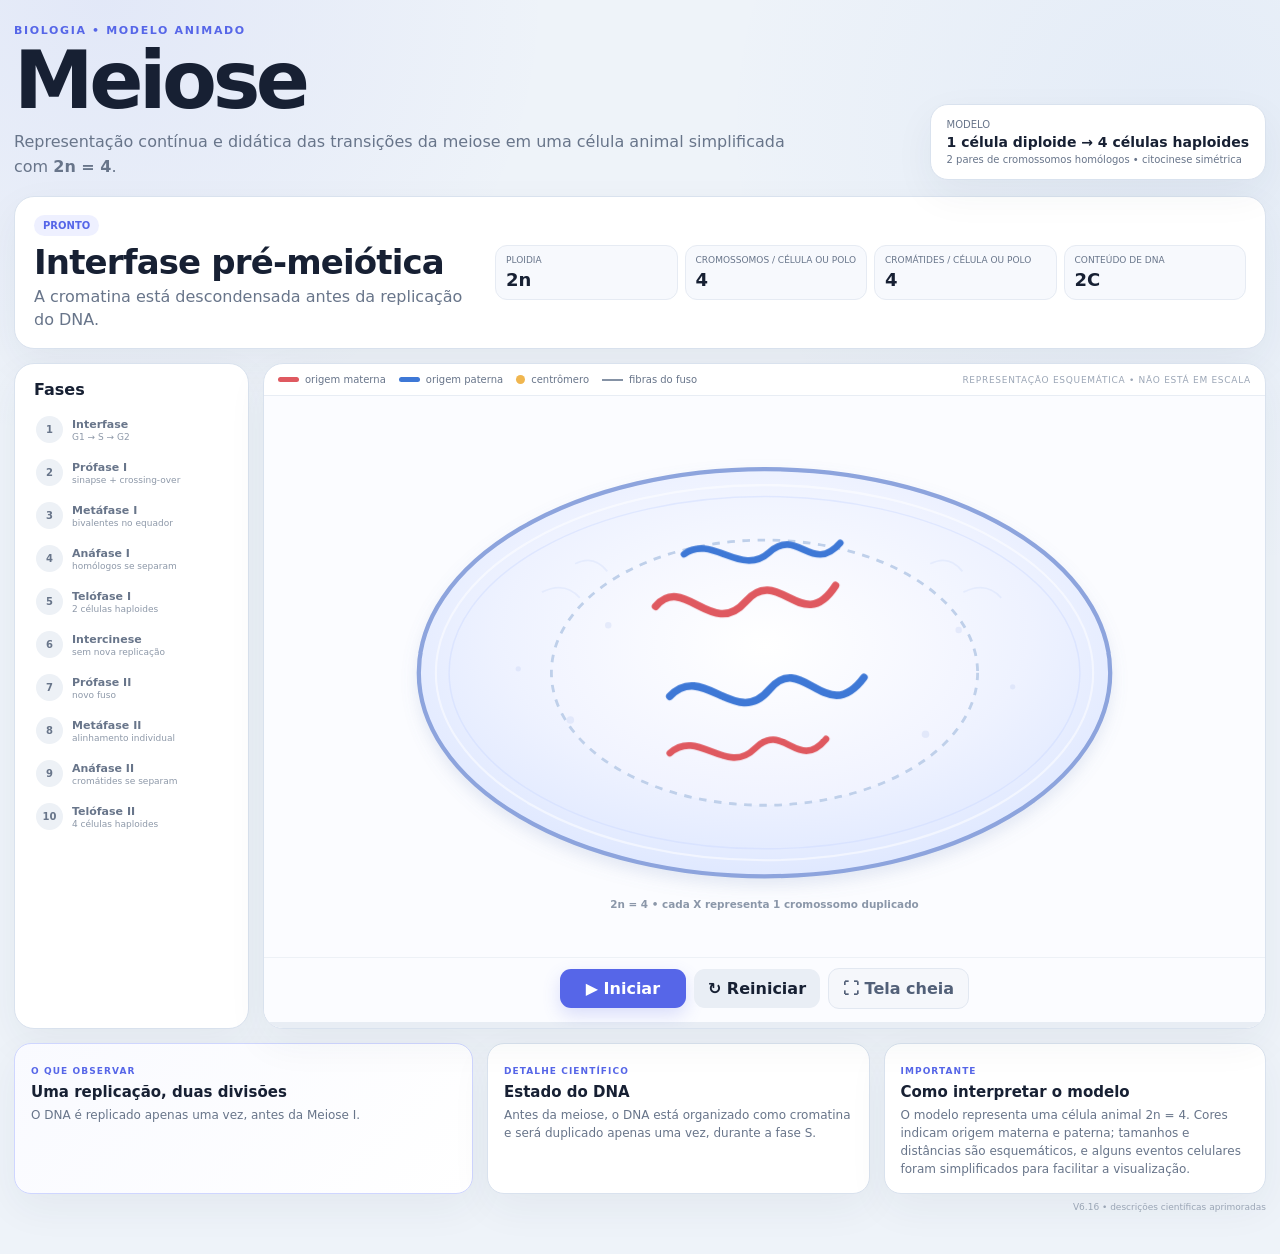
<file: index.html>
<!doctype html>
<html lang="pt-BR">
<head>
<meta charset="utf-8">
<meta name="viewport" content="width=device-width,initial-scale=1">
<meta name="theme-color" content="#eef3f9">
<title>Meiose — animação científica V6</title>
<style>
*{box-sizing:border-box}
:root{
  --bg:#eef3f9;--card:#ffffff;--ink:#172033;--muted:#68758a;--line:#d9e2ee;
  --accent:#5666e8;--accent2:#7b88ff;--soft:#eef0ff;--red:#df5960;--blue:#3e78d6;
  --gold:#f0b64f;--spindle:#8592a5;--green:#16845b;
}
html{scroll-behavior:smooth}
body{
  margin:0;color:var(--ink);
  font-family:Inter,ui-sans-serif,system-ui,-apple-system,BlinkMacSystemFont,"Segoe UI",sans-serif;
  background:
    radial-gradient(circle at 8% 0%,rgba(86,102,232,.08),transparent 26%),
    radial-gradient(circle at 92% 10%,rgba(62,120,214,.06),transparent 28%),
    var(--bg);
}
.page{width:min(1320px,calc(100% - 28px));margin:24px auto 42px}
.hero{display:flex;justify-content:space-between;gap:26px;align-items:flex-end;margin-bottom:16px}
.kicker{margin:0 0 7px;color:var(--accent);font-size:11px;font-weight:900;letter-spacing:.15em}
h1{margin:0;font-size:clamp(46px,7vw,80px);line-height:.93;letter-spacing:-.055em}
.hero .desc{max-width:790px;margin:12px 0 0;color:var(--muted);line-height:1.55}
.model-card,.status-card,.timeline,.animation-card,.note-card{
  background:var(--card);border:1px solid var(--line);box-shadow:0 14px 40px rgba(32,49,78,.055)
}
.model-card{min-width:275px;padding:14px 16px;border-radius:18px}
.model-card span,.model-card small{display:block;color:var(--muted);font-size:10px}
.model-card strong{display:block;margin:4px 0;font-size:14px}

.status-card{
  display:flex;justify-content:space-between;align-items:center;gap:22px;
  padding:17px 19px;border-radius:20px;margin-bottom:14px;
  min-height:118px
}
.status-copy{flex:1;min-width:0;min-height:84px}
.status-copy p{min-height:42px}
.stage-tag{display:inline-block;padding:5px 9px;border-radius:999px;background:var(--soft);color:var(--accent);font-size:10px;font-weight:900}
h2{margin:6px 0 3px;font-size:clamp(23px,3vw,34px);letter-spacing:-.025em}
.status-copy p{margin:0;color:var(--muted);line-height:1.45;max-width:720px}
.metrics{display:grid;grid-template-columns:repeat(4,1fr);gap:7px}
.metric{min-width:108px;padding:9px 10px;border-radius:12px;background:#f7f9fd;border:1px solid #e6ebf3}
.metric span{display:block;color:var(--muted);font-size:9px;line-height:1.2}
.metric strong{display:block;margin-top:3px;font-size:18px}

.layout{display:grid;grid-template-columns:235px minmax(0,1fr);gap:14px}
.timeline{border-radius:20px;padding:14px}
.timeline h3{margin:2px 5px 10px;font-size:16px}
.timeline ol{list-style:none;padding:0;margin:0;display:grid;gap:2px}
.timeline li{display:flex;align-items:center;gap:9px;padding:7px;border-radius:12px;color:var(--muted);transition:.2s}
.timeline li b{display:grid;place-items:center;flex:0 0 27px;width:27px;height:27px;border-radius:50%;background:#edf1f6;font-size:10px}
.timeline li strong,.timeline li small{display:block}
.timeline li strong{font-size:11px}.timeline li small{font-size:9px;margin-top:1px;color:#8e99a9}
.timeline li.active{background:var(--soft);color:var(--ink)}
.timeline li.active b{background:var(--accent);color:#fff}
.timeline li.done b{background:#dff3eb;color:var(--green)}

.animation-card{border-radius:20px;overflow:hidden;contain:layout paint;transform:translateZ(0)}
.legend-bar{
  display:flex;justify-content:space-between;gap:12px;align-items:center;
  padding:10px 14px;border-bottom:1px solid #e8edf4;color:var(--muted);font-size:10px
}
.legend{display:flex;flex-wrap:wrap;gap:13px}
.legend span{display:flex;align-items:center;gap:6px}
.swatch{display:inline-block;width:21px;height:5px;border-radius:999px}
.swatch.red{background:var(--red)}.swatch.blue{background:var(--blue)}
.dot{display:inline-block;width:9px;height:9px;border-radius:50%;background:var(--gold)}
.line{display:inline-block;width:21px;height:2px;background:var(--spindle)}
.schematic{font-size:9px;text-transform:uppercase;letter-spacing:.08em;color:#9ba6b6}
.scene-wrap{background:#fbfcff;padding:2px 8px 0}
#scene{display:block;width:100%;height:auto;max-height:620px;min-height:450px;shape-rendering:geometricPrecision;transform:translateZ(0)}
.svg-label{fill:#5666e8;font-size:17px;font-weight:900}
.svg-small{fill:#566277;font-size:13px;font-weight:780}
.svg-bottom{fill:#657188;font-size:13px;font-weight:900;letter-spacing:.045em}
.svg-hint{fill:#8b97a9;font-size:11px;font-weight:700}

.controls{
  display:flex;justify-content:center;align-items:center;gap:8px;flex-wrap:wrap;
  padding:10px 14px 13px;background:#fbfcff;border-top:1px solid #edf1f6
}
button{font:inherit}
button{border:0;border-radius:11px;padding:10px 14px;font-weight:850;cursor:pointer}
.primary{background:var(--accent);color:#fff;box-shadow:0 7px 18px rgba(86,102,232,.2);min-width:126px}
.secondary{background:#e9eef5;color:var(--ink)}
.ghost{background:#f5f7fb;color:#526078;border:1px solid #e2e8f1}
button:disabled{opacity:.5;cursor:default}
.progress{height:6px;background:#e8edf4}
#bar{height:100%;width:0;background:linear-gradient(90deg,var(--accent),var(--accent2));transition:width .6s cubic-bezier(.4,0,.2,1)}

.notes{display:grid;grid-template-columns:1.2fr 1fr 1fr;gap:14px;margin-top:14px}
.note-card{border-radius:17px;padding:15px 16px;min-height:148px}
.note-card>span{font-size:9px;color:var(--accent);font-weight:900;letter-spacing:.12em}
.note-card h3{margin:5px 0 5px;font-size:15px}
.note-card p{margin:0;color:var(--muted);line-height:1.5;font-size:12px}
.note-card.focus{border-color:#cfd6ff;background:linear-gradient(135deg,#f9faff,#fff)}
.version{text-align:right;color:#9aa5b5;font-size:9px;margin-top:8px}

@media(max-width:1020px){
  .status-card{display:block}.metrics{margin-top:13px}.layout{grid-template-columns:1fr}.timeline{order:2}
  .timeline ol{grid-template-columns:repeat(2,1fr)}
}
@media(max-width:740px){
  .status-card,.status-copy,.note-card{min-height:0}
  .hero{display:block}.model-card{margin-top:13px}.metrics{grid-template-columns:repeat(2,1fr)}
  .notes{grid-template-columns:1fr}.timeline ol{grid-template-columns:1fr}.legend-bar{display:block}
  .schematic{display:block;margin-top:7px}#scene{min-height:360px}
}
</style>
</head>
<body>
<main class="page">
<header class="hero">
  <div>
    <p class="kicker">BIOLOGIA • MODELO ANIMADO</p>
    <h1>Meiose</h1>
    <p class="desc">Representação contínua e didática das transições da meiose em uma célula animal simplificada com <strong>2n = 4</strong>.</p>
  </div>
  <div class="model-card">
    <span>MODELO</span>
    <strong>1 célula diploide → 4 células haploides</strong>
    <small>2 pares de cromossomos homólogos • citocinese simétrica</small>
  </div>
</header>

<section class="status-card">
  <div class="status-copy">
    <span id="stageTag" class="stage-tag">PRONTO</span>
    <h2 id="stageName">Interfase pré-meiótica</h2>
    <p id="stageText">A cromatina está descondensada antes da replicação do DNA.</p>
  </div>
  <div class="metrics">
    <div class="metric"><span>PLOIDIA</span><strong id="mPloidy">2n</strong></div>
    <div class="metric"><span>CROMOSSOMOS / CÉLULA OU POLO</span><strong id="mChrom">4</strong></div>
    <div class="metric"><span>CROMÁTIDES / CÉLULA OU POLO</span><strong id="mChromatids">4</strong></div>
    <div class="metric"><span>CONTEÚDO DE DNA</span><strong id="mDNA">2C</strong></div>
  </div>
</section>

<section class="layout">
  <aside class="timeline">
    <h3>Fases</h3>
    <ol id="timeline">
      <li data-n="1"><b>1</b><span><strong>Interfase</strong><small>G1 → S → G2</small></span></li>
      <li data-n="2"><b>2</b><span><strong>Prófase I</strong><small>sinapse + crossing-over</small></span></li>
      <li data-n="3"><b>3</b><span><strong>Metáfase I</strong><small>bivalentes no equador</small></span></li>
      <li data-n="4"><b>4</b><span><strong>Anáfase I</strong><small>homólogos se separam</small></span></li>
      <li data-n="5"><b>5</b><span><strong>Telófase I</strong><small>2 células haploides</small></span></li>
      <li data-n="6"><b>6</b><span><strong>Intercinese</strong><small>sem nova replicação</small></span></li>
      <li data-n="7"><b>7</b><span><strong>Prófase II</strong><small>novo fuso</small></span></li>
      <li data-n="8"><b>8</b><span><strong>Metáfase II</strong><small>alinhamento individual</small></span></li>
      <li data-n="9"><b>9</b><span><strong>Anáfase II</strong><small>cromátides se separam</small></span></li>
      <li data-n="10"><b>10</b><span><strong>Telófase II</strong><small>4 células haploides</small></span></li>
    </ol>
  </aside>

  <section class="animation-card">
    <div class="legend-bar">
      <div class="legend">
        <span><i class="swatch red"></i> origem materna</span>
        <span><i class="swatch blue"></i> origem paterna</span>
        <span><i class="dot"></i> centrômero</span>
        <span><i class="line"></i> fibras do fuso</span>
      </div>
      <span class="schematic">representação esquemática • não está em escala</span>
    </div>

    <div class="scene-wrap">
    <svg id="scene" viewBox="0 0 1040 590" role="img" aria-label="Animação das fases da meiose">
      <defs>
        <radialGradient id="cellFill" cx="50%" cy="40%" r="70%">
          <stop offset="0%" stop-color="#ffffff"/>
          <stop offset="55%" stop-color="#eef2ff"/>
          <stop offset="100%" stop-color="#d9e4ff"/>
        </radialGradient>
        <radialGradient id="nucleusFill" cx="50%" cy="40%" r="70%">
          <stop offset="0%" stop-color="#ffffff"/>
          <stop offset="100%" stop-color="#eef1ff"/>
        </radialGradient>
        <filter id="cellShadow" x="-20%" y="-20%" width="140%" height="140%">
          <feDropShadow dx="0" dy="8" stdDeviation="8" flood-color="#7d8fbf" flood-opacity="0.18"/>
        </filter>
        <filter id="chromShadow" x="-30%" y="-30%" width="160%" height="160%">
          <feDropShadow dx="0" dy="1.5" stdDeviation="1.2" flood-color="#6f7fb2" flood-opacity="0.28"/>
        </filter>
      </defs>
      <!-- CAMADA DE CÉLULAS -->
      <ellipse id="mainCell" cx="520" cy="290" rx="365" ry="215" fill="url(#cellFill)" stroke="#8da4dd" stroke-width="4.5" filter="url(#cellShadow)"/>
      <ellipse id="nucleus" cx="520" cy="290" rx="225" ry="140" fill="url(#nucleusFill)" stroke="#bfd0ea" stroke-width="3" stroke-dasharray="8 8"/>
      <ellipse cx="520" cy="290" rx="347" ry="198" fill="none" stroke="#ffffff" stroke-width="2.2" opacity="0.55"/>
      <ellipse cx="520" cy="290" rx="333" ry="186" fill="none" stroke="#c9d7ff" stroke-width="1.5" opacity="0.45"/>
      <g opacity="0.28" stroke="#c5d4f8" stroke-width="2" fill="none">
        <path d="M285 205 q24 -12 40 6"/>
        <path d="M320 175 q20 -10 34 8"/>
        <path d="M730 205 q24 -12 40 6"/>
        <path d="M695 175 q20 -10 34 8"/>
      </g>
      <g opacity="0.28" fill="#b9c9ef">
        <circle cx="315" cy="340" r="4"/><circle cx="355" cy="240" r="3.4"/><circle cx="690" cy="355" r="4"/>
        <circle cx="725" cy="245" r="3.4"/><circle cx="782" cy="305" r="2.8"/><circle cx="260" cy="286" r="2.8"/>
      </g>

      <!-- células-filhas I (atrás dos cromossomos) -->
      <g id="leftCellGroup" opacity="0">
      <ellipse id="leftCell" cx="430" cy="290" rx="175" ry="175" fill="url(#cellFill)" stroke="#8da4dd" stroke-width="4.5"/>
    </g>
      <g id="rightCellGroup" opacity="0">
      <ellipse id="rightCell" cx="610" cy="290" rx="175" ry="175" fill="url(#cellFill)" stroke="#8da4dd" stroke-width="4.5"/>
    </g>

      <!-- quatro células finais -->
      <g id="finalCells" opacity="0">
        <ellipse cx="290" cy="175" rx="128" ry="128" fill="url(#cellFill)" stroke="#8da4dd" stroke-width="4.5" filter="url(#cellShadow)"/>
        <ellipse cx="290" cy="175" rx="118" ry="118" fill="none" stroke="#ffffff" stroke-width="2" opacity="0.45"/>
        <ellipse cx="290" cy="405" rx="128" ry="128" fill="url(#cellFill)" stroke="#8da4dd" stroke-width="4.5" filter="url(#cellShadow)"/>
        <ellipse cx="290" cy="405" rx="118" ry="118" fill="none" stroke="#ffffff" stroke-width="2" opacity="0.45"/>
        <ellipse cx="750" cy="175" rx="128" ry="128" fill="url(#cellFill)" stroke="#8da4dd" stroke-width="4.5" filter="url(#cellShadow)"/>
        <ellipse cx="750" cy="175" rx="118" ry="118" fill="none" stroke="#ffffff" stroke-width="2" opacity="0.45"/>
        <ellipse cx="750" cy="405" rx="128" ry="128" fill="url(#cellFill)" stroke="#8da4dd" stroke-width="4.5" filter="url(#cellShadow)"/>
        <ellipse cx="750" cy="405" rx="118" ry="118" fill="none" stroke="#ffffff" stroke-width="2" opacity="0.45"/>
        <g opacity="0.22" stroke="#c3d0ef" stroke-width="1.8" fill="none">
          <path d="M220 125 q16 -9 26 5"/><path d="M795 126 q16 -9 26 5"/><path d="M220 356 q16 -9 26 5"/><path d="M795 356 q16 -9 26 5"/>
        </g>
        <g opacity="0.22" fill="#bfd0ee">
          <circle cx="240" cy="210" r="3"/><circle cx="815" cy="210" r="3"/><circle cx="240" cy="440" r="3"/><circle cx="815" cy="440" r="3"/>
        </g>
      </g>

      <!-- núcleos finais -->
      <g id="finalNuclei" opacity="0" fill="url(#nucleusFill)" stroke="#bfd0ea" stroke-width="2.5" stroke-dasharray="7 7">
        <ellipse cx="290" cy="175" rx="82" ry="82"/>
        <ellipse cx="290" cy="405" rx="82" ry="82"/>
        <ellipse cx="750" cy="175" rx="82" ry="82"/>
        <ellipse cx="750" cy="405" rx="82" ry="82"/>
      </g>

      <!-- CROMATINA NA INTERFASE -->
      <g id="chromatin">
        <path d="M405 220 C435 185,465 255,500 215 S560 252,595 198" fill="none" stroke="#df5960" stroke-width="8" stroke-linecap="round"/>
        <path d="M420 315 C455 278,490 350,525 308 S585 349,625 295" fill="none" stroke="#3e78d6" stroke-width="8" stroke-linecap="round"/>
        <path d="M420 375 C450 348,480 400,510 370 S555 396,585 360" fill="none" stroke="#df5960" stroke-width="7" stroke-linecap="round"/>
        <path d="M435 165 C465 143,495 190,525 163 S570 187,600 153" fill="none" stroke="#3e78d6" stroke-width="7" stroke-linecap="round"/>
      </g>
      <g id="chromatinCopies" opacity="0">
        <path d="M413 228 C443 193,473 263,508 223 S568 260,603 206" fill="none" stroke="#df5960" stroke-width="5" stroke-linecap="round" opacity=".55"/>
        <path d="M428 323 C463 286,498 358,533 316 S593 357,633 303" fill="none" stroke="#3e78d6" stroke-width="5" stroke-linecap="round" opacity=".55"/>
        <path d="M428 383 C458 356,488 408,518 378 S563 404,593 368" fill="none" stroke="#df5960" stroke-width="5" stroke-linecap="round" opacity=".55"/>
        <path d="M443 173 C473 151,503 198,533 171 S578 195,608 161" fill="none" stroke="#3e78d6" stroke-width="5" stroke-linecap="round" opacity=".55"/>
      </g>

      <!-- ESTRUTURAS DO FUSO I -->
      <line id="equatorI" x1="520" y1="110" x2="520" y2="465" stroke="#abb7c8" stroke-width="2" stroke-dasharray="7 9" opacity="0"/>
      <g id="polesI" opacity="0">
        <g transform="translate(170 290)">
          <circle r="9" fill="#f7c76d" stroke="#d69338" stroke-width="1.8"/>
          <circle cx="-7" cy="-4" r="3.1" fill="#ffd996" stroke="#d69338" stroke-width="1"/>
          <circle cx="7" cy="4" r="3.1" fill="#ffd996" stroke="#d69338" stroke-width="1"/>
          <circle cx="-5" cy="7" r="3.1" fill="#ffd996" stroke="#d69338" stroke-width="1"/>
        </g>
        <g transform="translate(870 290)">
          <circle r="9" fill="#f7c76d" stroke="#d69338" stroke-width="1.8"/>
          <circle cx="-7" cy="-4" r="3.1" fill="#ffd996" stroke="#d69338" stroke-width="1"/>
          <circle cx="7" cy="4" r="3.1" fill="#ffd996" stroke="#d69338" stroke-width="1"/>
          <circle cx="-5" cy="7" r="3.1" fill="#ffd996" stroke="#d69338" stroke-width="1"/>
        </g>
      </g>
      <g id="fibersI" opacity="0" stroke="#e0cfa1" stroke-width="1.35">
        <line id="fI1" x1="170" y1="290" x2="490" y2="215"/>
        <line id="fI2" x1="170" y1="290" x2="490" y2="355"/>
        <line id="fI3" x1="870" y1="290" x2="550" y2="215"/>
        <line id="fI4" x1="870" y1="290" x2="550" y2="355"/>
      </g>

      <!-- ESTRUTURAS DO FUSO II -->
      <g id="polesII" opacity="0">
        <g transform="translate(300 105)"><circle r="8" fill="#f7c76d" stroke="#d69338" stroke-width="1.6"/><circle cx="-6" cy="-3" r="2.7" fill="#ffd996" stroke="#d69338" stroke-width="0.9"/><circle cx="6" cy="4" r="2.7" fill="#ffd996" stroke="#d69338" stroke-width="0.9"/><circle cx="-4" cy="6" r="2.7" fill="#ffd996" stroke="#d69338" stroke-width="0.9"/></g>
        <g transform="translate(300 475)"><circle r="8" fill="#f7c76d" stroke="#d69338" stroke-width="1.6"/><circle cx="-6" cy="-3" r="2.7" fill="#ffd996" stroke="#d69338" stroke-width="0.9"/><circle cx="6" cy="4" r="2.7" fill="#ffd996" stroke="#d69338" stroke-width="0.9"/><circle cx="-4" cy="6" r="2.7" fill="#ffd996" stroke="#d69338" stroke-width="0.9"/></g>
        <g transform="translate(740 105)"><circle r="8" fill="#f7c76d" stroke="#d69338" stroke-width="1.6"/><circle cx="-6" cy="-3" r="2.7" fill="#ffd996" stroke="#d69338" stroke-width="0.9"/><circle cx="6" cy="4" r="2.7" fill="#ffd996" stroke="#d69338" stroke-width="0.9"/><circle cx="-4" cy="6" r="2.7" fill="#ffd996" stroke="#d69338" stroke-width="0.9"/></g>
        <g transform="translate(740 475)"><circle r="8" fill="#f7c76d" stroke="#d69338" stroke-width="1.6"/><circle cx="-6" cy="-3" r="2.7" fill="#ffd996" stroke="#d69338" stroke-width="0.9"/><circle cx="6" cy="4" r="2.7" fill="#ffd996" stroke="#d69338" stroke-width="0.9"/><circle cx="-4" cy="6" r="2.7" fill="#ffd996" stroke="#d69338" stroke-width="0.9"/></g>
      </g>
      <line id="eq2L" x1="130" y1="290" x2="455" y2="290" stroke="#abb7c8" stroke-width="2" stroke-dasharray="7 9" opacity="0"/>
      <line id="eq2R" x1="585" y1="290" x2="910" y2="290" stroke="#abb7c8" stroke-width="2" stroke-dasharray="7 9" opacity="0"/>
      <g id="fibersII" opacity="0" stroke="#e0cfa1" stroke-width="1.25">
        <line id="f2a" x1="300" y1="105" x2="270" y2="290"/><line id="f2b" x1="300" y1="475" x2="270" y2="290"/>
        <line id="f2c" x1="300" y1="105" x2="330" y2="290"/><line id="f2d" x1="300" y1="475" x2="330" y2="290"/>
        <line id="f2e" x1="740" y1="105" x2="710" y2="290"/><line id="f2f" x1="740" y1="475" x2="710" y2="290"/>
        <line id="f2g" x1="740" y1="105" x2="770" y2="290"/><line id="f2h" x1="740" y1="475" x2="770" y2="290"/>
      </g>
      <g id="anaphaseFibersII" opacity="0" stroke="#e0cfa1" stroke-width="1.25">
        <line id="af1" x1="300" y1="105" x2="270" y2="290"/><line id="af2" x1="300" y1="475" x2="270" y2="290"/>
        <line id="af5" x1="300" y1="105" x2="330" y2="290"/><line id="af6" x1="300" y1="475" x2="330" y2="290"/>
        <line id="af3" x1="740" y1="105" x2="710" y2="290"/><line id="af4" x1="740" y1="475" x2="710" y2="290"/>
        <line id="af7" x1="740" y1="105" x2="770" y2="290"/><line id="af8" x1="740" y1="475" x2="770" y2="290"/>
      </g>

      <!-- CROMOSSOMOS CONDENSADOS -->
      <g id="mLong" opacity="0" filter="url(#chromShadow)">
        <line x1="-20" y1="-38" x2="0" y2="0" stroke="#df5960" stroke-width="10" stroke-linecap="round"/>
        <line id="mSwap" x1="20" y1="-38" x2="0" y2="0" stroke="#df5960" stroke-width="10" stroke-linecap="round"/>
        <circle id="mGene1" cx="6" cy="-11" r="3.1" fill="#df5960"/>
        <circle id="mGene2" cx="11" cy="-21" r="3.1" fill="#df5960"/>
        <circle id="mGene3" cx="16" cy="-31" r="3.1" fill="#df5960"/>
        <line x1="0" y1="0" x2="20" y2="38" stroke="#df5960" stroke-width="10" stroke-linecap="round"/>
        <line x1="0" y1="0" x2="-20" y2="38" stroke="#df5960" stroke-width="10" stroke-linecap="round"/>
        <line x1="-18" y1="-34" x2="0" y2="0" stroke="#ffffff" stroke-width="4.4" stroke-linecap="round" opacity="0.28"/>
        <line x1="0" y1="0" x2="18" y2="34" stroke="#ffffff" stroke-width="4.4" stroke-linecap="round" opacity="0.18"/>
        <circle r="6.5" fill="#f0b64f" stroke="#fff7df" stroke-width="2"/>
      </g>
      <g id="pLong" opacity="0" filter="url(#chromShadow)">
        <line x1="-20" y1="-38" x2="0" y2="0" stroke="#3e78d6" stroke-width="10" stroke-linecap="round"/>
        <line id="pSwap" x1="20" y1="-38" x2="0" y2="0" stroke="#3e78d6" stroke-width="10" stroke-linecap="round"/>
        <circle id="pGene1" cx="6" cy="-11" r="3.1" fill="#3e78d6"/>
        <circle id="pGene2" cx="11" cy="-21" r="3.1" fill="#3e78d6"/>
        <circle id="pGene3" cx="16" cy="-31" r="3.1" fill="#3e78d6"/>
        <line x1="0" y1="0" x2="20" y2="38" stroke="#3e78d6" stroke-width="10" stroke-linecap="round"/>
        <line x1="0" y1="0" x2="-20" y2="38" stroke="#3e78d6" stroke-width="10" stroke-linecap="round"/>
        <line x1="-18" y1="-34" x2="0" y2="0" stroke="#ffffff" stroke-width="4.4" stroke-linecap="round" opacity="0.28"/>
        <line x1="0" y1="0" x2="18" y2="34" stroke="#ffffff" stroke-width="4.4" stroke-linecap="round" opacity="0.18"/>
        <circle r="6.5" fill="#f0b64f" stroke="#fff7df" stroke-width="2"/>
      </g>
      <g id="mShort" opacity="0" filter="url(#chromShadow)">
        <line x1="-15" y1="-28" x2="0" y2="0" stroke="#df5960" stroke-width="9" stroke-linecap="round"/>
        <line id="mShortSwap" x1="15" y1="-28" x2="0" y2="0" stroke="#df5960" stroke-width="9" stroke-linecap="round"/>
        <circle id="mShortGene1" cx="4" cy="-8" r="2.6" fill="#df5960"/>
        <circle id="mShortGene2" cx="8" cy="-16" r="2.6" fill="#df5960"/>
        <circle id="mShortGene3" cx="12" cy="-23" r="2.6" fill="#df5960"/>
        <line x1="0" y1="0" x2="15" y2="28" stroke="#df5960" stroke-width="9" stroke-linecap="round"/>
        <line x1="0" y1="0" x2="-15" y2="28" stroke="#df5960" stroke-width="9" stroke-linecap="round"/>
        <line x1="-13" y1="-24" x2="0" y2="0" stroke="#ffffff" stroke-width="3.9" stroke-linecap="round" opacity="0.28"/>
        <line x1="0" y1="0" x2="13" y2="24" stroke="#ffffff" stroke-width="3.9" stroke-linecap="round" opacity="0.18"/>
        <circle r="6" fill="#f0b64f" stroke="#fff7df" stroke-width="2"/>
      </g>
      <g id="pShort" opacity="0" filter="url(#chromShadow)">
        <line x1="-15" y1="-28" x2="0" y2="0" stroke="#3e78d6" stroke-width="9" stroke-linecap="round"/>
        <line id="pShortSwap" x1="15" y1="-28" x2="0" y2="0" stroke="#3e78d6" stroke-width="9" stroke-linecap="round"/>
        <circle id="pShortGene1" cx="4" cy="-8" r="2.6" fill="#3e78d6"/>
        <circle id="pShortGene2" cx="8" cy="-16" r="2.6" fill="#3e78d6"/>
        <circle id="pShortGene3" cx="12" cy="-23" r="2.6" fill="#3e78d6"/>
        <line x1="0" y1="0" x2="15" y2="28" stroke="#3e78d6" stroke-width="9" stroke-linecap="round"/>
        <line x1="0" y1="0" x2="-15" y2="28" stroke="#3e78d6" stroke-width="9" stroke-linecap="round"/>
        <line x1="-13" y1="-24" x2="0" y2="0" stroke="#ffffff" stroke-width="3.9" stroke-linecap="round" opacity="0.28"/>
        <line x1="0" y1="0" x2="13" y2="24" stroke="#ffffff" stroke-width="3.9" stroke-linecap="round" opacity="0.18"/>
        <circle r="6" fill="#f0b64f" stroke="#fff7df" stroke-width="2"/>
      </g>

      <!-- crossing-over -->
      <path id="chiasma" d="M500 200 L540 230 M540 200 L500 230" fill="none" stroke="#5666e8" stroke-width="3.5" stroke-linecap="round" opacity="0"/>

      <!-- cromátides separadas -->
      <g id="singles" opacity="0">
        <g id="s1">
          <line x1="0" y1="-30" x2="0" y2="30" stroke="#df5960" stroke-width="10" stroke-linecap="round"/>
          <line x1="0" y1="-30" x2="0" y2="-5" stroke="#3e78d6" stroke-width="10" stroke-linecap="round"/>
          
          <circle r="6" fill="#f0b64f"/>
        </g>
        <g id="s2"><line x1="0" y1="-30" x2="0" y2="30" stroke="#df5960" stroke-width="10" stroke-linecap="round"/><circle r="6" fill="#f0b64f"/></g>
        <g id="s3">
          <line x1="0" y1="-30" x2="0" y2="30" stroke="#3e78d6" stroke-width="10" stroke-linecap="round"/>
          <line x1="0" y1="-30" x2="0" y2="-5" stroke="#df5960" stroke-width="10" stroke-linecap="round"/>
          
          <circle r="6" fill="#f0b64f"/>
        </g>
        <g id="s4"><line x1="0" y1="-30" x2="0" y2="30" stroke="#3e78d6" stroke-width="10" stroke-linecap="round"/><circle r="6" fill="#f0b64f"/></g>
        <g id="s5"><line x1="0" y1="-22" x2="0" y2="22" stroke="#3e78d6" stroke-width="9" stroke-linecap="round"/><circle r="5" fill="#f0b64f"/></g>
        <g id="s6">
          <line x1="0" y1="-22" x2="0" y2="22" stroke="#3e78d6" stroke-width="9" stroke-linecap="round"/>
          <line x1="0" y1="-22" x2="0" y2="-4" stroke="#df5960" stroke-width="9" stroke-linecap="round"/>
          
          <circle r="5" fill="#f0b64f"/>
        </g>
        <g id="s7"><line x1="0" y1="-22" x2="0" y2="22" stroke="#df5960" stroke-width="9" stroke-linecap="round"/><circle r="5" fill="#f0b64f"/></g>
        <g id="s8">
          <line x1="0" y1="-22" x2="0" y2="22" stroke="#df5960" stroke-width="9" stroke-linecap="round"/>
          <line x1="0" y1="-22" x2="0" y2="-4" stroke="#3e78d6" stroke-width="9" stroke-linecap="round"/>
          
          <circle r="5" fill="#f0b64f"/>
        </g>
      </g>

      <!-- cromatina descondensada final -->
      <g id="finalChromatin" opacity="0" fill="none" stroke-linecap="round" stroke-linejoin="round">
        <!-- célula 1: cromossomo longo recombinante + curto não recombinante -->
        <path d="M236 162 C255 144,278 150,296 168 S330 188,352 170" stroke="#df5960" stroke-width="7"/>
        <path d="M236 162 C248 151,260 151,270 158" stroke="#3e78d6" stroke-width="7"/>


        <path d="M242 198 C258 184,278 186,296 202 S327 221,344 205" stroke="#3e78d6" stroke-width="6"/>

        <!-- célula 2: longo não recombinante + curto recombinante -->
        <path d="M236 392 C255 374,278 380,296 398 S330 418,352 400" stroke="#df5960" stroke-width="7"/>
        <path d="M242 428 C258 414,278 416,296 432 S327 451,344 435" stroke="#3e78d6" stroke-width="6"/>
        <path d="M242 428 C251 420,260 420,269 425" stroke="#df5960" stroke-width="6"/>



        <!-- célula 3: cromossomo longo recombinante + curto não recombinante -->
        <path d="M696 162 C715 144,738 150,756 168 S790 188,812 170" stroke="#3e78d6" stroke-width="7"/>
        <path d="M696 162 C708 151,720 151,730 158" stroke="#df5960" stroke-width="7"/>


        <path d="M702 198 C718 184,738 186,756 202 S787 221,804 205" stroke="#df5960" stroke-width="6"/>

        <!-- célula 4: longo não recombinante + curto recombinante -->
        <path d="M696 392 C715 374,738 380,756 398 S790 418,812 400" stroke="#3e78d6" stroke-width="7"/>
        <path d="M702 428 C718 414,738 416,756 432 S787 451,804 435" stroke="#df5960" stroke-width="6"/>
        <path d="M702 428 C711 420,720 420,729 425" stroke="#3e78d6" stroke-width="6"/>


      </g>

      <!-- textos dentro do SVG -->
      <text id="phaseCallout" x="520" y="38" text-anchor="middle" class="svg-label" opacity="0"></text>
      <text id="subCallout" x="520" y="60" text-anchor="middle" class="svg-small" opacity="0"></text>
      <text id="bottomLabel" x="520" y="562" text-anchor="middle" class="svg-bottom" opacity="0"></text>
      <text id="modelHint" x="520" y="538" text-anchor="middle" class="svg-hint">2n = 4 • cada X representa 1 cromossomo duplicado</text>
    </svg>
    </div>

    <div class="controls">
      <button id="playBtn" class="primary">▶ Iniciar</button>
      <button id="restartBtn" class="secondary">↻ Reiniciar</button>
      <button id="fullscreenBtn" class="ghost">⛶ Tela cheia</button>
    </div>
    <div class="progress"><div id="bar"></div></div>
  </section>
</section>

<section class="notes">
  <article class="note-card focus">
    <span>O QUE OBSERVAR</span>
    <h3 id="noteTitle">Uma replicação, duas divisões</h3>
    <p id="noteText">O DNA é replicado apenas uma vez, antes da Meiose I.</p>
  </article>
  <article class="note-card science-card">
    <span>DETALHE CIENTÍFICO</span>
    <h3 id="scienceTitle">Estado do DNA</h3>
    <p id="scienceText">Antes da meiose, o DNA está organizado como cromatina e será duplicado apenas uma vez, durante a fase S.</p>
  </article>
  <article class="note-card">
    <span>IMPORTANTE</span>
    <h3>Como interpretar o modelo</h3>
    <p>O modelo representa uma célula animal 2n = 4. Cores indicam origem materna e paterna; tamanhos e distâncias são esquemáticos, e alguns eventos celulares foram simplificados para facilitar a visualização.</p>
  </article>
</section>
<div class="version">V6.16 • descrições científicas aprimoradas</div>
</main>

<script>
const $=id=>document.getElementById(id);
const timeline=[...document.querySelectorAll("#timeline li")];
const playBtn=$("playBtn"),restartBtn=$("restartBtn"),fullscreenBtn=$("fullscreenBtn");
let paused=false,autoMode=false,animating=false,currentStage=0,speed=.82;

const E={
 mainCell:$("mainCell"),nucleus:$("nucleus"),chromatin:$("chromatin"),copies:$("chromatinCopies"),
 callout:$("phaseCallout"),sub:$("subCallout"),equatorI:$("equatorI"),polesI:$("polesI"),fibersI:$("fibersI"),
 mLong:$("mLong"),pLong:$("pLong"),mShort:$("mShort"),pShort:$("pShort"),cross:null,chiasma:$("chiasma"),
 left:$("leftCell"),right:$("rightCell"),leftGroup:$("leftCellGroup"),rightGroup:$("rightCellGroup"),polesII:$("polesII"),eq2L:$("eq2L"),eq2R:$("eq2R"),fibersII:$("fibersII"),
 aFibers:$("anaphaseFibersII"),singles:$("singles"),finalCells:$("finalCells"),finalNuclei:$("finalNuclei"),
 finalChromatin:$("finalChromatin"),bottom:$("bottomLabel"),hint:$("modelHint"),
 single:[$("s1"),$("s2"),$("s3"),$("s4"),$("s5"),$("s6"),$("s7"),$("s8")]
};
const C={mLong:[420,225],pLong:[620,225],mShort:[420,360],pShort:[620,360]};
const S={};

function ease(t){return t<.5?4*t*t*t:1-Math.pow(-2*t+2,3)/2}
function lerp(a,b,t){return a+(b-a)*t}
function tween(ms,fn){
 return new Promise(resolve=>{
  let elapsed=0,last=performance.now();
  function frame(now){
   if(!paused){
    elapsed+=(now-last)*speed;
    const t=Math.min(elapsed/ms,1);
    fn(ease(t));
    if(t>=1){resolve();return}
   }
   last=now;requestAnimationFrame(frame)
  }
  requestAnimationFrame(frame)
 })
}
function wait(ms){return tween(ms,()=>{})}
function fade(el,a,b,ms=500){el.style.opacity=a;return tween(ms,t=>el.style.opacity=lerp(a,b,t))}
function setPos(el,x,y,key){
 el.setAttribute("transform",`translate(${x} ${y})`);
 if(key){C[key]=[x,y];updateFibersI()}
}
function move(el,a,b,ms=900,key){
 return tween(ms,t=>{
  const x=lerp(a[0],b[0],t),y=lerp(a[1],b[1],t);
  setPos(el,x,y,key)
 })
}
function attr(el,name,a,b,ms=700){return tween(ms,t=>el.setAttribute(name,lerp(a,b,t)))}
function setSingle(el,x,y,key){
 el.setAttribute("transform",`translate(${x} ${y})`);
 S[key]=[x,y];updateAnaphaseFibers()
}
function moveSingle(el,a,b,ms,key){
 return tween(ms,t=>setSingle(el,lerp(a[0],b[0],t),lerp(a[1],b[1],t),key))
}
function setStage(s){
 $("stageTag").textContent=`ETAPA ${s.n} DE 10`;
 $("stageName").textContent=s.name;$("stageText").textContent=s.text;
 $("mPloidy").textContent=s.ploidy;$("mChrom").textContent=s.chrom;
 $("mChromatids").textContent=s.chromatids;$("mDNA").textContent=s.dna;
 $("noteTitle").textContent=s.noteTitle;$("noteText").textContent=s.note;
 $("scienceTitle").textContent=s.scienceTitle;$("scienceText").textContent=s.science;
 $("bar").style.width=s.progress+"%";
 timeline.forEach(li=>{
  const n=+li.dataset.n;li.classList.toggle("active",n===s.n);li.classList.toggle("done",n<s.n)
 })
}
function showCallout(main,sub=""){
 E.callout.textContent=main;E.sub.textContent=sub;
 return Promise.all([fade(E.callout,0,1,280),sub?fade(E.sub,0,1,280):Promise.resolve()])
}
function hideCallout(){
 return Promise.all([fade(E.callout,+E.callout.style.opacity||1,0,220),fade(E.sub,+E.sub.style.opacity||0,0,220)])
}
function updateFibersI(){
 const pairs=[["fI1",170,290,C.mLong],["fI2",170,290,C.pShort],["fI3",870,290,C.pLong],["fI4",870,290,C.mShort]];
 pairs.forEach(([id,x1,y1,p])=>{const l=$(id);if(!l||!p)return;l.setAttribute("x1",x1);l.setAttribute("y1",y1);l.setAttribute("x2",p[0]);l.setAttribute("y2",p[1])})
}
function updateAnaphaseFibers(){
 const defs=[
  ["af1",300,105,S.s1],["af2",300,475,S.s2],["af5",300,105,S.s5],["af6",300,475,S.s6],
  ["af3",740,105,S.s3],["af4",740,475,S.s4],["af7",740,105,S.s7],["af8",740,475,S.s8]
 ];
 defs.forEach(([id,x1,y1,p])=>{const l=$(id);if(!l||!p)return;l.setAttribute("x1",x1);l.setAttribute("y1",y1);l.setAttribute("x2",p[0]);l.setAttribute("y2",p[1])})
}
function updateButtons(){
 if(currentStage>=10){
  playBtn.textContent="✓ Concluído";
  playBtn.disabled=true
 } else {
  playBtn.disabled=false
 }
}
function stageDone(){
 currentStage++;animating=false;
 if(!autoMode && currentStage>0 && currentStage<10) playBtn.textContent="▶ Continuar";
 updateButtons()
}
function forceOpacity(el,value){
 if(el) el.style.opacity=value;
}
function cleanupLinesForStage(stageNumber){
 // Hide line systems that belong strictly to earlier/later phases.
 if(stageNumber>=5){
  forceOpacity(E.equatorI,0);forceOpacity(E.fibersI,0);forceOpacity(E.polesI,0);
 }
 if(stageNumber<7 || stageNumber>=10){
  if(stageNumber<7){forceOpacity(E.eq2L,0);forceOpacity(E.eq2R,0);forceOpacity(E.fibersII,0);forceOpacity(E.polesII,0);forceOpacity(E.aFibers,0);}
 }
 if(stageNumber>=9){
  forceOpacity(E.eq2L,0);forceOpacity(E.eq2R,0);forceOpacity(E.fibersII,0);
 }
 if(stageNumber>=10){
  forceOpacity(E.aFibers,0);forceOpacity(E.polesII,0);
 }
}

setPos(E.mLong,420,225,"mLong");setPos(E.pLong,620,225,"pLong");setPos(E.mShort,420,360,"mShort");setPos(E.pShort,620,360,"pShort");

async function p1(){
 cleanupLinesForStage(1);
 E.hint.textContent="2n = 4 • cromatina descondensada durante a interfase";
 setStage({n:1,name:"Interfase pré-meiótica — G1, S e G2",
text:"Antes da Meiose I, a célula cresce e replica o DNA. Na fase S, cada cromossomo é duplicado e passa a ser formado por duas cromátides-irmãs ligadas na região do centrômero.",
ploidy:"2n",chrom:"4",chromatids:"4 → 8",dna:"2C → 4C",
noteTitle:"Uma replicação antes de duas divisões",
note:"A quantidade de DNA dobra na fase S, mas o número de cromossomos continua 4, porque as cromátides-irmãs permanecem unidas e ainda pertencem ao mesmo cromossomo.",
scienceTitle:"Replicação não altera a ploidia",
science:"A célula permanece diploide (2n = 4) durante toda a interfase. A ploidia indica conjuntos de cromossomos homólogos; duplicar o DNA não cria novos conjuntos homólogos.",
progress:10});
 await showCallout("G1 → S → G2","na fase S: 2C → 4C");
 await fade(E.copies,0,1,1050);await wait(450)
}
async function p2(){
 cleanupLinesForStage(2);
 await hideCallout();
 E.hint.textContent="2n = 4 • cada X representa 1 cromossomo duplicado";
 setStage({n:2,name:"Prófase I — sinapse e crossing-over",
text:"Os cromossomos duplicados se condensam e os homólogos se emparelham por sinapse, formando bivalentes. Entre cromátides não-irmãs podem ocorrer trocas recíprocas de segmentos de DNA.",
ploidy:"2n",chrom:"4",chromatids:"8",dna:"4C",
noteTitle:"Crossing-over gera cromátides recombinantes",
note:"A troca ocorre entre cromátides não-irmãs de cromossomos homólogos. Depois do evento, algumas cromátides passam a reunir trechos de origem materna e paterna.",
scienceTitle:"Bivalentes, tétrades e quiasmas",
science:"Cada bivalente reúne dois cromossomos homólogos e quatro cromátides, por isso também pode ser chamado de tétrade. Os quiasmas são as regiões em que os homólogos permanecem visivelmente associados após a recombinação.",
progress:22});
 await Promise.all([fade(E.chromatin,1,0,600),fade(E.copies,1,0,600),fade(E.nucleus,1,.15,650),fade(E.mLong,0,1,520),fade(E.pLong,0,1,520),fade(E.mShort,0,1,520),fade(E.pShort,0,1,520)]);
 await showCallout("Sinapse dos homólogos","formação de bivalentes (tétrades)");
 await Promise.all([move(E.mLong,[420,225],[485,215],820,"mLong"),move(E.pLong,[620,225],[555,215],820,"pLong"),move(E.mShort,[420,360],[485,360],820,"mShort"),move(E.pShort,[620,360],[555,360],820,"pShort")]);
 await hideCallout();
 await Promise.all([fade(E.chiasma,0,1,280),showCallout("Crossing-over","segmentos e características passam do vermelho para o azul e vice-versa")]);
 $("mSwap").setAttribute("stroke","#3e78d6");$("pSwap").setAttribute("stroke","#df5960");
 $("mShortSwap").setAttribute("stroke","#3e78d6");$("pShortSwap").setAttribute("stroke","#df5960");
 [["mGene1","#3e78d6"],["mGene2","#3e78d6"],["mGene3","#3e78d6"],
  ["pGene1","#df5960"],["pGene2","#df5960"],["pGene3","#df5960"],
  ["mShortGene1","#3e78d6"],["mShortGene2","#3e78d6"],["mShortGene3","#3e78d6"],
  ["pShortGene1","#df5960"],["pShortGene2","#df5960"],["pShortGene3","#df5960"]]
 .forEach(([id,color])=>$(id).setAttribute("fill",color));
 await wait(700);
 await Promise.all([fade(E.chiasma,1,0,280),fade(E.nucleus,.15,0,320)])
}
async function p3(){
 cleanupLinesForStage(3);
 setStage({n:3,name:"Metáfase I",
text:"Os bivalentes se posicionam no plano equatorial. Cada cromossomo homólogo está conectado a fibras do fuso orientadas para polos opostos.",
ploidy:"2n",chrom:"4",chromatids:"8",dna:"4C",
noteTitle:"Os pares se orientam de forma independente",
note:"A posição de cada par homólogo no equador é independente da posição dos outros pares. Isso contribui para diferentes combinações cromossômicas nas células-filhas.",
scienceTitle:"O que diferencia a Metáfase I",
science:"Os cromossomos se alinham em pares homólogos, não individualmente. As cromátides-irmãs de um mesmo cromossomo permanecem associadas enquanto os homólogos ficam orientados para polos opostos.",
progress:34});
 await hideCallout();
 await showCallout("Metáfase I","os pares de homólogos permanecem alinhados no equador");
 E.bottom.textContent="MEIOSE I • divisão reducional";
 await Promise.all([fade(E.equatorI,0,1,300),fade(E.polesI,0,1,380),fade(E.fibersI,0,1,420),fade(E.bottom,0,1,260),
  move(E.mLong,[485,215],[490,215],520,"mLong"),move(E.pLong,[555,215],[550,215],520,"pLong"),
  move(E.mShort,[485,360],[490,355],520,"mShort"),move(E.pShort,[555,360],[550,355],520,"pShort")]);
 await wait(450)
}
async function p4(){
 cleanupLinesForStage(4);
 setStage({n:4,name:"Anáfase I",
text:"Os cromossomos homólogos de cada bivalente se separam e migram para polos opostos. As cromátides-irmãs permanecem unidas.",
ploidy:"n por polo",chrom:"2 por polo",chromatids:"4 por polo",dna:"2C por polo",
noteTitle:"A Meiose I separa cromossomos homólogos",
note:"O centrômero não se divide nesta etapa. Cada cromossomo ainda possui duas cromátides-irmãs e migra inteiro para um dos polos.",
scienceTitle:"Divisão reducional",
science:"A separação dos homólogos reduz de dois conjuntos cromossômicos para um conjunto em cada polo. Por isso, a Meiose I é chamada de divisão reducional.",
progress:46});
 await hideCallout();
 await showCallout("Anáfase I","os cromossomos homólogos se separam; as cromátides-irmãs ficam unidas");
 await fade(E.equatorI,1,0,250);
 await Promise.all([move(E.mLong,[490,215],[285,225],1200,"mLong"),move(E.pShort,[550,355],[335,350],1200,"pShort"),move(E.pLong,[550,215],[755,225],1200,"pLong"),move(E.mShort,[490,355],[705,350],1200,"mShort")]);
 await wait(300)
}
async function p5(){
 cleanupLinesForStage(5);
 setStage({n:5,name:"Telófase I + citocinese",
text:"Os cromossomos chegam aos polos e o citoplasma se divide, formando duas células haploides. Cada cromossomo ainda permanece duplicado.",
ploidy:"n",chrom:"2",chromatids:"4",dna:"2C",
noteTitle:"Duas células haploides, mas DNA ainda duplicado",
note:"Cada célula possui apenas um cromossomo de cada par homólogo, porém cada cromossomo continua formado por duas cromátides-irmãs.",
scienceTitle:"Envelope nuclear pode variar",
science:"Em algumas células, o envelope nuclear se reorganiza brevemente após a Meiose I; em outras, a transição para a Meiose II ocorre sem uma telófase completa. O modelo simplifica essa variação.",
progress:57});
 await hideCallout();
 await showCallout("Telófase I + citocinese","formam-se duas células haploides com cromossomos ainda duplicados");
 await Promise.all([fade(E.fibersI,1,0,280),fade(E.polesI,1,0,280),fade(E.mainCell,1,0,500),fade(E.leftGroup,0,1,520),fade(E.rightGroup,0,1,520),fade(E.bottom,1,0,240)]);
 await Promise.all([attr(E.left,"cx",430,300,900),attr(E.right,"cx",610,740,900),
  move(E.mLong,[285,225],[265,250],700,"mLong"),move(E.pShort,[335,350],[325,330],700,"pShort"),
  move(E.pLong,[755,225],[775,250],700,"pLong"),move(E.mShort,[705,350],[715,330],700,"mShort")]);
 await wait(350)
}
async function p6(){
 cleanupLinesForStage(6);
 setStage({n:6,name:"Intercinese",
text:"As duas células haploides passam por uma curta transição antes da Meiose II. Não ocorre nova replicação do DNA.",
ploidy:"n",chrom:"2",chromatids:"4",dna:"2C",
noteTitle:"Não existe uma segunda fase S",
note:"O DNA foi replicado apenas antes da Meiose I. Portanto, as células entram na Meiose II com cromossomos ainda constituídos por duas cromátides-irmãs.",
scienceTitle:"Intercinese não é uma nova interfase completa",
science:"A intercinese pode lembrar uma interfase curta, mas não inclui uma fase S. Sua função é preparar a célula para a segunda divisão sem duplicar novamente o material genético.",
progress:65});
 await hideCallout();
 await showCallout("Intercinese","transição entre as divisões • não ocorre nova replicação do DNA");
 await wait(650)
}
async function p7(){
 cleanupLinesForStage(7);
 setStage({n:7,name:"Prófase II",
text:"Em cada célula haploide, os cromossomos permanecem ou voltam a ficar condensados e um novo fuso se organiza para separar as cromátides-irmãs.",
ploidy:"n",chrom:"2",chromatids:"4",dna:"2C",
noteTitle:"Começa a divisão das cromátides-irmãs",
note:"A Meiose II se parece com uma mitose em uma célula haploide: agora o objetivo é separar as duas cromátides de cada cromossomo.",
scienceTitle:"Sem novo pareamento de homólogos",
science:"Como os cromossomos homólogos já foram separados na Meiose I, não há formação de bivalentes nem novo pareamento entre homólogos na Prófase II.",
progress:73});
 await hideCallout();
 await showCallout("Prófase II","um novo fuso se organiza em cada célula haploide");
 E.bottom.textContent="MEIOSE II • separação das cromátides-irmãs";
 await Promise.all([fade(E.polesII,0,1,380),fade(E.fibersII,0,1,420),fade(E.bottom,0,1,260),
  move(E.mLong,[265,250],[270,290],520,"mLong"),move(E.pShort,[325,330],[330,290],520,"pShort"),move(E.pLong,[775,250],[710,290],520,"pLong"),move(E.mShort,[715,330],[770,290],520,"mShort")]);
 await wait(300)
}
async function p8(){
 cleanupLinesForStage(8);
 setStage({n:8,name:"Metáfase II",
text:"Os cromossomos se alinham individualmente no equador de cada célula. As cromátides-irmãs ficam conectadas a polos opostos do fuso.",
ploidy:"n",chrom:"2",chromatids:"4",dna:"2C",
noteTitle:"Agora o alinhamento é individual",
note:"Diferentemente da Metáfase I, os cromossomos homólogos não formam pares no equador. Cada cromossomo duplicado se posiciona separadamente.",
scienceTitle:"Orientação das cromátides-irmãs",
science:"Os cinetócoros das cromátides-irmãs ficam orientados para polos opostos, preparando a separação das cromátides na Anáfase II.",
progress:82});
 await hideCallout();
 await showCallout("Metáfase II","os cromossomos se alinham individualmente no equador");
 await Promise.all([fade(E.eq2L,0,1,280),fade(E.eq2R,0,1,280)]);await wait(620)
}
async function p9(){
 cleanupLinesForStage(9);
 setStage({n:9,name:"Anáfase II",
text:"A ligação entre as cromátides-irmãs é desfeita e elas migram para polos opostos. Após a separação, cada cromátide passa a ser considerada um cromossomo independente.",
ploidy:"n por polo",chrom:"2 por polo",chromatids:"2 por polo",dna:"1C por polo",
noteTitle:"Cada cromátide separada passa a contar como cromossomo",
note:"Enquanto a citocinese ainda não terminou, a célula inteira apresenta temporariamente 4 cromossomos; os valores mostrados acima correspondem a cada polo, que dará origem a um núcleo.",
scienceTitle:"Separação no centrômero",
science:"Na Meiose II, a coesão entre cromátides-irmãs é removida na região centromérica. Isso permite que cada cromátide seja puxada para um polo diferente.",
progress:92});
 await hideCallout();
 await showCallout("Anáfase II","as cromátides-irmãs se separam e migram para polos opostos");
 await Promise.all([fade(E.eq2L,1,0,220),fade(E.eq2R,1,0,220),fade(E.fibersII,1,0,220),fade(E.mLong,1,0,250),fade(E.pLong,1,0,250),fade(E.mShort,1,0,250),fade(E.pShort,1,0,250),fade(E.aFibers,0,1,260)]);
 E.singles.style.opacity=1;
 const A=[[270,290],[270,290],[710,290],[710,290],[330,290],[330,290],[770,290],[770,290]];
 const B=[[270,155],[270,425],[710,155],[710,425],[330,155],[330,425],[770,155],[770,425]];
 E.single.forEach((el,i)=>setSingle(el,A[i][0],A[i][1],"s"+(i+1)));
 await Promise.all(E.single.map((el,i)=>moveSingle(el,A[i],B[i],1150,"s"+(i+1))));
 await wait(250)
}
async function p10(){
 cleanupLinesForStage(10);
 E.hint.textContent="n = 2 • cromossomos descondensam nos núcleos finais";
 setStage({n:10,name:"Telófase II + citocinese",
text:"Os cromossomos chegam aos polos, novos núcleos se organizam, o material genético começa a descondensar e a citocinese origina quatro células haploides.",
ploidy:"n",chrom:"2",chromatids:"2",dna:"1C",
noteTitle:"Resultado final: quatro células haploides",
note:"No modelo, as quatro células possuem combinações diferentes de segmentos maternos e paternos devido ao crossing-over e à orientação independente dos pares homólogos.",
scienceTitle:"Um cromossomo por tipo homólogo",
science:"Cada célula final possui n = 2: um cromossomo de cada tipo do conjunto haploide. Cada cromossomo contém uma única molécula de DNA, correspondente a uma cromátide após a separação.",
progress:100});
 await hideCallout();
 await showCallout("Telófase II + citocinese","quatro células haploides são formadas e os cromossomos descondensam");
 await Promise.all([fade(E.aFibers,1,0,260),fade(E.polesII,1,0,260),fade(E.leftGroup,1,0,450),fade(E.rightGroup,1,0,450),fade(E.bottom,1,0,220),fade(E.finalCells,0,1,500)]);
 await Promise.all([
  moveSingle(E.single[0],[270,155],[260,175],520,"s1"),moveSingle(E.single[4],[330,155],[320,175],520,"s5"),
  moveSingle(E.single[1],[270,425],[260,405],520,"s2"),moveSingle(E.single[5],[330,425],[320,405],520,"s6"),
  moveSingle(E.single[2],[710,155],[720,175],520,"s3"),moveSingle(E.single[6],[770,155],[780,175],520,"s7"),
  moveSingle(E.single[3],[710,425],[720,405],520,"s4"),moveSingle(E.single[7],[770,425],[780,405],520,"s8")
 ]);
 await Promise.all([fade(E.finalNuclei,0,1,380),fade(E.singles,1,0,520),fade(E.finalChromatin,0,1,520)]);
 E.bottom.textContent="4 CÉLULAS HAPLOIDES • n = 2 • 1C";
 await fade(E.bottom,0,1,280);$("stageTag").textContent="CONCLUÍDO"
}

const phases=[p1,p2,p3,p4,p5,p6,p7,p8,p9,p10];

// Tempo de leitura após cada etapa terminar.
// Fases mais complexas ficam paradas por mais tempo antes da próxima.
const readingPauses=[
  3600, // Interfase
  5000, // Prófase I / crossing-over
  3600, // Metáfase I
  4200, // Anáfase I
  4000, // Telófase I
  3300, // Intercinese
  3600, // Prófase II
  3600, // Metáfase II
  4500, // Anáfase II
  0     // Telófase II - etapa final
];

async function nextPhase(){
 if(animating||currentStage>=phases.length)return;
 animating=true;updateButtons();
 await phases[currentStage]();
 stageDone()
}
async function autoLoop(){
 if(autoMode&&currentStage>=10)return;
 while(autoMode&&currentStage<10){
  if(!animating)await nextPhase();
  if(autoMode&&currentStage<10)await wait(readingPauses[currentStage-1] || 3600)
 }
 if(currentStage>=10){autoMode=false;updateButtons()}
}
playBtn.addEventListener("click",()=>{
 if(currentStage>=10)return;
 if(autoMode){
  paused=!paused;playBtn.textContent=paused?"▶ Continuar":"⏸ Pausar";return
 }
 paused=false;autoMode=true;playBtn.textContent="⏸ Pausar";autoLoop()
});
restartBtn.addEventListener("click",()=>location.reload());
fullscreenBtn.addEventListener("click",async()=>{
 try{
  if(!document.fullscreenElement)await document.documentElement.requestFullscreen();
  else await document.exitFullscreen()
 }catch(e){}
});
document.addEventListener("fullscreenchange",()=>{fullscreenBtn.textContent=document.fullscreenElement?"⤢ Sair da tela cheia":"⛶ Tela cheia"});

const params=new URLSearchParams(location.search);
if(params.get("autoplay")==="1"){setTimeout(()=>playBtn.click(),250)}

updateButtons();
</script>
</body>
</html>
</file>
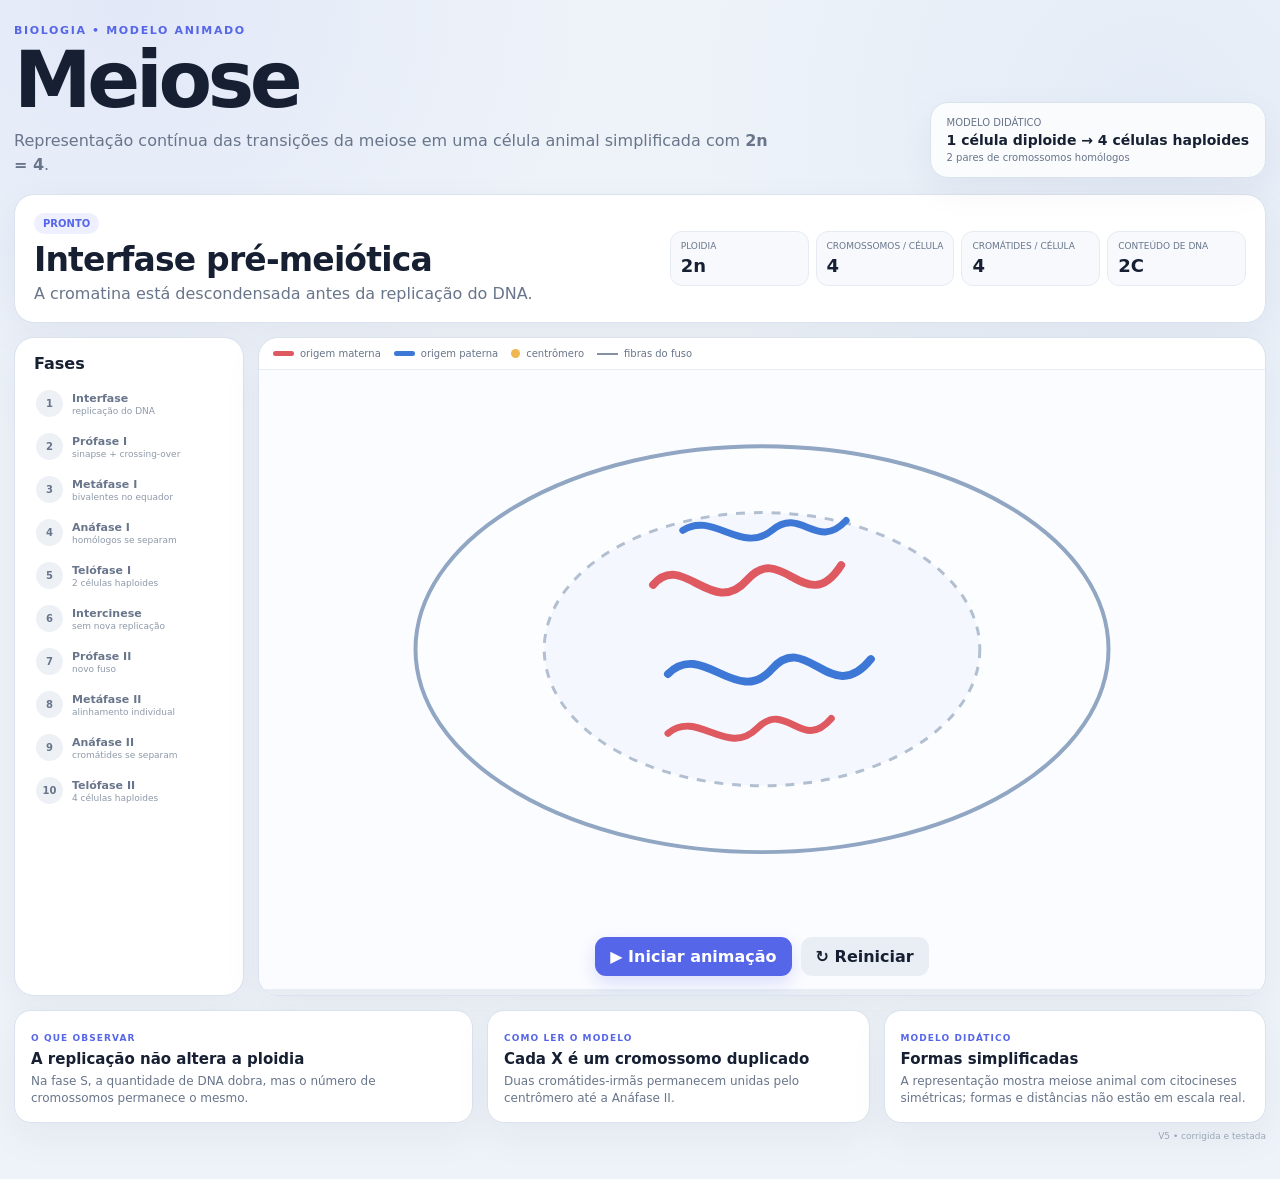
<file: index (1).html>
<!doctype html>
<html lang="pt-BR">
<head>
<meta charset="utf-8">
<meta name="viewport" content="width=device-width,initial-scale=1">
<title>Meiose — animação científica</title>
<style>
*{box-sizing:border-box}
:root{
  --bg:#eef3f9;--card:#fff;--ink:#172033;--muted:#68758a;--line:#d9e2ee;
  --accent:#5666e8;--accent2:#7684ff;--soft:#eef0ff;
  --red:#df5960;--blue:#3e78d6;--gold:#f0b64f;--spindle:#8491a4;
}
html{scroll-behavior:smooth}
body{
  margin:0;background:
  radial-gradient(circle at 10% 0%,rgba(86,102,232,.08),transparent 28%),
  radial-gradient(circle at 90% 10%,rgba(62,120,214,.06),transparent 30%),var(--bg);
  color:var(--ink);font-family:Inter,ui-sans-serif,system-ui,-apple-system,BlinkMacSystemFont,"Segoe UI",sans-serif
}
.page{width:min(1260px,calc(100% - 28px));margin:24px auto 38px}
.hero{display:flex;justify-content:space-between;gap:24px;align-items:flex-end;margin-bottom:16px}
.kicker{margin:0 0 7px;color:var(--accent);font-size:11px;font-weight:900;letter-spacing:.15em}
h1{margin:0;font-size:clamp(46px,7vw,78px);line-height:.93;letter-spacing:-.055em}
.hero p.desc{max-width:760px;margin:12px 0 0;color:var(--muted);line-height:1.55}
.model{
  min-width:255px;padding:14px 16px;background:rgba(255,255,255,.8);border:1px solid var(--line);
  border-radius:18px;box-shadow:0 12px 36px rgba(32,49,78,.05)
}
.model span,.model small{display:block;color:var(--muted);font-size:10px}
.model strong{display:block;margin:4px 0;font-size:14px}

.status{
  display:flex;justify-content:space-between;align-items:center;gap:20px;padding:17px 19px;
  background:var(--card);border:1px solid var(--line);border-radius:20px;
  box-shadow:0 14px 40px rgba(32,49,78,.05);margin-bottom:14px
}
.tag{display:inline-block;padding:5px 9px;border-radius:999px;background:var(--soft);color:var(--accent);font-size:10px;font-weight:900}
h2{margin:6px 0 3px;font-size:clamp(23px,3vw,33px);letter-spacing:-.025em}
.status p{margin:0;color:var(--muted);line-height:1.45}
.metrics{display:grid;grid-template-columns:repeat(4,1fr);gap:7px}
.metric{min-width:102px;padding:9px 10px;border-radius:12px;background:#f7f9fd;border:1px solid #e6ebf3}
.metric span{display:block;color:var(--muted);font-size:9px;line-height:1.2}
.metric strong{display:block;margin-top:3px;font-size:18px}

.layout{display:grid;grid-template-columns:230px 1fr;gap:14px}
.timeline,.animation,.note{
  background:var(--card);border:1px solid var(--line);box-shadow:0 14px 40px rgba(32,49,78,.05)
}
.timeline{border-radius:20px;padding:14px}
.timeline h3{margin:2px 5px 10px;font-size:16px}
.timeline ol{list-style:none;padding:0;margin:0;display:grid;gap:2px}
.timeline li{display:flex;align-items:center;gap:9px;padding:7px;border-radius:12px;color:var(--muted);transition:.2s}
.timeline li b{display:grid;place-items:center;flex:0 0 27px;width:27px;height:27px;border-radius:50%;background:#edf1f6;font-size:10px}
.timeline li strong,.timeline li small{display:block}
.timeline li strong{font-size:11px}.timeline li small{font-size:9px;margin-top:1px;color:#8e99a9}
.timeline li.active{background:var(--soft);color:var(--ink)}
.timeline li.active b{background:var(--accent);color:#fff}
.timeline li.done b{background:#dff3eb;color:#16845b}

.animation{border-radius:20px;overflow:hidden}
.legend{display:flex;flex-wrap:wrap;gap:13px;padding:10px 14px;border-bottom:1px solid #e8edf4;color:var(--muted);font-size:10px}
.legend span{display:flex;align-items:center;gap:6px}
.swatch{display:inline-block;width:21px;height:5px;border-radius:999px}
.swatch.red{background:var(--red)}.swatch.blue{background:var(--blue)}
.dot{display:inline-block;width:9px;height:9px;border-radius:50%;background:var(--gold)}
.line{display:inline-block;width:21px;height:2px;background:var(--spindle)}
.scene-wrap{background:#fbfcff;padding:2px 8px 0}
#scene{display:block;width:100%;height:auto;max-height:590px;min-height:430px}
.svg-label{fill:#5666e8;font-size:15px;font-weight:800}
.svg-bottom{fill:#657188;font-size:13px;font-weight:900;letter-spacing:.04em}
.controls{display:flex;justify-content:center;gap:9px;padding:10px 14px 13px;background:#fbfcff}
button{border:0;border-radius:11px;padding:10px 15px;font:inherit;font-weight:850;cursor:pointer}
.primary{background:var(--accent);color:#fff;box-shadow:0 7px 18px rgba(86,102,232,.2)}
.secondary{background:#e9eef5;color:var(--ink)}
button:disabled{opacity:.55;cursor:default}
.progress{height:6px;background:#e8edf4}
#bar{height:100%;width:0;background:linear-gradient(90deg,var(--accent),var(--accent2));transition:width .35s ease}

.notes{display:grid;grid-template-columns:1.2fr 1fr 1fr;gap:14px;margin-top:14px}
.note{border-radius:17px;padding:15px 16px}
.note>span{font-size:9px;color:var(--accent);font-weight:900;letter-spacing:.12em}
.note h3{margin:5px 0 5px;font-size:15px}
.note p{margin:0;color:var(--muted);line-height:1.45;font-size:12px}
.version{text-align:right;color:#9aa5b5;font-size:9px;margin-top:8px}

@media(max-width:980px){
  .status{display:block}.metrics{margin-top:13px}.layout{grid-template-columns:1fr}.timeline{order:2}
  .timeline ol{grid-template-columns:repeat(2,1fr)}
}
@media(max-width:720px){
  .hero{display:block}.model{margin-top:13px}.metrics{grid-template-columns:repeat(2,1fr)}
  .notes{grid-template-columns:1fr}.timeline ol{grid-template-columns:1fr}
  #scene{min-height:350px}
}
</style>
</head>

<body>
<main class="page">
  <header class="hero">
    <div>
      <p class="kicker">BIOLOGIA • MODELO ANIMADO</p>
      <h1>Meiose</h1>
      <p class="desc">Representação contínua das transições da meiose em uma célula animal simplificada com <strong>2n = 4</strong>.</p>
    </div>
    <div class="model">
      <span>MODELO DIDÁTICO</span>
      <strong>1 célula diploide → 4 células haploides</strong>
      <small>2 pares de cromossomos homólogos</small>
    </div>
  </header>

  <section class="status">
    <div>
      <span id="stageTag" class="tag">PRONTO</span>
      <h2 id="stageName">Interfase pré-meiótica</h2>
      <p id="stageText">A cromatina está descondensada antes da replicação do DNA.</p>
    </div>
    <div class="metrics">
      <div class="metric"><span>PLOIDIA</span><strong id="mPloidy">2n</strong></div>
      <div class="metric"><span>CROMOSSOMOS / CÉLULA</span><strong id="mChrom">4</strong></div>
      <div class="metric"><span>CROMÁTIDES / CÉLULA</span><strong id="mChromatids">4</strong></div>
      <div class="metric"><span>CONTEÚDO DE DNA</span><strong id="mDNA">2C</strong></div>
    </div>
  </section>

  <section class="layout">
    <aside class="timeline">
      <h3>Fases</h3>
      <ol id="timeline">
        <li data-n="1"><b>1</b><span><strong>Interfase</strong><small>replicação do DNA</small></span></li>
        <li data-n="2"><b>2</b><span><strong>Prófase I</strong><small>sinapse + crossing-over</small></span></li>
        <li data-n="3"><b>3</b><span><strong>Metáfase I</strong><small>bivalentes no equador</small></span></li>
        <li data-n="4"><b>4</b><span><strong>Anáfase I</strong><small>homólogos se separam</small></span></li>
        <li data-n="5"><b>5</b><span><strong>Telófase I</strong><small>2 células haploides</small></span></li>
        <li data-n="6"><b>6</b><span><strong>Intercinese</strong><small>sem nova replicação</small></span></li>
        <li data-n="7"><b>7</b><span><strong>Prófase II</strong><small>novo fuso</small></span></li>
        <li data-n="8"><b>8</b><span><strong>Metáfase II</strong><small>alinhamento individual</small></span></li>
        <li data-n="9"><b>9</b><span><strong>Anáfase II</strong><small>cromátides se separam</small></span></li>
        <li data-n="10"><b>10</b><span><strong>Telófase II</strong><small>4 células haploides</small></span></li>
      </ol>
    </aside>

    <section class="animation">
      <div class="legend">
        <span><i class="swatch red"></i> origem materna</span>
        <span><i class="swatch blue"></i> origem paterna</span>
        <span><i class="dot"></i> centrômero</span>
        <span><i class="line"></i> fibras do fuso</span>
      </div>

      <div class="scene-wrap">
      <svg id="scene" viewBox="0 0 1000 560" role="img" aria-label="Animação das fases da meiose">
        <!-- célula inicial -->
        <ellipse id="mainCell" cx="500" cy="280" rx="350" ry="205" fill="#fbfdff" stroke="#91a6c2" stroke-width="4"/>
        <ellipse id="nucleus" cx="500" cy="280" rx="220" ry="138" fill="#f5f7ff" stroke="#b2bfd0" stroke-width="3" stroke-dasharray="9 9"/>

        <!-- cromatina -->
        <g id="chromatin">
          <path d="M390 215 C420 180,450 250,485 210 S545 250,580 195" fill="none" stroke="#df5960" stroke-width="8" stroke-linecap="round"/>
          <path d="M405 305 C440 270,475 340,510 300 S570 340,610 290" fill="none" stroke="#3e78d6" stroke-width="8" stroke-linecap="round"/>
          <path d="M405 365 C435 340,465 390,495 360 S540 385,570 350" fill="none" stroke="#df5960" stroke-width="7" stroke-linecap="round"/>
          <path d="M420 160 C450 140,480 185,510 160 S555 182,585 150" fill="none" stroke="#3e78d6" stroke-width="7" stroke-linecap="round"/>
        </g>

        <g id="chromatinCopies" opacity="0">
          <path d="M397 223 C427 188,457 258,492 218 S552 258,587 203" fill="none" stroke="#df5960" stroke-width="5" stroke-linecap="round" opacity=".55"/>
          <path d="M412 313 C447 278,482 348,517 308 S577 348,617 298" fill="none" stroke="#3e78d6" stroke-width="5" stroke-linecap="round" opacity=".55"/>
          <path d="M412 373 C442 348,472 398,502 368 S547 393,577 358" fill="none" stroke="#df5960" stroke-width="5" stroke-linecap="round" opacity=".55"/>
          <path d="M427 168 C457 148,487 193,517 168 S562 190,592 158" fill="none" stroke="#3e78d6" stroke-width="5" stroke-linecap="round" opacity=".55"/>
        </g>

        <text id="phaseCallout" x="500" y="78" text-anchor="middle" class="svg-label" opacity="0">Fase S: replicação do DNA</text>

        <!-- fuso I -->
        <line id="equatorI" x1="500" y1="105" x2="500" y2="455" stroke="#abb7c8" stroke-width="2" stroke-dasharray="7 9" opacity="0"/>
        <g id="spindleI" opacity="0" stroke="#8491a4" stroke-width="2.3">
          <circle cx="165" cy="280" r="8" fill="#748096" stroke="none"/>
          <circle cx="835" cy="280" r="8" fill="#748096" stroke="none"/>
          <line x1="165" y1="280" x2="465" y2="215"/>
          <line x1="165" y1="280" x2="465" y2="350"/>
          <line x1="835" y1="280" x2="535" y2="215"/>
          <line x1="835" y1="280" x2="535" y2="350"/>
        </g>

        <!-- cromossomos condensados -->
        <g id="mLong" opacity="0">
          <line x1="-20" y1="-37" x2="0" y2="0" stroke="#df5960" stroke-width="10" stroke-linecap="round"/>
          <line id="mSwap" x1="20" y1="-37" x2="0" y2="0" stroke="#df5960" stroke-width="10" stroke-linecap="round"/>
          <line x1="0" y1="0" x2="20" y2="37" stroke="#df5960" stroke-width="10" stroke-linecap="round"/>
          <line x1="0" y1="0" x2="-20" y2="37" stroke="#df5960" stroke-width="10" stroke-linecap="round"/>
          <circle r="6.5" fill="#f0b64f" stroke="#fff7df" stroke-width="2"/>
        </g>
        <g id="pLong" opacity="0">
          <line x1="-20" y1="-37" x2="0" y2="0" stroke="#3e78d6" stroke-width="10" stroke-linecap="round"/>
          <line id="pSwap" x1="20" y1="-37" x2="0" y2="0" stroke="#3e78d6" stroke-width="10" stroke-linecap="round"/>
          <line x1="0" y1="0" x2="20" y2="37" stroke="#3e78d6" stroke-width="10" stroke-linecap="round"/>
          <line x1="0" y1="0" x2="-20" y2="37" stroke="#3e78d6" stroke-width="10" stroke-linecap="round"/>
          <circle r="6.5" fill="#f0b64f" stroke="#fff7df" stroke-width="2"/>
        </g>
        <g id="mShort" opacity="0">
          <line x1="-15" y1="-28" x2="0" y2="0" stroke="#df5960" stroke-width="9" stroke-linecap="round"/>
          <line x1="15" y1="-28" x2="0" y2="0" stroke="#df5960" stroke-width="9" stroke-linecap="round"/>
          <line x1="0" y1="0" x2="15" y2="28" stroke="#df5960" stroke-width="9" stroke-linecap="round"/>
          <line x1="0" y1="0" x2="-15" y2="28" stroke="#df5960" stroke-width="9" stroke-linecap="round"/>
          <circle r="6" fill="#f0b64f" stroke="#fff7df" stroke-width="2"/>
        </g>
        <g id="pShort" opacity="0">
          <line x1="-15" y1="-28" x2="0" y2="0" stroke="#3e78d6" stroke-width="9" stroke-linecap="round"/>
          <line x1="15" y1="-28" x2="0" y2="0" stroke="#3e78d6" stroke-width="9" stroke-linecap="round"/>
          <line x1="0" y1="0" x2="15" y2="28" stroke="#3e78d6" stroke-width="9" stroke-linecap="round"/>
          <line x1="0" y1="0" x2="-15" y2="28" stroke="#3e78d6" stroke-width="9" stroke-linecap="round"/>
          <circle r="6" fill="#f0b64f" stroke="#fff7df" stroke-width="2"/>
        </g>

        <circle id="crossGlow" cx="500" cy="210" r="55" fill="#5666e812" stroke="#5666e8" stroke-width="3" opacity="0"/>

        <!-- células da meiose I -->
        <ellipse id="leftCell" cx="410" cy="280" rx="210" ry="195" fill="#fbfdff" stroke="#91a6c2" stroke-width="4" opacity="0"/>
        <ellipse id="rightCell" cx="590" cy="280" rx="210" ry="195" fill="#fbfdff" stroke="#91a6c2" stroke-width="4" opacity="0"/>

        <!-- fuso II -->
        <g id="spindleII" opacity="0" stroke="#8491a4" stroke-width="2.2">
          <circle cx="280" cy="105" r="8" fill="#748096" stroke="none"/>
          <circle cx="280" cy="455" r="8" fill="#748096" stroke="none"/>
          <circle cx="720" cy="105" r="8" fill="#748096" stroke="none"/>
          <circle cx="720" cy="455" r="8" fill="#748096" stroke="none"/>
          <line x1="280" y1="105" x2="255" y2="280"/><line x1="280" y1="105" x2="315" y2="280"/>
          <line x1="280" y1="455" x2="255" y2="280"/><line x1="280" y1="455" x2="315" y2="280"/>
          <line x1="720" y1="105" x2="685" y2="280"/><line x1="720" y1="105" x2="745" y2="280"/>
          <line x1="720" y1="455" x2="685" y2="280"/><line x1="720" y1="455" x2="745" y2="280"/>
        </g>
        <line id="eq2L" x1="125" y1="280" x2="435" y2="280" stroke="#abb7c8" stroke-width="2" stroke-dasharray="7 9" opacity="0"/>
        <line id="eq2R" x1="565" y1="280" x2="875" y2="280" stroke="#abb7c8" stroke-width="2" stroke-dasharray="7 9" opacity="0"/>

        <!-- cromátides separadas -->
        <g id="singles" opacity="0">
          <g id="s1"><line x1="0" y1="-29" x2="0" y2="29" stroke="#df5960" stroke-width="10" stroke-linecap="round"/><line x1="0" y1="-29" x2="0" y2="-14" stroke="#3e78d6" stroke-width="10" stroke-linecap="round"/><circle r="6" fill="#f0b64f"/></g>
          <g id="s2"><line x1="0" y1="-29" x2="0" y2="29" stroke="#df5960" stroke-width="10" stroke-linecap="round"/><circle r="6" fill="#f0b64f"/></g>
          <g id="s3"><line x1="0" y1="-29" x2="0" y2="29" stroke="#3e78d6" stroke-width="10" stroke-linecap="round"/><line x1="0" y1="-29" x2="0" y2="-14" stroke="#df5960" stroke-width="10" stroke-linecap="round"/><circle r="6" fill="#f0b64f"/></g>
          <g id="s4"><line x1="0" y1="-29" x2="0" y2="29" stroke="#3e78d6" stroke-width="10" stroke-linecap="round"/><circle r="6" fill="#f0b64f"/></g>
          <g id="s5"><line x1="0" y1="-22" x2="0" y2="22" stroke="#3e78d6" stroke-width="9" stroke-linecap="round"/><circle r="5" fill="#f0b64f"/></g>
          <g id="s6"><line x1="0" y1="-22" x2="0" y2="22" stroke="#3e78d6" stroke-width="9" stroke-linecap="round"/><circle r="5" fill="#f0b64f"/></g>
          <g id="s7"><line x1="0" y1="-22" x2="0" y2="22" stroke="#df5960" stroke-width="9" stroke-linecap="round"/><circle r="5" fill="#f0b64f"/></g>
          <g id="s8"><line x1="0" y1="-22" x2="0" y2="22" stroke="#df5960" stroke-width="9" stroke-linecap="round"/><circle r="5" fill="#f0b64f"/></g>
        </g>

        <!-- células finais -->
        <ellipse id="f1" cx="280" cy="160" rx="150" ry="90" fill="#fbfdff" stroke="#91a6c2" stroke-width="4" opacity="0"/>
        <ellipse id="f2" cx="280" cy="400" rx="150" ry="90" fill="#fbfdff" stroke="#91a6c2" stroke-width="4" opacity="0"/>
        <ellipse id="f3" cx="720" cy="160" rx="150" ry="90" fill="#fbfdff" stroke="#91a6c2" stroke-width="4" opacity="0"/>
        <ellipse id="f4" cx="720" cy="400" rx="150" ry="90" fill="#fbfdff" stroke="#91a6c2" stroke-width="4" opacity="0"/>

        <text id="bottomLabel" x="500" y="535" text-anchor="middle" class="svg-bottom" opacity="0"></text>
      </svg>
      </div>

      <div class="controls">
        <button id="playBtn" class="primary">▶ Iniciar animação</button>
        <button id="restartBtn" class="secondary">↻ Reiniciar</button>
      </div>
      <div class="progress"><div id="bar"></div></div>
    </section>
  </section>

  <section class="notes">
    <article class="note">
      <span>O QUE OBSERVAR</span>
      <h3 id="noteTitle">A replicação não altera a ploidia</h3>
      <p id="noteText">Na fase S, a quantidade de DNA dobra, mas o número de cromossomos permanece o mesmo.</p>
    </article>
    <article class="note">
      <span>COMO LER O MODELO</span>
      <h3>Cada X é um cromossomo duplicado</h3>
      <p>Duas cromátides-irmãs permanecem unidas pelo centrômero até a Anáfase II.</p>
    </article>
    <article class="note">
      <span>MODELO DIDÁTICO</span>
      <h3>Formas simplificadas</h3>
      <p>A representação mostra meiose animal com citocineses simétricas; formas e distâncias não estão em escala real.</p>
    </article>
  </section>
  <div class="version">V5 • corrigida e testada</div>
</main>

<script>
const $=id=>document.getElementById(id);
const timeline=[...document.querySelectorAll("#timeline li")];
let started=false,paused=false;

const E={
 mainCell:$("mainCell"),nucleus:$("nucleus"),chromatin:$("chromatin"),copies:$("chromatinCopies"),
 callout:$("phaseCallout"),equatorI:$("equatorI"),spindleI:$("spindleI"),
 mLong:$("mLong"),pLong:$("pLong"),mShort:$("mShort"),pShort:$("pShort"),
 cross:$("crossGlow"),left:$("leftCell"),right:$("rightCell"),spindleII:$("spindleII"),
 eq2L:$("eq2L"),eq2R:$("eq2R"),singles:$("singles"),bottom:$("bottomLabel"),
 finals:[$("f1"),$("f2"),$("f3"),$("f4")],
 single:[$("s1"),$("s2"),$("s3"),$("s4"),$("s5"),$("s6"),$("s7"),$("s8")]
};

// Corrige a ordem de pintura do SVG: as membranas celulares precisam ficar
// atrás dos cromossomos; caso contrário, o preenchimento branco encobre o DNA.
const svgScene=$("scene");
svgScene.insertBefore(E.left,E.mLong);
svgScene.insertBefore(E.right,E.mLong);
E.finals.forEach(cell=>svgScene.insertBefore(cell,E.singles));

function ease(t){return t<.5?2*t*t:1-Math.pow(-2*t+2,2)/2}
function lerp(a,b,t){return a+(b-a)*t}
function tween(ms,fn){
 return new Promise(resolve=>{
  let elapsed=0,last=performance.now();
  function frame(now){
   if(!paused){
    elapsed+=now-last;
    const t=Math.min(elapsed/ms,1);
    fn(ease(t));
    if(t>=1){resolve();return}
   }
   last=now;requestAnimationFrame(frame)
  }
  requestAnimationFrame(frame)
 })
}
function wait(ms){return tween(ms,()=>{})}
function fade(el,a,b,ms=500){el.style.opacity=a;return tween(ms,t=>el.style.opacity=lerp(a,b,t))}
function pos(el,x,y){el.setAttribute("transform",`translate(${x} ${y})`)}
function move(el,a,b,ms=900){return tween(ms,t=>pos(el,lerp(a[0],b[0],t),lerp(a[1],b[1],t)))}
function attr(el,name,a,b,ms=700){return tween(ms,t=>el.setAttribute(name,lerp(a,b,t)))}

function stage(s){
 $("stageTag").textContent=`ETAPA ${s.n} DE 10`;
 $("stageName").textContent=s.name;$("stageText").textContent=s.text;
 $("mPloidy").textContent=s.ploidy;$("mChrom").textContent=s.chrom;
 $("mChromatids").textContent=s.chromatids;$("mDNA").textContent=s.dna;
 $("noteTitle").textContent=s.noteTitle;$("noteText").textContent=s.note;
 $("bar").style.width=s.progress+"%";
 timeline.forEach(li=>{
  const n=+li.dataset.n;
  li.classList.toggle("active",n===s.n);li.classList.toggle("done",n<s.n)
 })
}
function showCallout(text){
 E.callout.textContent=text;
 return fade(E.callout,0,1,300)
}
function hideCallout(){return fade(E.callout,1,0,250)}

pos(E.mLong,410,220);pos(E.pLong,590,220);pos(E.mShort,410,350);pos(E.pShort,590,350);

async function s1(){
 stage({n:1,name:"Interfase pré-meiótica — fase S",text:"A cromatina está descondensada e o DNA é replicado uma única vez antes da Meiose I.",ploidy:"2n",chrom:"4",chromatids:"4 → 8",dna:"2C → 4C",noteTitle:"A replicação não altera a ploidia",note:"A célula continua com 4 cromossomos. Dobram a quantidade de DNA e o número de cromátides.",progress:10});
 await Promise.all([fade(E.copies,0,1,900),showCallout("Fase S: o DNA é replicado uma única vez")]);await wait(650);await hideCallout()
}
async function s2(){
 stage({n:2,name:"Prófase I",text:"Os cromossomos condensam, os homólogos fazem sinapse e pode ocorrer crossing-over.",ploidy:"2n",chrom:"4",chromatids:"8",dna:"4C",noteTitle:"Sinapse, bivalentes e crossing-over",note:"Os homólogos formam bivalentes (tétrades). O crossing-over ocorre entre cromátides não-irmãs.",progress:22});
 await Promise.all([fade(E.chromatin,1,0,600),fade(E.copies,1,0,600),fade(E.nucleus,1,.12,650),fade(E.mLong,0,1,550),fade(E.pLong,0,1,550),fade(E.mShort,0,1,550),fade(E.pShort,0,1,550)]);
 await Promise.all([move(E.mLong,[410,220],[470,215],850),move(E.pLong,[590,220],[530,215],850),move(E.mShort,[410,350],[470,355],850),move(E.pShort,[590,350],[530,355],850)]);
 await Promise.all([fade(E.cross,0,1,300),showCallout("Crossing-over entre cromátides não-irmãs")]);
 $("mSwap").setAttribute("stroke","#3e78d6");$("pSwap").setAttribute("stroke","#df5960");
 await wait(750);await Promise.all([fade(E.cross,1,0,300),hideCallout(),fade(E.nucleus,.12,0,300)])
}
async function s3(){
 stage({n:3,name:"Metáfase I",text:"Os bivalentes alinham-se no plano equatorial. A orientação de cada par é independente.",ploidy:"2n",chrom:"4",chromatids:"8",dna:"4C",noteTitle:"Pares homólogos alinhados",note:"A orientação independente dos bivalentes também aumenta a variabilidade genética.",progress:34});
 await Promise.all([fade(E.equatorI,0,1,300),fade(E.spindleI,0,1,450),move(E.mLong,[470,215],[470,210],550),move(E.pLong,[530,215],[530,210],550),move(E.mShort,[470,355],[470,350],550),move(E.pShort,[530,355],[530,350],550)]);await wait(500)
}
async function s4(){
 stage({n:4,name:"Anáfase I",text:"Os cromossomos homólogos migram para polos opostos; as cromátides-irmãs permanecem unidas.",ploidy:"n por polo",chrom:"2 por polo",chromatids:"4 por polo",dna:"2C por polo",noteTitle:"Na Anáfase I o X continua inteiro",note:"Cada cromossomo duplicado migra inteiro. As cromátides-irmãs ainda não se separam.",progress:46});
 await Promise.all([move(E.mLong,[470,210],[275,220],1200),move(E.pShort,[530,350],[325,345],1200),move(E.pLong,[530,210],[725,220],1200),move(E.mShort,[470,350],[675,345],1200)]);await wait(300)
}
async function s5(){
 stage({n:5,name:"Telófase I + citocinese",text:"A célula origina duas células haploides; cada cromossomo ainda possui duas cromátides.",ploidy:"n",chrom:"2",chromatids:"4",dna:"2C",noteTitle:"A Meiose I é reducional",note:"O número de conjuntos cromossômicos cai de 2n para n.",progress:57});
 await Promise.all([fade(E.equatorI,1,0,250),fade(E.spindleI,1,0,300),fade(E.mainCell,1,0,550),fade(E.left,0,1,550),fade(E.right,0,1,550)]);
 await Promise.all([attr(E.left,"cx",410,280,800),attr(E.right,"cx",590,720,800),attr(E.left,"rx",210,180,800),attr(E.right,"rx",210,180,800),
 move(E.mLong,[275,220],[245,250],600),move(E.pShort,[325,345],[315,330],600),move(E.pLong,[725,220],[755,250],600),move(E.mShort,[675,345],[685,330],600)]);
 await wait(350)
}
async function s6(){
 stage({n:6,name:"Intercinese",text:"As duas células se preparam para a Meiose II. Não ocorre nova replicação do DNA.",ploidy:"n",chrom:"2",chromatids:"4",dna:"2C",noteTitle:"Não existe nova fase S",note:"O DNA foi duplicado apenas uma vez: antes da Meiose I.",progress:65});
 await showCallout("Intercinese: sem nova replicação do DNA");await wait(700);await hideCallout()
}
async function s7(){
 stage({n:7,name:"Prófase II",text:"Forma-se um novo fuso em cada célula para separar as cromátides-irmãs.",ploidy:"n",chrom:"2",chromatids:"4",dna:"2C",noteTitle:"Começa a segunda divisão",note:"A ploidia já é n. A Meiose II separa as cromátides-irmãs.",progress:73});
 E.bottom.textContent="MEIOSE II";
 await Promise.all([fade(E.spindleII,0,1,450),fade(E.bottom,0,1,300),move(E.mLong,[245,250],[255,280],550),move(E.pShort,[315,330],[305,300],550),move(E.pLong,[755,250],[745,280],550),move(E.mShort,[685,330],[695,300],550)])
}
async function s8(){
 stage({n:8,name:"Metáfase II",text:"Os cromossomos alinham-se individualmente no equador de cada célula.",ploidy:"n",chrom:"2",chromatids:"4",dna:"2C",noteTitle:"Alinhamento individual",note:"Diferentemente da Metáfase I, os cromossomos homólogos não estão emparelhados.",progress:82});
 await Promise.all([fade(E.eq2L,0,1,300),fade(E.eq2R,0,1,300)]);await wait(700)
}
async function s9(){
 stage({n:9,name:"Anáfase II",text:"Os centrômeros se dividem e as cromátides-irmãs migram para polos opostos.",ploidy:"n por polo",chrom:"2 por polo",chromatids:"2 por polo",dna:"1C por polo",noteTitle:"Cada cromátide passa a ser um cromossomo",note:"Após a separação, cada cromátide-irmã é considerada um cromossomo independente.",progress:92});
 await Promise.all([fade(E.eq2L,1,0,220),fade(E.eq2R,1,0,220),fade(E.mLong,1,0,260),fade(E.pLong,1,0,260),fade(E.mShort,1,0,260),fade(E.pShort,1,0,260)]);
 E.singles.style.opacity=1;
 const A=[[255,280],[255,280],[745,280],[745,280],[305,300],[305,300],[695,300],[695,300]];
 const B=[[255,155],[255,405],[745,155],[745,405],[305,155],[305,405],[695,155],[695,405]];
 E.single.forEach((el,i)=>pos(el,A[i][0],A[i][1]));
 await Promise.all(E.single.map((el,i)=>move(el,A[i],B[i],1150)));await wait(250)
}
async function s10(){
 stage({n:10,name:"Telófase II + citocinese",text:"As duas células se dividem novamente, formando quatro células haploides geneticamente diferentes.",ploidy:"n",chrom:"2",chromatids:"2",dna:"1C",noteTitle:"Resultado final",note:"Uma replicação do DNA seguida por duas divisões celulares gera quatro células haploides.",progress:100});
 await Promise.all([fade(E.spindleII,1,0,300),fade(E.left,1,0,500),fade(E.right,1,0,500),fade(E.bottom,1,0,250),...E.finals.map(f=>fade(f,0,1,500))]);
 await Promise.all([
  move(E.single[0],[255,155],[250,160],600),move(E.single[4],[305,155],[310,160],600),
  move(E.single[1],[255,405],[250,400],600),move(E.single[5],[305,405],[310,400],600),
  move(E.single[2],[745,155],[690,160],600),move(E.single[6],[695,155],[750,160],600),
  move(E.single[3],[745,405],[690,400],600),move(E.single[7],[695,405],[750,400],600)
 ]);
 E.bottom.textContent="4 CÉLULAS HAPLOIDES";
 await fade(E.bottom,0,1,300);$("stageTag").textContent="CONCLUÍDO"
}
async function run(){
 if(started)return;started=true;$("playBtn").textContent="⏸ Pausar";
 await s1();await s2();await s3();await s4();await s5();await s6();await s7();await s8();await s9();await s10();
 $("playBtn").textContent="✓ Concluído";$("playBtn").disabled=true
}
$("playBtn").addEventListener("click",()=>{
 if(!started){run();return}
 paused=!paused;$("playBtn").textContent=paused?"▶ Continuar":"⏸ Pausar"
});
$("restartBtn").addEventListener("click",()=>location.reload());
</script>
</body>
</html>
</file>
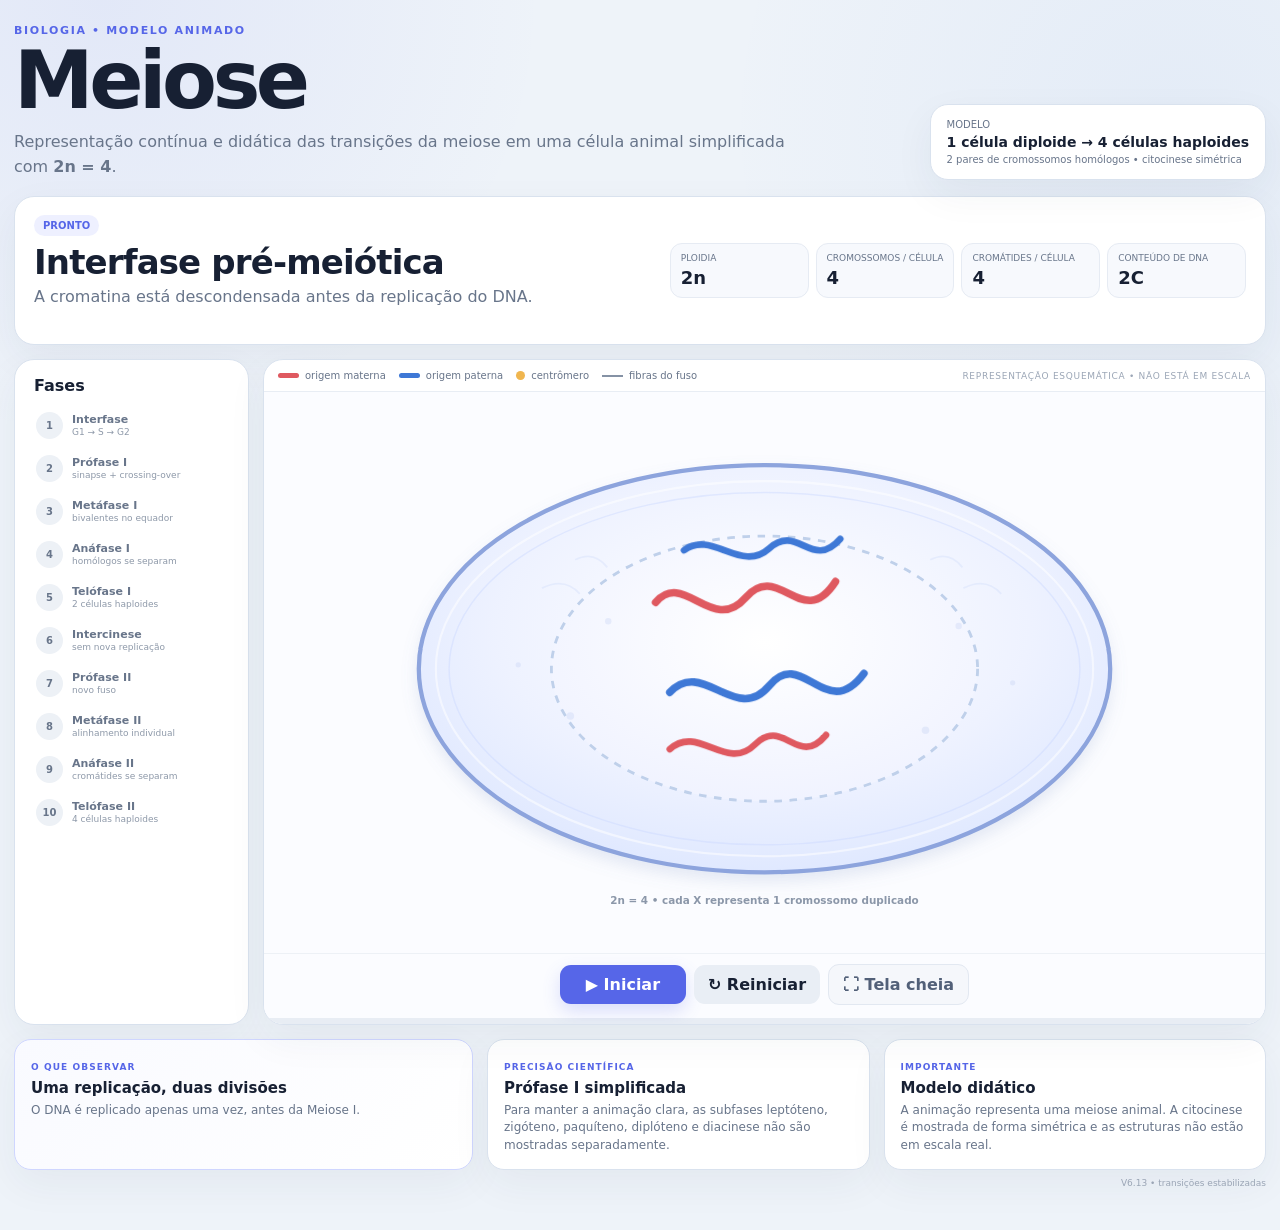
<file: index_v6_13.html>
<!doctype html>
<html lang="pt-BR">
<head>
<meta charset="utf-8">
<meta name="viewport" content="width=device-width,initial-scale=1">
<meta name="theme-color" content="#eef3f9">
<title>Meiose — animação científica V6</title>
<style>
*{box-sizing:border-box}
:root{
  --bg:#eef3f9;--card:#ffffff;--ink:#172033;--muted:#68758a;--line:#d9e2ee;
  --accent:#5666e8;--accent2:#7b88ff;--soft:#eef0ff;--red:#df5960;--blue:#3e78d6;
  --gold:#f0b64f;--spindle:#8592a5;--green:#16845b;
}
html{scroll-behavior:smooth}
body{
  margin:0;color:var(--ink);
  font-family:Inter,ui-sans-serif,system-ui,-apple-system,BlinkMacSystemFont,"Segoe UI",sans-serif;
  background:
    radial-gradient(circle at 8% 0%,rgba(86,102,232,.08),transparent 26%),
    radial-gradient(circle at 92% 10%,rgba(62,120,214,.06),transparent 28%),
    var(--bg);
}
.page{width:min(1320px,calc(100% - 28px));margin:24px auto 42px}
.hero{display:flex;justify-content:space-between;gap:26px;align-items:flex-end;margin-bottom:16px}
.kicker{margin:0 0 7px;color:var(--accent);font-size:11px;font-weight:900;letter-spacing:.15em}
h1{margin:0;font-size:clamp(46px,7vw,80px);line-height:.93;letter-spacing:-.055em}
.hero .desc{max-width:790px;margin:12px 0 0;color:var(--muted);line-height:1.55}
.model-card,.status-card,.timeline,.animation-card,.note-card{
  background:var(--card);border:1px solid var(--line);box-shadow:0 14px 40px rgba(32,49,78,.055)
}
.model-card{min-width:275px;padding:14px 16px;border-radius:18px}
.model-card span,.model-card small{display:block;color:var(--muted);font-size:10px}
.model-card strong{display:block;margin:4px 0;font-size:14px}

.status-card{
  display:flex;justify-content:space-between;align-items:center;gap:22px;
  padding:17px 19px;border-radius:20px;margin-bottom:14px;
  min-height:118px
}
.status-copy{flex:1;min-width:0;min-height:84px}
.status-copy p{min-height:42px}
.stage-tag{display:inline-block;padding:5px 9px;border-radius:999px;background:var(--soft);color:var(--accent);font-size:10px;font-weight:900}
h2{margin:6px 0 3px;font-size:clamp(23px,3vw,34px);letter-spacing:-.025em}
.status-copy p{margin:0;color:var(--muted);line-height:1.45;max-width:720px}
.metrics{display:grid;grid-template-columns:repeat(4,1fr);gap:7px}
.metric{min-width:108px;padding:9px 10px;border-radius:12px;background:#f7f9fd;border:1px solid #e6ebf3}
.metric span{display:block;color:var(--muted);font-size:9px;line-height:1.2}
.metric strong{display:block;margin-top:3px;font-size:18px}

.layout{display:grid;grid-template-columns:235px minmax(0,1fr);gap:14px}
.timeline{border-radius:20px;padding:14px}
.timeline h3{margin:2px 5px 10px;font-size:16px}
.timeline ol{list-style:none;padding:0;margin:0;display:grid;gap:2px}
.timeline li{display:flex;align-items:center;gap:9px;padding:7px;border-radius:12px;color:var(--muted);transition:.2s}
.timeline li b{display:grid;place-items:center;flex:0 0 27px;width:27px;height:27px;border-radius:50%;background:#edf1f6;font-size:10px}
.timeline li strong,.timeline li small{display:block}
.timeline li strong{font-size:11px}.timeline li small{font-size:9px;margin-top:1px;color:#8e99a9}
.timeline li.active{background:var(--soft);color:var(--ink)}
.timeline li.active b{background:var(--accent);color:#fff}
.timeline li.done b{background:#dff3eb;color:var(--green)}

.animation-card{border-radius:20px;overflow:hidden;contain:layout paint;transform:translateZ(0)}
.legend-bar{
  display:flex;justify-content:space-between;gap:12px;align-items:center;
  padding:10px 14px;border-bottom:1px solid #e8edf4;color:var(--muted);font-size:10px
}
.legend{display:flex;flex-wrap:wrap;gap:13px}
.legend span{display:flex;align-items:center;gap:6px}
.swatch{display:inline-block;width:21px;height:5px;border-radius:999px}
.swatch.red{background:var(--red)}.swatch.blue{background:var(--blue)}
.dot{display:inline-block;width:9px;height:9px;border-radius:50%;background:var(--gold)}
.line{display:inline-block;width:21px;height:2px;background:var(--spindle)}
.schematic{font-size:9px;text-transform:uppercase;letter-spacing:.08em;color:#9ba6b6}
.scene-wrap{background:#fbfcff;padding:2px 8px 0}
#scene{display:block;width:100%;height:auto;max-height:620px;min-height:450px;shape-rendering:geometricPrecision;transform:translateZ(0)}
.svg-label{fill:#5666e8;font-size:15px;font-weight:850}
.svg-small{fill:#6f7d91;font-size:12px;font-weight:750}
.svg-bottom{fill:#657188;font-size:13px;font-weight:900;letter-spacing:.045em}
.svg-hint{fill:#8b97a9;font-size:11px;font-weight:700}

.controls{
  display:flex;justify-content:center;align-items:center;gap:8px;flex-wrap:wrap;
  padding:10px 14px 13px;background:#fbfcff;border-top:1px solid #edf1f6
}
button{font:inherit}
button{border:0;border-radius:11px;padding:10px 14px;font-weight:850;cursor:pointer}
.primary{background:var(--accent);color:#fff;box-shadow:0 7px 18px rgba(86,102,232,.2);min-width:126px}
.secondary{background:#e9eef5;color:var(--ink)}
.ghost{background:#f5f7fb;color:#526078;border:1px solid #e2e8f1}
button:disabled{opacity:.5;cursor:default}
.progress{height:6px;background:#e8edf4}
#bar{height:100%;width:0;background:linear-gradient(90deg,var(--accent),var(--accent2));transition:width .6s cubic-bezier(.4,0,.2,1)}

.notes{display:grid;grid-template-columns:1.2fr 1fr 1fr;gap:14px;margin-top:14px}
.note-card{border-radius:17px;padding:15px 16px;min-height:126px}
.note-card>span{font-size:9px;color:var(--accent);font-weight:900;letter-spacing:.12em}
.note-card h3{margin:5px 0 5px;font-size:15px}
.note-card p{margin:0;color:var(--muted);line-height:1.45;font-size:12px}
.note-card.focus{border-color:#cfd6ff;background:linear-gradient(135deg,#f9faff,#fff)}
.version{text-align:right;color:#9aa5b5;font-size:9px;margin-top:8px}

@media(max-width:1020px){
  .status-card{display:block}.metrics{margin-top:13px}.layout{grid-template-columns:1fr}.timeline{order:2}
  .timeline ol{grid-template-columns:repeat(2,1fr)}
}
@media(max-width:740px){
  .status-card,.status-copy,.note-card{min-height:0}
  .hero{display:block}.model-card{margin-top:13px}.metrics{grid-template-columns:repeat(2,1fr)}
  .notes{grid-template-columns:1fr}.timeline ol{grid-template-columns:1fr}.legend-bar{display:block}
  .schematic{display:block;margin-top:7px}#scene{min-height:360px}
}
</style>
</head>
<body>
<main class="page">
<header class="hero">
  <div>
    <p class="kicker">BIOLOGIA • MODELO ANIMADO</p>
    <h1>Meiose</h1>
    <p class="desc">Representação contínua e didática das transições da meiose em uma célula animal simplificada com <strong>2n = 4</strong>.</p>
  </div>
  <div class="model-card">
    <span>MODELO</span>
    <strong>1 célula diploide → 4 células haploides</strong>
    <small>2 pares de cromossomos homólogos • citocinese simétrica</small>
  </div>
</header>

<section class="status-card">
  <div class="status-copy">
    <span id="stageTag" class="stage-tag">PRONTO</span>
    <h2 id="stageName">Interfase pré-meiótica</h2>
    <p id="stageText">A cromatina está descondensada antes da replicação do DNA.</p>
  </div>
  <div class="metrics">
    <div class="metric"><span>PLOIDIA</span><strong id="mPloidy">2n</strong></div>
    <div class="metric"><span>CROMOSSOMOS / CÉLULA</span><strong id="mChrom">4</strong></div>
    <div class="metric"><span>CROMÁTIDES / CÉLULA</span><strong id="mChromatids">4</strong></div>
    <div class="metric"><span>CONTEÚDO DE DNA</span><strong id="mDNA">2C</strong></div>
  </div>
</section>

<section class="layout">
  <aside class="timeline">
    <h3>Fases</h3>
    <ol id="timeline">
      <li data-n="1"><b>1</b><span><strong>Interfase</strong><small>G1 → S → G2</small></span></li>
      <li data-n="2"><b>2</b><span><strong>Prófase I</strong><small>sinapse + crossing-over</small></span></li>
      <li data-n="3"><b>3</b><span><strong>Metáfase I</strong><small>bivalentes no equador</small></span></li>
      <li data-n="4"><b>4</b><span><strong>Anáfase I</strong><small>homólogos se separam</small></span></li>
      <li data-n="5"><b>5</b><span><strong>Telófase I</strong><small>2 células haploides</small></span></li>
      <li data-n="6"><b>6</b><span><strong>Intercinese</strong><small>sem nova replicação</small></span></li>
      <li data-n="7"><b>7</b><span><strong>Prófase II</strong><small>novo fuso</small></span></li>
      <li data-n="8"><b>8</b><span><strong>Metáfase II</strong><small>alinhamento individual</small></span></li>
      <li data-n="9"><b>9</b><span><strong>Anáfase II</strong><small>cromátides se separam</small></span></li>
      <li data-n="10"><b>10</b><span><strong>Telófase II</strong><small>4 células haploides</small></span></li>
    </ol>
  </aside>

  <section class="animation-card">
    <div class="legend-bar">
      <div class="legend">
        <span><i class="swatch red"></i> origem materna</span>
        <span><i class="swatch blue"></i> origem paterna</span>
        <span><i class="dot"></i> centrômero</span>
        <span><i class="line"></i> fibras do fuso</span>
      </div>
      <span class="schematic">representação esquemática • não está em escala</span>
    </div>

    <div class="scene-wrap">
    <svg id="scene" viewBox="0 0 1040 590" role="img" aria-label="Animação das fases da meiose">
      <defs>
        <radialGradient id="cellFill" cx="50%" cy="40%" r="70%">
          <stop offset="0%" stop-color="#ffffff"/>
          <stop offset="55%" stop-color="#eef2ff"/>
          <stop offset="100%" stop-color="#d9e4ff"/>
        </radialGradient>
        <radialGradient id="nucleusFill" cx="50%" cy="40%" r="70%">
          <stop offset="0%" stop-color="#ffffff"/>
          <stop offset="100%" stop-color="#eef1ff"/>
        </radialGradient>
        <filter id="cellShadow" x="-20%" y="-20%" width="140%" height="140%">
          <feDropShadow dx="0" dy="8" stdDeviation="8" flood-color="#7d8fbf" flood-opacity="0.18"/>
        </filter>
        <filter id="chromShadow" x="-30%" y="-30%" width="160%" height="160%">
          <feDropShadow dx="0" dy="1.5" stdDeviation="1.2" flood-color="#6f7fb2" flood-opacity="0.28"/>
        </filter>
      </defs>
      <!-- CAMADA DE CÉLULAS -->
      <ellipse id="mainCell" cx="520" cy="290" rx="365" ry="215" fill="url(#cellFill)" stroke="#8da4dd" stroke-width="4.5" filter="url(#cellShadow)"/>
      <ellipse id="nucleus" cx="520" cy="290" rx="225" ry="140" fill="url(#nucleusFill)" stroke="#bfd0ea" stroke-width="3" stroke-dasharray="8 8"/>
      <ellipse cx="520" cy="290" rx="347" ry="198" fill="none" stroke="#ffffff" stroke-width="2.2" opacity="0.55"/>
      <ellipse cx="520" cy="290" rx="333" ry="186" fill="none" stroke="#c9d7ff" stroke-width="1.5" opacity="0.45"/>
      <g opacity="0.28" stroke="#c5d4f8" stroke-width="2" fill="none">
        <path d="M285 205 q24 -12 40 6"/>
        <path d="M320 175 q20 -10 34 8"/>
        <path d="M730 205 q24 -12 40 6"/>
        <path d="M695 175 q20 -10 34 8"/>
      </g>
      <g opacity="0.28" fill="#b9c9ef">
        <circle cx="315" cy="340" r="4"/><circle cx="355" cy="240" r="3.4"/><circle cx="690" cy="355" r="4"/>
        <circle cx="725" cy="245" r="3.4"/><circle cx="782" cy="305" r="2.8"/><circle cx="260" cy="286" r="2.8"/>
      </g>

      <!-- células-filhas I (atrás dos cromossomos) -->
      <g id="leftCellGroup" opacity="0">
      <ellipse id="leftCell" cx="430" cy="290" rx="175" ry="175" fill="url(#cellFill)" stroke="#8da4dd" stroke-width="4.5"/>
    </g>
      <g id="rightCellGroup" opacity="0">
      <ellipse id="rightCell" cx="610" cy="290" rx="175" ry="175" fill="url(#cellFill)" stroke="#8da4dd" stroke-width="4.5"/>
    </g>

      <!-- quatro células finais -->
      <g id="finalCells" opacity="0">
        <ellipse cx="290" cy="175" rx="128" ry="128" fill="url(#cellFill)" stroke="#8da4dd" stroke-width="4.5" filter="url(#cellShadow)"/>
        <ellipse cx="290" cy="175" rx="118" ry="118" fill="none" stroke="#ffffff" stroke-width="2" opacity="0.45"/>
        <ellipse cx="290" cy="405" rx="128" ry="128" fill="url(#cellFill)" stroke="#8da4dd" stroke-width="4.5" filter="url(#cellShadow)"/>
        <ellipse cx="290" cy="405" rx="118" ry="118" fill="none" stroke="#ffffff" stroke-width="2" opacity="0.45"/>
        <ellipse cx="750" cy="175" rx="128" ry="128" fill="url(#cellFill)" stroke="#8da4dd" stroke-width="4.5" filter="url(#cellShadow)"/>
        <ellipse cx="750" cy="175" rx="118" ry="118" fill="none" stroke="#ffffff" stroke-width="2" opacity="0.45"/>
        <ellipse cx="750" cy="405" rx="128" ry="128" fill="url(#cellFill)" stroke="#8da4dd" stroke-width="4.5" filter="url(#cellShadow)"/>
        <ellipse cx="750" cy="405" rx="118" ry="118" fill="none" stroke="#ffffff" stroke-width="2" opacity="0.45"/>
        <g opacity="0.22" stroke="#c3d0ef" stroke-width="1.8" fill="none">
          <path d="M220 125 q16 -9 26 5"/><path d="M795 126 q16 -9 26 5"/><path d="M220 356 q16 -9 26 5"/><path d="M795 356 q16 -9 26 5"/>
        </g>
        <g opacity="0.22" fill="#bfd0ee">
          <circle cx="240" cy="210" r="3"/><circle cx="815" cy="210" r="3"/><circle cx="240" cy="440" r="3"/><circle cx="815" cy="440" r="3"/>
        </g>
      </g>

      <!-- núcleos finais -->
      <g id="finalNuclei" opacity="0" fill="url(#nucleusFill)" stroke="#bfd0ea" stroke-width="2.5" stroke-dasharray="7 7">
        <ellipse cx="290" cy="175" rx="82" ry="82"/>
        <ellipse cx="290" cy="405" rx="82" ry="82"/>
        <ellipse cx="750" cy="175" rx="82" ry="82"/>
        <ellipse cx="750" cy="405" rx="82" ry="82"/>
      </g>

      <!-- CROMATINA NA INTERFASE -->
      <g id="chromatin">
        <path d="M405 220 C435 185,465 255,500 215 S560 252,595 198" fill="none" stroke="#df5960" stroke-width="8" stroke-linecap="round"/>
        <path d="M420 315 C455 278,490 350,525 308 S585 349,625 295" fill="none" stroke="#3e78d6" stroke-width="8" stroke-linecap="round"/>
        <path d="M420 375 C450 348,480 400,510 370 S555 396,585 360" fill="none" stroke="#df5960" stroke-width="7" stroke-linecap="round"/>
        <path d="M435 165 C465 143,495 190,525 163 S570 187,600 153" fill="none" stroke="#3e78d6" stroke-width="7" stroke-linecap="round"/>
      </g>
      <g id="chromatinCopies" opacity="0">
        <path d="M413 228 C443 193,473 263,508 223 S568 260,603 206" fill="none" stroke="#df5960" stroke-width="5" stroke-linecap="round" opacity=".55"/>
        <path d="M428 323 C463 286,498 358,533 316 S593 357,633 303" fill="none" stroke="#3e78d6" stroke-width="5" stroke-linecap="round" opacity=".55"/>
        <path d="M428 383 C458 356,488 408,518 378 S563 404,593 368" fill="none" stroke="#df5960" stroke-width="5" stroke-linecap="round" opacity=".55"/>
        <path d="M443 173 C473 151,503 198,533 171 S578 195,608 161" fill="none" stroke="#3e78d6" stroke-width="5" stroke-linecap="round" opacity=".55"/>
      </g>

      <!-- ESTRUTURAS DO FUSO I -->
      <line id="equatorI" x1="520" y1="110" x2="520" y2="465" stroke="#abb7c8" stroke-width="2" stroke-dasharray="7 9" opacity="0"/>
      <g id="polesI" opacity="0">
        <g transform="translate(170 290)">
          <circle r="9" fill="#f7c76d" stroke="#d69338" stroke-width="1.8"/>
          <circle cx="-7" cy="-4" r="3.1" fill="#ffd996" stroke="#d69338" stroke-width="1"/>
          <circle cx="7" cy="4" r="3.1" fill="#ffd996" stroke="#d69338" stroke-width="1"/>
          <circle cx="-5" cy="7" r="3.1" fill="#ffd996" stroke="#d69338" stroke-width="1"/>
        </g>
        <g transform="translate(870 290)">
          <circle r="9" fill="#f7c76d" stroke="#d69338" stroke-width="1.8"/>
          <circle cx="-7" cy="-4" r="3.1" fill="#ffd996" stroke="#d69338" stroke-width="1"/>
          <circle cx="7" cy="4" r="3.1" fill="#ffd996" stroke="#d69338" stroke-width="1"/>
          <circle cx="-5" cy="7" r="3.1" fill="#ffd996" stroke="#d69338" stroke-width="1"/>
        </g>
      </g>
      <g id="fibersI" opacity="0" stroke="#e0cfa1" stroke-width="1.35">
        <line id="fI1" x1="170" y1="290" x2="490" y2="215"/>
        <line id="fI2" x1="170" y1="290" x2="490" y2="355"/>
        <line id="fI3" x1="870" y1="290" x2="550" y2="215"/>
        <line id="fI4" x1="870" y1="290" x2="550" y2="355"/>
      </g>

      <!-- ESTRUTURAS DO FUSO II -->
      <g id="polesII" opacity="0">
        <g transform="translate(300 105)"><circle r="8" fill="#f7c76d" stroke="#d69338" stroke-width="1.6"/><circle cx="-6" cy="-3" r="2.7" fill="#ffd996" stroke="#d69338" stroke-width="0.9"/><circle cx="6" cy="4" r="2.7" fill="#ffd996" stroke="#d69338" stroke-width="0.9"/><circle cx="-4" cy="6" r="2.7" fill="#ffd996" stroke="#d69338" stroke-width="0.9"/></g>
        <g transform="translate(300 475)"><circle r="8" fill="#f7c76d" stroke="#d69338" stroke-width="1.6"/><circle cx="-6" cy="-3" r="2.7" fill="#ffd996" stroke="#d69338" stroke-width="0.9"/><circle cx="6" cy="4" r="2.7" fill="#ffd996" stroke="#d69338" stroke-width="0.9"/><circle cx="-4" cy="6" r="2.7" fill="#ffd996" stroke="#d69338" stroke-width="0.9"/></g>
        <g transform="translate(740 105)"><circle r="8" fill="#f7c76d" stroke="#d69338" stroke-width="1.6"/><circle cx="-6" cy="-3" r="2.7" fill="#ffd996" stroke="#d69338" stroke-width="0.9"/><circle cx="6" cy="4" r="2.7" fill="#ffd996" stroke="#d69338" stroke-width="0.9"/><circle cx="-4" cy="6" r="2.7" fill="#ffd996" stroke="#d69338" stroke-width="0.9"/></g>
        <g transform="translate(740 475)"><circle r="8" fill="#f7c76d" stroke="#d69338" stroke-width="1.6"/><circle cx="-6" cy="-3" r="2.7" fill="#ffd996" stroke="#d69338" stroke-width="0.9"/><circle cx="6" cy="4" r="2.7" fill="#ffd996" stroke="#d69338" stroke-width="0.9"/><circle cx="-4" cy="6" r="2.7" fill="#ffd996" stroke="#d69338" stroke-width="0.9"/></g>
      </g>
      <line id="eq2L" x1="130" y1="290" x2="455" y2="290" stroke="#abb7c8" stroke-width="2" stroke-dasharray="7 9" opacity="0"/>
      <line id="eq2R" x1="585" y1="290" x2="910" y2="290" stroke="#abb7c8" stroke-width="2" stroke-dasharray="7 9" opacity="0"/>
      <g id="fibersII" opacity="0" stroke="#e0cfa1" stroke-width="1.25">
        <line id="f2a" x1="300" y1="105" x2="270" y2="290"/><line id="f2b" x1="300" y1="475" x2="270" y2="290"/>
        <line id="f2c" x1="300" y1="105" x2="330" y2="290"/><line id="f2d" x1="300" y1="475" x2="330" y2="290"/>
        <line id="f2e" x1="740" y1="105" x2="710" y2="290"/><line id="f2f" x1="740" y1="475" x2="710" y2="290"/>
        <line id="f2g" x1="740" y1="105" x2="770" y2="290"/><line id="f2h" x1="740" y1="475" x2="770" y2="290"/>
      </g>
      <g id="anaphaseFibersII" opacity="0" stroke="#e0cfa1" stroke-width="1.25">
        <line id="af1" x1="300" y1="105" x2="270" y2="290"/><line id="af2" x1="300" y1="475" x2="270" y2="290"/>
        <line id="af5" x1="300" y1="105" x2="330" y2="290"/><line id="af6" x1="300" y1="475" x2="330" y2="290"/>
        <line id="af3" x1="740" y1="105" x2="710" y2="290"/><line id="af4" x1="740" y1="475" x2="710" y2="290"/>
        <line id="af7" x1="740" y1="105" x2="770" y2="290"/><line id="af8" x1="740" y1="475" x2="770" y2="290"/>
      </g>

      <!-- CROMOSSOMOS CONDENSADOS -->
      <g id="mLong" opacity="0" filter="url(#chromShadow)">
        <line x1="-20" y1="-38" x2="0" y2="0" stroke="#df5960" stroke-width="10" stroke-linecap="round"/>
        <line id="mSwap" x1="20" y1="-38" x2="0" y2="0" stroke="#df5960" stroke-width="10" stroke-linecap="round"/>
        <circle id="mGene1" cx="6" cy="-11" r="3.1" fill="#df5960"/>
        <circle id="mGene2" cx="11" cy="-21" r="3.1" fill="#df5960"/>
        <circle id="mGene3" cx="16" cy="-31" r="3.1" fill="#df5960"/>
        <line x1="0" y1="0" x2="20" y2="38" stroke="#df5960" stroke-width="10" stroke-linecap="round"/>
        <line x1="0" y1="0" x2="-20" y2="38" stroke="#df5960" stroke-width="10" stroke-linecap="round"/>
        <line x1="-18" y1="-34" x2="0" y2="0" stroke="#ffffff" stroke-width="4.4" stroke-linecap="round" opacity="0.28"/>
        <line x1="0" y1="0" x2="18" y2="34" stroke="#ffffff" stroke-width="4.4" stroke-linecap="round" opacity="0.18"/>
        <circle r="6.5" fill="#f0b64f" stroke="#fff7df" stroke-width="2"/>
      </g>
      <g id="pLong" opacity="0" filter="url(#chromShadow)">
        <line x1="-20" y1="-38" x2="0" y2="0" stroke="#3e78d6" stroke-width="10" stroke-linecap="round"/>
        <line id="pSwap" x1="20" y1="-38" x2="0" y2="0" stroke="#3e78d6" stroke-width="10" stroke-linecap="round"/>
        <circle id="pGene1" cx="6" cy="-11" r="3.1" fill="#3e78d6"/>
        <circle id="pGene2" cx="11" cy="-21" r="3.1" fill="#3e78d6"/>
        <circle id="pGene3" cx="16" cy="-31" r="3.1" fill="#3e78d6"/>
        <line x1="0" y1="0" x2="20" y2="38" stroke="#3e78d6" stroke-width="10" stroke-linecap="round"/>
        <line x1="0" y1="0" x2="-20" y2="38" stroke="#3e78d6" stroke-width="10" stroke-linecap="round"/>
        <line x1="-18" y1="-34" x2="0" y2="0" stroke="#ffffff" stroke-width="4.4" stroke-linecap="round" opacity="0.28"/>
        <line x1="0" y1="0" x2="18" y2="34" stroke="#ffffff" stroke-width="4.4" stroke-linecap="round" opacity="0.18"/>
        <circle r="6.5" fill="#f0b64f" stroke="#fff7df" stroke-width="2"/>
      </g>
      <g id="mShort" opacity="0" filter="url(#chromShadow)">
        <line x1="-15" y1="-28" x2="0" y2="0" stroke="#df5960" stroke-width="9" stroke-linecap="round"/>
        <line id="mShortSwap" x1="15" y1="-28" x2="0" y2="0" stroke="#df5960" stroke-width="9" stroke-linecap="round"/>
        <circle id="mShortGene1" cx="4" cy="-8" r="2.6" fill="#df5960"/>
        <circle id="mShortGene2" cx="8" cy="-16" r="2.6" fill="#df5960"/>
        <circle id="mShortGene3" cx="12" cy="-23" r="2.6" fill="#df5960"/>
        <line x1="0" y1="0" x2="15" y2="28" stroke="#df5960" stroke-width="9" stroke-linecap="round"/>
        <line x1="0" y1="0" x2="-15" y2="28" stroke="#df5960" stroke-width="9" stroke-linecap="round"/>
        <line x1="-13" y1="-24" x2="0" y2="0" stroke="#ffffff" stroke-width="3.9" stroke-linecap="round" opacity="0.28"/>
        <line x1="0" y1="0" x2="13" y2="24" stroke="#ffffff" stroke-width="3.9" stroke-linecap="round" opacity="0.18"/>
        <circle r="6" fill="#f0b64f" stroke="#fff7df" stroke-width="2"/>
      </g>
      <g id="pShort" opacity="0" filter="url(#chromShadow)">
        <line x1="-15" y1="-28" x2="0" y2="0" stroke="#3e78d6" stroke-width="9" stroke-linecap="round"/>
        <line id="pShortSwap" x1="15" y1="-28" x2="0" y2="0" stroke="#3e78d6" stroke-width="9" stroke-linecap="round"/>
        <circle id="pShortGene1" cx="4" cy="-8" r="2.6" fill="#3e78d6"/>
        <circle id="pShortGene2" cx="8" cy="-16" r="2.6" fill="#3e78d6"/>
        <circle id="pShortGene3" cx="12" cy="-23" r="2.6" fill="#3e78d6"/>
        <line x1="0" y1="0" x2="15" y2="28" stroke="#3e78d6" stroke-width="9" stroke-linecap="round"/>
        <line x1="0" y1="0" x2="-15" y2="28" stroke="#3e78d6" stroke-width="9" stroke-linecap="round"/>
        <line x1="-13" y1="-24" x2="0" y2="0" stroke="#ffffff" stroke-width="3.9" stroke-linecap="round" opacity="0.28"/>
        <line x1="0" y1="0" x2="13" y2="24" stroke="#ffffff" stroke-width="3.9" stroke-linecap="round" opacity="0.18"/>
        <circle r="6" fill="#f0b64f" stroke="#fff7df" stroke-width="2"/>
      </g>

      <!-- crossing-over -->
      <path id="chiasma" d="M500 200 L540 230 M540 200 L500 230" fill="none" stroke="#5666e8" stroke-width="3.5" stroke-linecap="round" opacity="0"/>

      <!-- cromátides separadas -->
      <g id="singles" opacity="0">
        <g id="s1">
          <line x1="0" y1="-30" x2="0" y2="30" stroke="#df5960" stroke-width="10" stroke-linecap="round"/>
          <line x1="0" y1="-30" x2="0" y2="-5" stroke="#3e78d6" stroke-width="10" stroke-linecap="round"/>
          
          <circle r="6" fill="#f0b64f"/>
        </g>
        <g id="s2"><line x1="0" y1="-30" x2="0" y2="30" stroke="#df5960" stroke-width="10" stroke-linecap="round"/><circle r="6" fill="#f0b64f"/></g>
        <g id="s3">
          <line x1="0" y1="-30" x2="0" y2="30" stroke="#3e78d6" stroke-width="10" stroke-linecap="round"/>
          <line x1="0" y1="-30" x2="0" y2="-5" stroke="#df5960" stroke-width="10" stroke-linecap="round"/>
          
          <circle r="6" fill="#f0b64f"/>
        </g>
        <g id="s4"><line x1="0" y1="-30" x2="0" y2="30" stroke="#3e78d6" stroke-width="10" stroke-linecap="round"/><circle r="6" fill="#f0b64f"/></g>
        <g id="s5"><line x1="0" y1="-22" x2="0" y2="22" stroke="#3e78d6" stroke-width="9" stroke-linecap="round"/><circle r="5" fill="#f0b64f"/></g>
        <g id="s6">
          <line x1="0" y1="-22" x2="0" y2="22" stroke="#3e78d6" stroke-width="9" stroke-linecap="round"/>
          <line x1="0" y1="-22" x2="0" y2="-4" stroke="#df5960" stroke-width="9" stroke-linecap="round"/>
          
          <circle r="5" fill="#f0b64f"/>
        </g>
        <g id="s7"><line x1="0" y1="-22" x2="0" y2="22" stroke="#df5960" stroke-width="9" stroke-linecap="round"/><circle r="5" fill="#f0b64f"/></g>
        <g id="s8">
          <line x1="0" y1="-22" x2="0" y2="22" stroke="#df5960" stroke-width="9" stroke-linecap="round"/>
          <line x1="0" y1="-22" x2="0" y2="-4" stroke="#3e78d6" stroke-width="9" stroke-linecap="round"/>
          
          <circle r="5" fill="#f0b64f"/>
        </g>
      </g>

      <!-- cromatina descondensada final -->
      <g id="finalChromatin" opacity="0" fill="none" stroke-linecap="round" stroke-linejoin="round">
        <!-- célula 1: cromossomo longo recombinante + curto não recombinante -->
        <path d="M236 162 C255 144,278 150,296 168 S330 188,352 170" stroke="#df5960" stroke-width="7"/>
        <path d="M236 162 C248 151,260 151,270 158" stroke="#3e78d6" stroke-width="7"/>


        <path d="M242 198 C258 184,278 186,296 202 S327 221,344 205" stroke="#3e78d6" stroke-width="6"/>

        <!-- célula 2: longo não recombinante + curto recombinante -->
        <path d="M236 392 C255 374,278 380,296 398 S330 418,352 400" stroke="#df5960" stroke-width="7"/>
        <path d="M242 428 C258 414,278 416,296 432 S327 451,344 435" stroke="#3e78d6" stroke-width="6"/>
        <path d="M242 428 C251 420,260 420,269 425" stroke="#df5960" stroke-width="6"/>



        <!-- célula 3: cromossomo longo recombinante + curto não recombinante -->
        <path d="M696 162 C715 144,738 150,756 168 S790 188,812 170" stroke="#3e78d6" stroke-width="7"/>
        <path d="M696 162 C708 151,720 151,730 158" stroke="#df5960" stroke-width="7"/>


        <path d="M702 198 C718 184,738 186,756 202 S787 221,804 205" stroke="#df5960" stroke-width="6"/>

        <!-- célula 4: longo não recombinante + curto recombinante -->
        <path d="M696 392 C715 374,738 380,756 398 S790 418,812 400" stroke="#3e78d6" stroke-width="7"/>
        <path d="M702 428 C718 414,738 416,756 432 S787 451,804 435" stroke="#df5960" stroke-width="6"/>
        <path d="M702 428 C711 420,720 420,729 425" stroke="#3e78d6" stroke-width="6"/>


      </g>

      <!-- textos dentro do SVG -->
      <text id="phaseCallout" x="520" y="38" text-anchor="middle" class="svg-label" opacity="0"></text>
      <text id="subCallout" x="520" y="60" text-anchor="middle" class="svg-small" opacity="0"></text>
      <text id="bottomLabel" x="520" y="562" text-anchor="middle" class="svg-bottom" opacity="0"></text>
      <text id="modelHint" x="520" y="538" text-anchor="middle" class="svg-hint">2n = 4 • cada X representa 1 cromossomo duplicado</text>
    </svg>
    </div>

    <div class="controls">
      <button id="playBtn" class="primary">▶ Iniciar</button>
      <button id="restartBtn" class="secondary">↻ Reiniciar</button>
      <button id="fullscreenBtn" class="ghost">⛶ Tela cheia</button>
    </div>
    <div class="progress"><div id="bar"></div></div>
  </section>
</section>

<section class="notes">
  <article class="note-card focus">
    <span>O QUE OBSERVAR</span>
    <h3 id="noteTitle">Uma replicação, duas divisões</h3>
    <p id="noteText">O DNA é replicado apenas uma vez, antes da Meiose I.</p>
  </article>
  <article class="note-card">
    <span>PRECISÃO CIENTÍFICA</span>
    <h3>Prófase I simplificada</h3>
    <p>Para manter a animação clara, as subfases leptóteno, zigóteno, paquíteno, diplóteno e diacinese não são mostradas separadamente.</p>
  </article>
  <article class="note-card">
    <span>IMPORTANTE</span>
    <h3>Modelo didático</h3>
    <p>A animação representa uma meiose animal. A citocinese é mostrada de forma simétrica e as estruturas não estão em escala real.</p>
  </article>
</section>
<div class="version">V6.13 • transições estabilizadas</div>
</main>

<script>
const $=id=>document.getElementById(id);
const timeline=[...document.querySelectorAll("#timeline li")];
const playBtn=$("playBtn"),restartBtn=$("restartBtn"),fullscreenBtn=$("fullscreenBtn");
let paused=false,autoMode=false,animating=false,currentStage=0,speed=.82;

const E={
 mainCell:$("mainCell"),nucleus:$("nucleus"),chromatin:$("chromatin"),copies:$("chromatinCopies"),
 callout:$("phaseCallout"),sub:$("subCallout"),equatorI:$("equatorI"),polesI:$("polesI"),fibersI:$("fibersI"),
 mLong:$("mLong"),pLong:$("pLong"),mShort:$("mShort"),pShort:$("pShort"),cross:null,chiasma:$("chiasma"),
 left:$("leftCell"),right:$("rightCell"),leftGroup:$("leftCellGroup"),rightGroup:$("rightCellGroup"),polesII:$("polesII"),eq2L:$("eq2L"),eq2R:$("eq2R"),fibersII:$("fibersII"),
 aFibers:$("anaphaseFibersII"),singles:$("singles"),finalCells:$("finalCells"),finalNuclei:$("finalNuclei"),
 finalChromatin:$("finalChromatin"),bottom:$("bottomLabel"),hint:$("modelHint"),
 single:[$("s1"),$("s2"),$("s3"),$("s4"),$("s5"),$("s6"),$("s7"),$("s8")]
};
const C={mLong:[420,225],pLong:[620,225],mShort:[420,360],pShort:[620,360]};
const S={};

function ease(t){return t<.5?4*t*t*t:1-Math.pow(-2*t+2,3)/2}
function lerp(a,b,t){return a+(b-a)*t}
function tween(ms,fn){
 return new Promise(resolve=>{
  let elapsed=0,last=performance.now();
  function frame(now){
   if(!paused){
    elapsed+=(now-last)*speed;
    const t=Math.min(elapsed/ms,1);
    fn(ease(t));
    if(t>=1){resolve();return}
   }
   last=now;requestAnimationFrame(frame)
  }
  requestAnimationFrame(frame)
 })
}
function wait(ms){return tween(ms,()=>{})}
function fade(el,a,b,ms=500){el.style.opacity=a;return tween(ms,t=>el.style.opacity=lerp(a,b,t))}
function setPos(el,x,y,key){
 el.setAttribute("transform",`translate(${x} ${y})`);
 if(key){C[key]=[x,y];updateFibersI()}
}
function move(el,a,b,ms=900,key){
 return tween(ms,t=>{
  const x=lerp(a[0],b[0],t),y=lerp(a[1],b[1],t);
  setPos(el,x,y,key)
 })
}
function attr(el,name,a,b,ms=700){return tween(ms,t=>el.setAttribute(name,lerp(a,b,t)))}
function setSingle(el,x,y,key){
 el.setAttribute("transform",`translate(${x} ${y})`);
 S[key]=[x,y];updateAnaphaseFibers()
}
function moveSingle(el,a,b,ms,key){
 return tween(ms,t=>setSingle(el,lerp(a[0],b[0],t),lerp(a[1],b[1],t),key))
}
function setStage(s){
 $("stageTag").textContent=`ETAPA ${s.n} DE 10`;
 $("stageName").textContent=s.name;$("stageText").textContent=s.text;
 $("mPloidy").textContent=s.ploidy;$("mChrom").textContent=s.chrom;
 $("mChromatids").textContent=s.chromatids;$("mDNA").textContent=s.dna;
 $("noteTitle").textContent=s.noteTitle;$("noteText").textContent=s.note;
 $("bar").style.width=s.progress+"%";
 timeline.forEach(li=>{
  const n=+li.dataset.n;li.classList.toggle("active",n===s.n);li.classList.toggle("done",n<s.n)
 })
}
function showCallout(main,sub=""){
 E.callout.textContent=main;E.sub.textContent=sub;
 return Promise.all([fade(E.callout,0,1,280),sub?fade(E.sub,0,1,280):Promise.resolve()])
}
function hideCallout(){
 return Promise.all([fade(E.callout,+E.callout.style.opacity||1,0,220),fade(E.sub,+E.sub.style.opacity||0,0,220)])
}
function updateFibersI(){
 const pairs=[["fI1",170,290,C.mLong],["fI2",170,290,C.pShort],["fI3",870,290,C.pLong],["fI4",870,290,C.mShort]];
 pairs.forEach(([id,x1,y1,p])=>{const l=$(id);if(!l||!p)return;l.setAttribute("x1",x1);l.setAttribute("y1",y1);l.setAttribute("x2",p[0]);l.setAttribute("y2",p[1])})
}
function updateAnaphaseFibers(){
 const defs=[
  ["af1",300,105,S.s1],["af2",300,475,S.s2],["af5",300,105,S.s5],["af6",300,475,S.s6],
  ["af3",740,105,S.s3],["af4",740,475,S.s4],["af7",740,105,S.s7],["af8",740,475,S.s8]
 ];
 defs.forEach(([id,x1,y1,p])=>{const l=$(id);if(!l||!p)return;l.setAttribute("x1",x1);l.setAttribute("y1",y1);l.setAttribute("x2",p[0]);l.setAttribute("y2",p[1])})
}
function updateButtons(){
 if(currentStage>=10){
  playBtn.textContent="✓ Concluído";
  playBtn.disabled=true
 } else {
  playBtn.disabled=false
 }
}
function stageDone(){
 currentStage++;animating=false;
 if(!autoMode && currentStage>0 && currentStage<10) playBtn.textContent="▶ Continuar";
 updateButtons()
}
function forceOpacity(el,value){
 if(el) el.style.opacity=value;
}
function cleanupLinesForStage(stageNumber){
 // Hide line systems that belong strictly to earlier/later phases.
 if(stageNumber>=5){
  forceOpacity(E.equatorI,0);forceOpacity(E.fibersI,0);forceOpacity(E.polesI,0);
 }
 if(stageNumber<7 || stageNumber>=10){
  if(stageNumber<7){forceOpacity(E.eq2L,0);forceOpacity(E.eq2R,0);forceOpacity(E.fibersII,0);forceOpacity(E.polesII,0);forceOpacity(E.aFibers,0);}
 }
 if(stageNumber>=9){
  forceOpacity(E.eq2L,0);forceOpacity(E.eq2R,0);forceOpacity(E.fibersII,0);
 }
 if(stageNumber>=10){
  forceOpacity(E.aFibers,0);forceOpacity(E.polesII,0);
 }
}

setPos(E.mLong,420,225,"mLong");setPos(E.pLong,620,225,"pLong");setPos(E.mShort,420,360,"mShort");setPos(E.pShort,620,360,"pShort");

async function p1(){
 cleanupLinesForStage(1);
 E.hint.textContent="2n = 4 • cromatina descondensada durante a interfase";
 setStage({n:1,name:"Interfase pré-meiótica — G1, S e G2",text:"A cromatina permanece descondensada. Na fase S, o DNA é replicado uma única vez antes da meiose.",ploidy:"2n",chrom:"4",chromatids:"4 → 8",dna:"2C → 4C",noteTitle:"A ploidia não muda na fase S",note:"A célula continua 2n = 4. O número de cromossomos permanece 4; dobram o DNA e as cromátides.",progress:10});
 await showCallout("G1 → S → G2","na fase S: 2C → 4C");
 await fade(E.copies,0,1,1050);await wait(450);await hideCallout()
}
async function p2(){
 cleanupLinesForStage(2);
 E.hint.textContent="2n = 4 • cada X representa 1 cromossomo duplicado";
 setStage({n:2,name:"Prófase I — sinapse e crossing-over",text:"Os cromossomos condensam, os homólogos se emparelham em bivalentes e pode ocorrer crossing-over.",ploidy:"2n",chrom:"4",chromatids:"8",dna:"4C",noteTitle:"Crossing-over entre cromátides não-irmãs",note:"O modelo mostra um único evento de crossing-over para clareza. O ponto de contato visível é o quiasma.",progress:22});
 await Promise.all([fade(E.chromatin,1,0,600),fade(E.copies,1,0,600),fade(E.nucleus,1,.15,650),fade(E.mLong,0,1,520),fade(E.pLong,0,1,520),fade(E.mShort,0,1,520),fade(E.pShort,0,1,520)]);
 await showCallout("Sinapse dos homólogos","formação de bivalentes (tétrades)");
 await Promise.all([move(E.mLong,[420,225],[485,215],820,"mLong"),move(E.pLong,[620,225],[555,215],820,"pLong"),move(E.mShort,[420,360],[485,360],820,"mShort"),move(E.pShort,[620,360],[555,360],820,"pShort")]);
 await hideCallout();
 await Promise.all([fade(E.chiasma,0,1,280),showCallout("Crossing-over","segmentos e características passam do vermelho para o azul e vice-versa")]);
 $("mSwap").setAttribute("stroke","#3e78d6");$("pSwap").setAttribute("stroke","#df5960");
 $("mShortSwap").setAttribute("stroke","#3e78d6");$("pShortSwap").setAttribute("stroke","#df5960");
 [["mGene1","#3e78d6"],["mGene2","#3e78d6"],["mGene3","#3e78d6"],
  ["pGene1","#df5960"],["pGene2","#df5960"],["pGene3","#df5960"],
  ["mShortGene1","#3e78d6"],["mShortGene2","#3e78d6"],["mShortGene3","#3e78d6"],
  ["pShortGene1","#df5960"],["pShortGene2","#df5960"],["pShortGene3","#df5960"]]
 .forEach(([id,color])=>$(id).setAttribute("fill",color));
 await wait(700);
 await Promise.all([fade(E.chiasma,1,0,280),hideCallout(),fade(E.nucleus,.15,0,320)])
}
async function p3(){
 cleanupLinesForStage(3);
 setStage({n:3,name:"Metáfase I",text:"Os bivalentes alinham-se no plano equatorial. A orientação de cada par é independente.",ploidy:"2n",chrom:"4",chromatids:"8",dna:"4C",noteTitle:"Orientação independente",note:"A orientação mostrada é apenas uma possibilidade; em células reais, cada par pode orientar-se independentemente.",progress:34});
 E.bottom.textContent="MEIOSE I • divisão reducional";
 await Promise.all([fade(E.equatorI,0,1,300),fade(E.polesI,0,1,380),fade(E.fibersI,0,1,420),fade(E.bottom,0,1,260),
  move(E.mLong,[485,215],[490,215],520,"mLong"),move(E.pLong,[555,215],[550,215],520,"pLong"),
  move(E.mShort,[485,360],[490,355],520,"mShort"),move(E.pShort,[555,360],[550,355],520,"pShort")]);
 await wait(450)
}
async function p4(){
 cleanupLinesForStage(4);
 setStage({n:4,name:"Anáfase I",text:"Os cromossomos homólogos migram para polos opostos. As cromátides-irmãs permanecem unidas.",ploidy:"n por polo",chrom:"2 por polo",chromatids:"4 por polo",dna:"2C por polo",noteTitle:"Na Anáfase I, o X permanece inteiro",note:"Os centrômeros não se dividem nesta etapa. Cada cromossomo duplicado migra inteiro para um polo.",progress:46});
 await fade(E.equatorI,1,0,250);
 await Promise.all([move(E.mLong,[490,215],[285,225],1200,"mLong"),move(E.pShort,[550,355],[335,350],1200,"pShort"),move(E.pLong,[550,215],[755,225],1200,"pLong"),move(E.mShort,[490,355],[705,350],1200,"mShort")]);
 await wait(300)
}
async function p5(){
 cleanupLinesForStage(5);
 setStage({n:5,name:"Telófase I + citocinese",text:"A célula se divide em duas células haploides. Os cromossomos continuam duplicados.",ploidy:"n",chrom:"2",chromatids:"4",dna:"2C",noteTitle:"A Meiose I reduz a ploidia",note:"O modelo não força a re-formação do envelope nuclear nesta etapa, pois isso pode variar entre organismos e tipos celulares.",progress:57});
 await Promise.all([fade(E.fibersI,1,0,280),fade(E.polesI,1,0,280),fade(E.mainCell,1,0,500),fade(E.leftGroup,0,1,520),fade(E.rightGroup,0,1,520),fade(E.bottom,1,0,240)]);
 await Promise.all([attr(E.left,"cx",430,300,900),attr(E.right,"cx",610,740,900),
  move(E.mLong,[285,225],[265,250],700,"mLong"),move(E.pShort,[335,350],[325,330],700,"pShort"),
  move(E.pLong,[755,225],[775,250],700,"pLong"),move(E.mShort,[705,350],[715,330],700,"mShort")]);
 await wait(350)
}
async function p6(){
 cleanupLinesForStage(6);
 setStage({n:6,name:"Intercinese",text:"As duas células passam por uma curta transição antes da Meiose II. Não ocorre nova fase S.",ploidy:"n",chrom:"2",chromatids:"4",dna:"2C",noteTitle:"Sem nova replicação do DNA",note:"O DNA foi replicado uma única vez, antes da Meiose I. A Meiose II começa com cromossomos ainda duplicados.",progress:65});
 await showCallout("Intercinese","sem nova replicação do DNA");await wait(650);await hideCallout()
}
async function p7(){
 cleanupLinesForStage(7);
 setStage({n:7,name:"Prófase II",text:"Em cada célula, organiza-se um novo fuso para separar as cromátides-irmãs.",ploidy:"n",chrom:"2",chromatids:"4",dna:"2C",noteTitle:"Começa a segunda divisão",note:"A Meiose II não reduz novamente a ploidia; ela separa as cromátides-irmãs.",progress:73});
 E.bottom.textContent="MEIOSE II • separação das cromátides-irmãs";
 await Promise.all([fade(E.polesII,0,1,380),fade(E.fibersII,0,1,420),fade(E.bottom,0,1,260),
  move(E.mLong,[265,250],[270,290],520,"mLong"),move(E.pShort,[325,330],[330,290],520,"pShort"),move(E.pLong,[775,250],[710,290],520,"pLong"),move(E.mShort,[715,330],[770,290],520,"mShort")]);
 await wait(300)
}
async function p8(){
 cleanupLinesForStage(8);
 setStage({n:8,name:"Metáfase II",text:"Os cromossomos alinham-se individualmente no equador de cada célula.",ploidy:"n",chrom:"2",chromatids:"4",dna:"2C",noteTitle:"Alinhamento individual",note:"Diferentemente da Metáfase I, os cromossomos homólogos não estão emparelhados.",progress:82});
 await Promise.all([fade(E.eq2L,0,1,280),fade(E.eq2R,0,1,280)]);await wait(620)
}
async function p9(){
 cleanupLinesForStage(9);
 setStage({n:9,name:"Anáfase II",text:"Os centrômeros se dividem e as cromátides-irmãs migram para polos opostos.",ploidy:"n por polo",chrom:"2 por polo",chromatids:"2 por polo",dna:"1C por polo",noteTitle:"Cada cromátide torna-se um cromossomo",note:"Depois da separação no centrômero, cada cromátide passa a ser considerada um cromossomo independente.",progress:92});
 await Promise.all([fade(E.eq2L,1,0,220),fade(E.eq2R,1,0,220),fade(E.fibersII,1,0,220),fade(E.mLong,1,0,250),fade(E.pLong,1,0,250),fade(E.mShort,1,0,250),fade(E.pShort,1,0,250),fade(E.aFibers,0,1,260)]);
 E.singles.style.opacity=1;
 const A=[[270,290],[270,290],[710,290],[710,290],[330,290],[330,290],[770,290],[770,290]];
 const B=[[270,155],[270,425],[710,155],[710,425],[330,155],[330,425],[770,155],[770,425]];
 E.single.forEach((el,i)=>setSingle(el,A[i][0],A[i][1],"s"+(i+1)));
 await Promise.all(E.single.map((el,i)=>moveSingle(el,A[i],B[i],1150,"s"+(i+1))));
 await wait(250)
}
async function p10(){
 cleanupLinesForStage(10);
 E.hint.textContent="n = 2 • cromossomos descondensam nos núcleos finais";
 setStage({n:10,name:"Telófase II + citocinese",text:"Os núcleos se reorganizam, os cromossomos descondensam e formam-se quatro células haploides.",ploidy:"n",chrom:"2",chromatids:"2",dna:"1C",noteTitle:"Quatro células geneticamente diferentes",note:"As quatro células finais mostram combinações diferentes. Nas células de baixo, a troca de trechos vermelho ↔ azul também permanece visível nos cromossomos recombinantes.",progress:100});
 await Promise.all([fade(E.aFibers,1,0,260),fade(E.polesII,1,0,260),fade(E.leftGroup,1,0,450),fade(E.rightGroup,1,0,450),fade(E.bottom,1,0,220),fade(E.finalCells,0,1,500)]);
 await Promise.all([
  moveSingle(E.single[0],[270,155],[260,175],520,"s1"),moveSingle(E.single[4],[330,155],[320,175],520,"s5"),
  moveSingle(E.single[1],[270,425],[260,405],520,"s2"),moveSingle(E.single[5],[330,425],[320,405],520,"s6"),
  moveSingle(E.single[2],[710,155],[720,175],520,"s3"),moveSingle(E.single[6],[770,155],[780,175],520,"s7"),
  moveSingle(E.single[3],[710,425],[720,405],520,"s4"),moveSingle(E.single[7],[770,425],[780,405],520,"s8")
 ]);
 await Promise.all([fade(E.finalNuclei,0,1,380),fade(E.singles,1,0,520),fade(E.finalChromatin,0,1,520)]);
 E.bottom.textContent="4 CÉLULAS HAPLOIDES • n = 2 • 1C";
 await fade(E.bottom,0,1,280);$("stageTag").textContent="CONCLUÍDO"
}

const phases=[p1,p2,p3,p4,p5,p6,p7,p8,p9,p10];

async function nextPhase(){
 if(animating||currentStage>=phases.length)return;
 animating=true;updateButtons();
 await phases[currentStage]();
 stageDone()
}
async function autoLoop(){
 if(autoMode&&currentStage>=10)return;
 while(autoMode&&currentStage<10){
  if(!animating)await nextPhase();
  if(autoMode&&currentStage<10)await wait(420)
 }
 if(currentStage>=10){autoMode=false;updateButtons()}
}
playBtn.addEventListener("click",()=>{
 if(currentStage>=10)return;
 if(autoMode){
  paused=!paused;playBtn.textContent=paused?"▶ Continuar":"⏸ Pausar";return
 }
 paused=false;autoMode=true;playBtn.textContent="⏸ Pausar";autoLoop()
});
restartBtn.addEventListener("click",()=>location.reload());
fullscreenBtn.addEventListener("click",async()=>{
 try{
  if(!document.fullscreenElement)await document.documentElement.requestFullscreen();
  else await document.exitFullscreen()
 }catch(e){}
});
document.addEventListener("fullscreenchange",()=>{fullscreenBtn.textContent=document.fullscreenElement?"⤢ Sair da tela cheia":"⛶ Tela cheia"});

const params=new URLSearchParams(location.search);
if(params.get("autoplay")==="1"){setTimeout(()=>playBtn.click(),250)}

updateButtons();
</script>
</body>
</html>
</file>
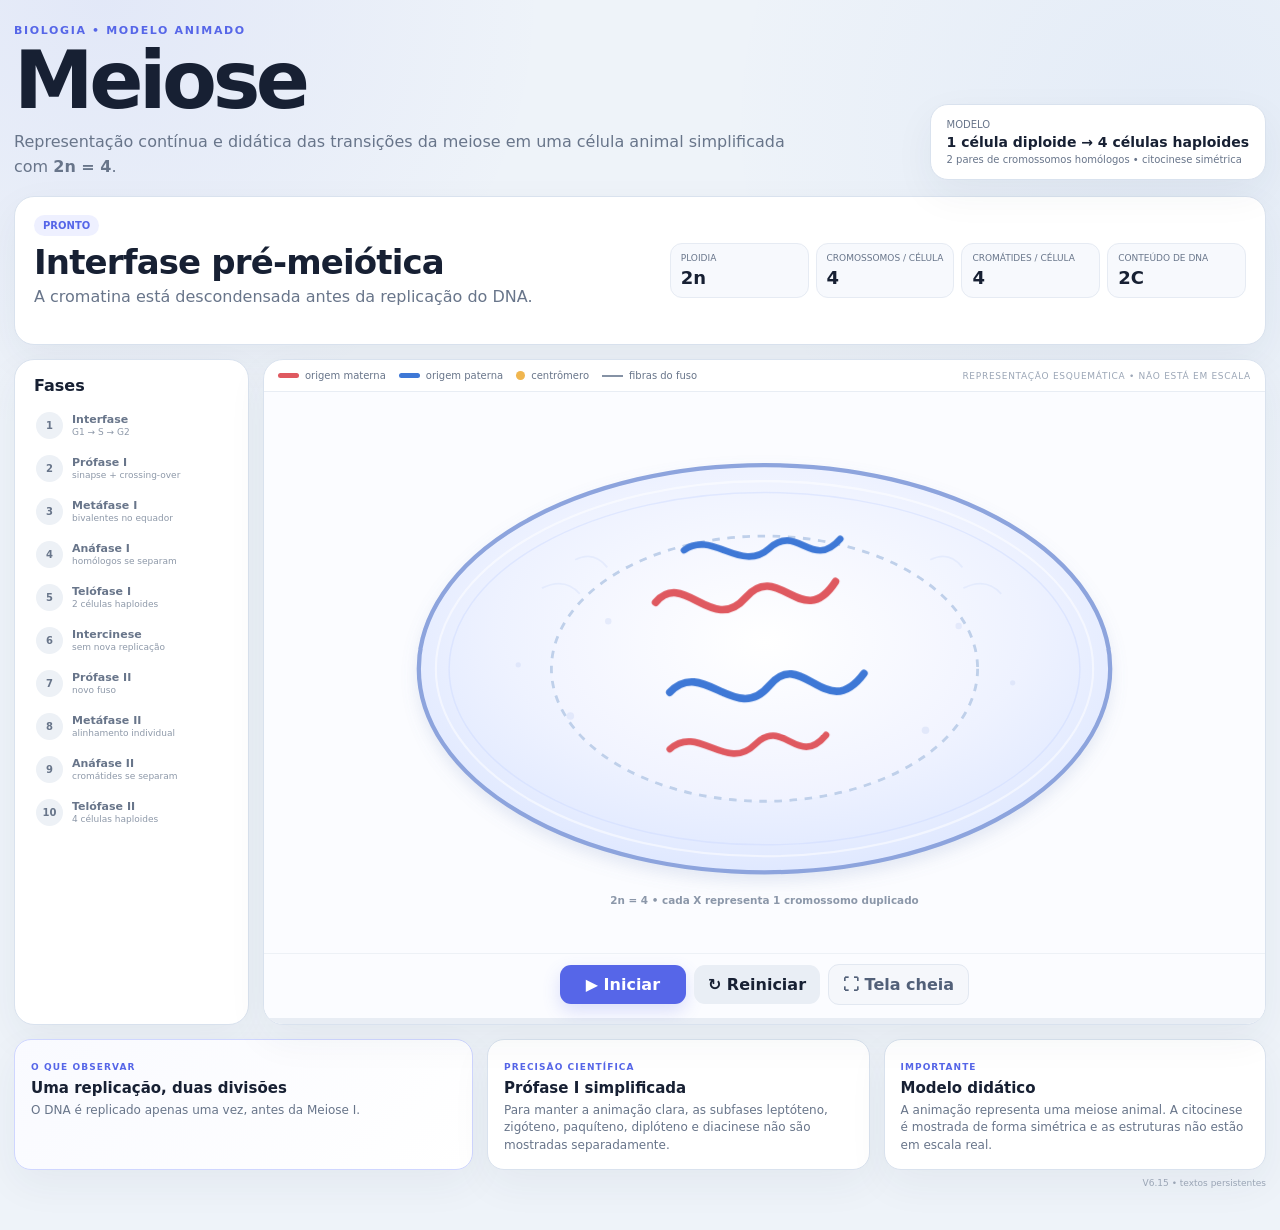
<file: index_v6_15.html>
<!doctype html>
<html lang="pt-BR">
<head>
<meta charset="utf-8">
<meta name="viewport" content="width=device-width,initial-scale=1">
<meta name="theme-color" content="#eef3f9">
<title>Meiose — animação científica V6</title>
<style>
*{box-sizing:border-box}
:root{
  --bg:#eef3f9;--card:#ffffff;--ink:#172033;--muted:#68758a;--line:#d9e2ee;
  --accent:#5666e8;--accent2:#7b88ff;--soft:#eef0ff;--red:#df5960;--blue:#3e78d6;
  --gold:#f0b64f;--spindle:#8592a5;--green:#16845b;
}
html{scroll-behavior:smooth}
body{
  margin:0;color:var(--ink);
  font-family:Inter,ui-sans-serif,system-ui,-apple-system,BlinkMacSystemFont,"Segoe UI",sans-serif;
  background:
    radial-gradient(circle at 8% 0%,rgba(86,102,232,.08),transparent 26%),
    radial-gradient(circle at 92% 10%,rgba(62,120,214,.06),transparent 28%),
    var(--bg);
}
.page{width:min(1320px,calc(100% - 28px));margin:24px auto 42px}
.hero{display:flex;justify-content:space-between;gap:26px;align-items:flex-end;margin-bottom:16px}
.kicker{margin:0 0 7px;color:var(--accent);font-size:11px;font-weight:900;letter-spacing:.15em}
h1{margin:0;font-size:clamp(46px,7vw,80px);line-height:.93;letter-spacing:-.055em}
.hero .desc{max-width:790px;margin:12px 0 0;color:var(--muted);line-height:1.55}
.model-card,.status-card,.timeline,.animation-card,.note-card{
  background:var(--card);border:1px solid var(--line);box-shadow:0 14px 40px rgba(32,49,78,.055)
}
.model-card{min-width:275px;padding:14px 16px;border-radius:18px}
.model-card span,.model-card small{display:block;color:var(--muted);font-size:10px}
.model-card strong{display:block;margin:4px 0;font-size:14px}

.status-card{
  display:flex;justify-content:space-between;align-items:center;gap:22px;
  padding:17px 19px;border-radius:20px;margin-bottom:14px;
  min-height:118px
}
.status-copy{flex:1;min-width:0;min-height:84px}
.status-copy p{min-height:42px}
.stage-tag{display:inline-block;padding:5px 9px;border-radius:999px;background:var(--soft);color:var(--accent);font-size:10px;font-weight:900}
h2{margin:6px 0 3px;font-size:clamp(23px,3vw,34px);letter-spacing:-.025em}
.status-copy p{margin:0;color:var(--muted);line-height:1.45;max-width:720px}
.metrics{display:grid;grid-template-columns:repeat(4,1fr);gap:7px}
.metric{min-width:108px;padding:9px 10px;border-radius:12px;background:#f7f9fd;border:1px solid #e6ebf3}
.metric span{display:block;color:var(--muted);font-size:9px;line-height:1.2}
.metric strong{display:block;margin-top:3px;font-size:18px}

.layout{display:grid;grid-template-columns:235px minmax(0,1fr);gap:14px}
.timeline{border-radius:20px;padding:14px}
.timeline h3{margin:2px 5px 10px;font-size:16px}
.timeline ol{list-style:none;padding:0;margin:0;display:grid;gap:2px}
.timeline li{display:flex;align-items:center;gap:9px;padding:7px;border-radius:12px;color:var(--muted);transition:.2s}
.timeline li b{display:grid;place-items:center;flex:0 0 27px;width:27px;height:27px;border-radius:50%;background:#edf1f6;font-size:10px}
.timeline li strong,.timeline li small{display:block}
.timeline li strong{font-size:11px}.timeline li small{font-size:9px;margin-top:1px;color:#8e99a9}
.timeline li.active{background:var(--soft);color:var(--ink)}
.timeline li.active b{background:var(--accent);color:#fff}
.timeline li.done b{background:#dff3eb;color:var(--green)}

.animation-card{border-radius:20px;overflow:hidden;contain:layout paint;transform:translateZ(0)}
.legend-bar{
  display:flex;justify-content:space-between;gap:12px;align-items:center;
  padding:10px 14px;border-bottom:1px solid #e8edf4;color:var(--muted);font-size:10px
}
.legend{display:flex;flex-wrap:wrap;gap:13px}
.legend span{display:flex;align-items:center;gap:6px}
.swatch{display:inline-block;width:21px;height:5px;border-radius:999px}
.swatch.red{background:var(--red)}.swatch.blue{background:var(--blue)}
.dot{display:inline-block;width:9px;height:9px;border-radius:50%;background:var(--gold)}
.line{display:inline-block;width:21px;height:2px;background:var(--spindle)}
.schematic{font-size:9px;text-transform:uppercase;letter-spacing:.08em;color:#9ba6b6}
.scene-wrap{background:#fbfcff;padding:2px 8px 0}
#scene{display:block;width:100%;height:auto;max-height:620px;min-height:450px;shape-rendering:geometricPrecision;transform:translateZ(0)}
.svg-label{fill:#5666e8;font-size:17px;font-weight:900}
.svg-small{fill:#566277;font-size:13px;font-weight:780}
.svg-bottom{fill:#657188;font-size:13px;font-weight:900;letter-spacing:.045em}
.svg-hint{fill:#8b97a9;font-size:11px;font-weight:700}

.controls{
  display:flex;justify-content:center;align-items:center;gap:8px;flex-wrap:wrap;
  padding:10px 14px 13px;background:#fbfcff;border-top:1px solid #edf1f6
}
button{font:inherit}
button{border:0;border-radius:11px;padding:10px 14px;font-weight:850;cursor:pointer}
.primary{background:var(--accent);color:#fff;box-shadow:0 7px 18px rgba(86,102,232,.2);min-width:126px}
.secondary{background:#e9eef5;color:var(--ink)}
.ghost{background:#f5f7fb;color:#526078;border:1px solid #e2e8f1}
button:disabled{opacity:.5;cursor:default}
.progress{height:6px;background:#e8edf4}
#bar{height:100%;width:0;background:linear-gradient(90deg,var(--accent),var(--accent2));transition:width .6s cubic-bezier(.4,0,.2,1)}

.notes{display:grid;grid-template-columns:1.2fr 1fr 1fr;gap:14px;margin-top:14px}
.note-card{border-radius:17px;padding:15px 16px;min-height:126px}
.note-card>span{font-size:9px;color:var(--accent);font-weight:900;letter-spacing:.12em}
.note-card h3{margin:5px 0 5px;font-size:15px}
.note-card p{margin:0;color:var(--muted);line-height:1.45;font-size:12px}
.note-card.focus{border-color:#cfd6ff;background:linear-gradient(135deg,#f9faff,#fff)}
.version{text-align:right;color:#9aa5b5;font-size:9px;margin-top:8px}

@media(max-width:1020px){
  .status-card{display:block}.metrics{margin-top:13px}.layout{grid-template-columns:1fr}.timeline{order:2}
  .timeline ol{grid-template-columns:repeat(2,1fr)}
}
@media(max-width:740px){
  .status-card,.status-copy,.note-card{min-height:0}
  .hero{display:block}.model-card{margin-top:13px}.metrics{grid-template-columns:repeat(2,1fr)}
  .notes{grid-template-columns:1fr}.timeline ol{grid-template-columns:1fr}.legend-bar{display:block}
  .schematic{display:block;margin-top:7px}#scene{min-height:360px}
}
</style>
</head>
<body>
<main class="page">
<header class="hero">
  <div>
    <p class="kicker">BIOLOGIA • MODELO ANIMADO</p>
    <h1>Meiose</h1>
    <p class="desc">Representação contínua e didática das transições da meiose em uma célula animal simplificada com <strong>2n = 4</strong>.</p>
  </div>
  <div class="model-card">
    <span>MODELO</span>
    <strong>1 célula diploide → 4 células haploides</strong>
    <small>2 pares de cromossomos homólogos • citocinese simétrica</small>
  </div>
</header>

<section class="status-card">
  <div class="status-copy">
    <span id="stageTag" class="stage-tag">PRONTO</span>
    <h2 id="stageName">Interfase pré-meiótica</h2>
    <p id="stageText">A cromatina está descondensada antes da replicação do DNA.</p>
  </div>
  <div class="metrics">
    <div class="metric"><span>PLOIDIA</span><strong id="mPloidy">2n</strong></div>
    <div class="metric"><span>CROMOSSOMOS / CÉLULA</span><strong id="mChrom">4</strong></div>
    <div class="metric"><span>CROMÁTIDES / CÉLULA</span><strong id="mChromatids">4</strong></div>
    <div class="metric"><span>CONTEÚDO DE DNA</span><strong id="mDNA">2C</strong></div>
  </div>
</section>

<section class="layout">
  <aside class="timeline">
    <h3>Fases</h3>
    <ol id="timeline">
      <li data-n="1"><b>1</b><span><strong>Interfase</strong><small>G1 → S → G2</small></span></li>
      <li data-n="2"><b>2</b><span><strong>Prófase I</strong><small>sinapse + crossing-over</small></span></li>
      <li data-n="3"><b>3</b><span><strong>Metáfase I</strong><small>bivalentes no equador</small></span></li>
      <li data-n="4"><b>4</b><span><strong>Anáfase I</strong><small>homólogos se separam</small></span></li>
      <li data-n="5"><b>5</b><span><strong>Telófase I</strong><small>2 células haploides</small></span></li>
      <li data-n="6"><b>6</b><span><strong>Intercinese</strong><small>sem nova replicação</small></span></li>
      <li data-n="7"><b>7</b><span><strong>Prófase II</strong><small>novo fuso</small></span></li>
      <li data-n="8"><b>8</b><span><strong>Metáfase II</strong><small>alinhamento individual</small></span></li>
      <li data-n="9"><b>9</b><span><strong>Anáfase II</strong><small>cromátides se separam</small></span></li>
      <li data-n="10"><b>10</b><span><strong>Telófase II</strong><small>4 células haploides</small></span></li>
    </ol>
  </aside>

  <section class="animation-card">
    <div class="legend-bar">
      <div class="legend">
        <span><i class="swatch red"></i> origem materna</span>
        <span><i class="swatch blue"></i> origem paterna</span>
        <span><i class="dot"></i> centrômero</span>
        <span><i class="line"></i> fibras do fuso</span>
      </div>
      <span class="schematic">representação esquemática • não está em escala</span>
    </div>

    <div class="scene-wrap">
    <svg id="scene" viewBox="0 0 1040 590" role="img" aria-label="Animação das fases da meiose">
      <defs>
        <radialGradient id="cellFill" cx="50%" cy="40%" r="70%">
          <stop offset="0%" stop-color="#ffffff"/>
          <stop offset="55%" stop-color="#eef2ff"/>
          <stop offset="100%" stop-color="#d9e4ff"/>
        </radialGradient>
        <radialGradient id="nucleusFill" cx="50%" cy="40%" r="70%">
          <stop offset="0%" stop-color="#ffffff"/>
          <stop offset="100%" stop-color="#eef1ff"/>
        </radialGradient>
        <filter id="cellShadow" x="-20%" y="-20%" width="140%" height="140%">
          <feDropShadow dx="0" dy="8" stdDeviation="8" flood-color="#7d8fbf" flood-opacity="0.18"/>
        </filter>
        <filter id="chromShadow" x="-30%" y="-30%" width="160%" height="160%">
          <feDropShadow dx="0" dy="1.5" stdDeviation="1.2" flood-color="#6f7fb2" flood-opacity="0.28"/>
        </filter>
      </defs>
      <!-- CAMADA DE CÉLULAS -->
      <ellipse id="mainCell" cx="520" cy="290" rx="365" ry="215" fill="url(#cellFill)" stroke="#8da4dd" stroke-width="4.5" filter="url(#cellShadow)"/>
      <ellipse id="nucleus" cx="520" cy="290" rx="225" ry="140" fill="url(#nucleusFill)" stroke="#bfd0ea" stroke-width="3" stroke-dasharray="8 8"/>
      <ellipse cx="520" cy="290" rx="347" ry="198" fill="none" stroke="#ffffff" stroke-width="2.2" opacity="0.55"/>
      <ellipse cx="520" cy="290" rx="333" ry="186" fill="none" stroke="#c9d7ff" stroke-width="1.5" opacity="0.45"/>
      <g opacity="0.28" stroke="#c5d4f8" stroke-width="2" fill="none">
        <path d="M285 205 q24 -12 40 6"/>
        <path d="M320 175 q20 -10 34 8"/>
        <path d="M730 205 q24 -12 40 6"/>
        <path d="M695 175 q20 -10 34 8"/>
      </g>
      <g opacity="0.28" fill="#b9c9ef">
        <circle cx="315" cy="340" r="4"/><circle cx="355" cy="240" r="3.4"/><circle cx="690" cy="355" r="4"/>
        <circle cx="725" cy="245" r="3.4"/><circle cx="782" cy="305" r="2.8"/><circle cx="260" cy="286" r="2.8"/>
      </g>

      <!-- células-filhas I (atrás dos cromossomos) -->
      <g id="leftCellGroup" opacity="0">
      <ellipse id="leftCell" cx="430" cy="290" rx="175" ry="175" fill="url(#cellFill)" stroke="#8da4dd" stroke-width="4.5"/>
    </g>
      <g id="rightCellGroup" opacity="0">
      <ellipse id="rightCell" cx="610" cy="290" rx="175" ry="175" fill="url(#cellFill)" stroke="#8da4dd" stroke-width="4.5"/>
    </g>

      <!-- quatro células finais -->
      <g id="finalCells" opacity="0">
        <ellipse cx="290" cy="175" rx="128" ry="128" fill="url(#cellFill)" stroke="#8da4dd" stroke-width="4.5" filter="url(#cellShadow)"/>
        <ellipse cx="290" cy="175" rx="118" ry="118" fill="none" stroke="#ffffff" stroke-width="2" opacity="0.45"/>
        <ellipse cx="290" cy="405" rx="128" ry="128" fill="url(#cellFill)" stroke="#8da4dd" stroke-width="4.5" filter="url(#cellShadow)"/>
        <ellipse cx="290" cy="405" rx="118" ry="118" fill="none" stroke="#ffffff" stroke-width="2" opacity="0.45"/>
        <ellipse cx="750" cy="175" rx="128" ry="128" fill="url(#cellFill)" stroke="#8da4dd" stroke-width="4.5" filter="url(#cellShadow)"/>
        <ellipse cx="750" cy="175" rx="118" ry="118" fill="none" stroke="#ffffff" stroke-width="2" opacity="0.45"/>
        <ellipse cx="750" cy="405" rx="128" ry="128" fill="url(#cellFill)" stroke="#8da4dd" stroke-width="4.5" filter="url(#cellShadow)"/>
        <ellipse cx="750" cy="405" rx="118" ry="118" fill="none" stroke="#ffffff" stroke-width="2" opacity="0.45"/>
        <g opacity="0.22" stroke="#c3d0ef" stroke-width="1.8" fill="none">
          <path d="M220 125 q16 -9 26 5"/><path d="M795 126 q16 -9 26 5"/><path d="M220 356 q16 -9 26 5"/><path d="M795 356 q16 -9 26 5"/>
        </g>
        <g opacity="0.22" fill="#bfd0ee">
          <circle cx="240" cy="210" r="3"/><circle cx="815" cy="210" r="3"/><circle cx="240" cy="440" r="3"/><circle cx="815" cy="440" r="3"/>
        </g>
      </g>

      <!-- núcleos finais -->
      <g id="finalNuclei" opacity="0" fill="url(#nucleusFill)" stroke="#bfd0ea" stroke-width="2.5" stroke-dasharray="7 7">
        <ellipse cx="290" cy="175" rx="82" ry="82"/>
        <ellipse cx="290" cy="405" rx="82" ry="82"/>
        <ellipse cx="750" cy="175" rx="82" ry="82"/>
        <ellipse cx="750" cy="405" rx="82" ry="82"/>
      </g>

      <!-- CROMATINA NA INTERFASE -->
      <g id="chromatin">
        <path d="M405 220 C435 185,465 255,500 215 S560 252,595 198" fill="none" stroke="#df5960" stroke-width="8" stroke-linecap="round"/>
        <path d="M420 315 C455 278,490 350,525 308 S585 349,625 295" fill="none" stroke="#3e78d6" stroke-width="8" stroke-linecap="round"/>
        <path d="M420 375 C450 348,480 400,510 370 S555 396,585 360" fill="none" stroke="#df5960" stroke-width="7" stroke-linecap="round"/>
        <path d="M435 165 C465 143,495 190,525 163 S570 187,600 153" fill="none" stroke="#3e78d6" stroke-width="7" stroke-linecap="round"/>
      </g>
      <g id="chromatinCopies" opacity="0">
        <path d="M413 228 C443 193,473 263,508 223 S568 260,603 206" fill="none" stroke="#df5960" stroke-width="5" stroke-linecap="round" opacity=".55"/>
        <path d="M428 323 C463 286,498 358,533 316 S593 357,633 303" fill="none" stroke="#3e78d6" stroke-width="5" stroke-linecap="round" opacity=".55"/>
        <path d="M428 383 C458 356,488 408,518 378 S563 404,593 368" fill="none" stroke="#df5960" stroke-width="5" stroke-linecap="round" opacity=".55"/>
        <path d="M443 173 C473 151,503 198,533 171 S578 195,608 161" fill="none" stroke="#3e78d6" stroke-width="5" stroke-linecap="round" opacity=".55"/>
      </g>

      <!-- ESTRUTURAS DO FUSO I -->
      <line id="equatorI" x1="520" y1="110" x2="520" y2="465" stroke="#abb7c8" stroke-width="2" stroke-dasharray="7 9" opacity="0"/>
      <g id="polesI" opacity="0">
        <g transform="translate(170 290)">
          <circle r="9" fill="#f7c76d" stroke="#d69338" stroke-width="1.8"/>
          <circle cx="-7" cy="-4" r="3.1" fill="#ffd996" stroke="#d69338" stroke-width="1"/>
          <circle cx="7" cy="4" r="3.1" fill="#ffd996" stroke="#d69338" stroke-width="1"/>
          <circle cx="-5" cy="7" r="3.1" fill="#ffd996" stroke="#d69338" stroke-width="1"/>
        </g>
        <g transform="translate(870 290)">
          <circle r="9" fill="#f7c76d" stroke="#d69338" stroke-width="1.8"/>
          <circle cx="-7" cy="-4" r="3.1" fill="#ffd996" stroke="#d69338" stroke-width="1"/>
          <circle cx="7" cy="4" r="3.1" fill="#ffd996" stroke="#d69338" stroke-width="1"/>
          <circle cx="-5" cy="7" r="3.1" fill="#ffd996" stroke="#d69338" stroke-width="1"/>
        </g>
      </g>
      <g id="fibersI" opacity="0" stroke="#e0cfa1" stroke-width="1.35">
        <line id="fI1" x1="170" y1="290" x2="490" y2="215"/>
        <line id="fI2" x1="170" y1="290" x2="490" y2="355"/>
        <line id="fI3" x1="870" y1="290" x2="550" y2="215"/>
        <line id="fI4" x1="870" y1="290" x2="550" y2="355"/>
      </g>

      <!-- ESTRUTURAS DO FUSO II -->
      <g id="polesII" opacity="0">
        <g transform="translate(300 105)"><circle r="8" fill="#f7c76d" stroke="#d69338" stroke-width="1.6"/><circle cx="-6" cy="-3" r="2.7" fill="#ffd996" stroke="#d69338" stroke-width="0.9"/><circle cx="6" cy="4" r="2.7" fill="#ffd996" stroke="#d69338" stroke-width="0.9"/><circle cx="-4" cy="6" r="2.7" fill="#ffd996" stroke="#d69338" stroke-width="0.9"/></g>
        <g transform="translate(300 475)"><circle r="8" fill="#f7c76d" stroke="#d69338" stroke-width="1.6"/><circle cx="-6" cy="-3" r="2.7" fill="#ffd996" stroke="#d69338" stroke-width="0.9"/><circle cx="6" cy="4" r="2.7" fill="#ffd996" stroke="#d69338" stroke-width="0.9"/><circle cx="-4" cy="6" r="2.7" fill="#ffd996" stroke="#d69338" stroke-width="0.9"/></g>
        <g transform="translate(740 105)"><circle r="8" fill="#f7c76d" stroke="#d69338" stroke-width="1.6"/><circle cx="-6" cy="-3" r="2.7" fill="#ffd996" stroke="#d69338" stroke-width="0.9"/><circle cx="6" cy="4" r="2.7" fill="#ffd996" stroke="#d69338" stroke-width="0.9"/><circle cx="-4" cy="6" r="2.7" fill="#ffd996" stroke="#d69338" stroke-width="0.9"/></g>
        <g transform="translate(740 475)"><circle r="8" fill="#f7c76d" stroke="#d69338" stroke-width="1.6"/><circle cx="-6" cy="-3" r="2.7" fill="#ffd996" stroke="#d69338" stroke-width="0.9"/><circle cx="6" cy="4" r="2.7" fill="#ffd996" stroke="#d69338" stroke-width="0.9"/><circle cx="-4" cy="6" r="2.7" fill="#ffd996" stroke="#d69338" stroke-width="0.9"/></g>
      </g>
      <line id="eq2L" x1="130" y1="290" x2="455" y2="290" stroke="#abb7c8" stroke-width="2" stroke-dasharray="7 9" opacity="0"/>
      <line id="eq2R" x1="585" y1="290" x2="910" y2="290" stroke="#abb7c8" stroke-width="2" stroke-dasharray="7 9" opacity="0"/>
      <g id="fibersII" opacity="0" stroke="#e0cfa1" stroke-width="1.25">
        <line id="f2a" x1="300" y1="105" x2="270" y2="290"/><line id="f2b" x1="300" y1="475" x2="270" y2="290"/>
        <line id="f2c" x1="300" y1="105" x2="330" y2="290"/><line id="f2d" x1="300" y1="475" x2="330" y2="290"/>
        <line id="f2e" x1="740" y1="105" x2="710" y2="290"/><line id="f2f" x1="740" y1="475" x2="710" y2="290"/>
        <line id="f2g" x1="740" y1="105" x2="770" y2="290"/><line id="f2h" x1="740" y1="475" x2="770" y2="290"/>
      </g>
      <g id="anaphaseFibersII" opacity="0" stroke="#e0cfa1" stroke-width="1.25">
        <line id="af1" x1="300" y1="105" x2="270" y2="290"/><line id="af2" x1="300" y1="475" x2="270" y2="290"/>
        <line id="af5" x1="300" y1="105" x2="330" y2="290"/><line id="af6" x1="300" y1="475" x2="330" y2="290"/>
        <line id="af3" x1="740" y1="105" x2="710" y2="290"/><line id="af4" x1="740" y1="475" x2="710" y2="290"/>
        <line id="af7" x1="740" y1="105" x2="770" y2="290"/><line id="af8" x1="740" y1="475" x2="770" y2="290"/>
      </g>

      <!-- CROMOSSOMOS CONDENSADOS -->
      <g id="mLong" opacity="0" filter="url(#chromShadow)">
        <line x1="-20" y1="-38" x2="0" y2="0" stroke="#df5960" stroke-width="10" stroke-linecap="round"/>
        <line id="mSwap" x1="20" y1="-38" x2="0" y2="0" stroke="#df5960" stroke-width="10" stroke-linecap="round"/>
        <circle id="mGene1" cx="6" cy="-11" r="3.1" fill="#df5960"/>
        <circle id="mGene2" cx="11" cy="-21" r="3.1" fill="#df5960"/>
        <circle id="mGene3" cx="16" cy="-31" r="3.1" fill="#df5960"/>
        <line x1="0" y1="0" x2="20" y2="38" stroke="#df5960" stroke-width="10" stroke-linecap="round"/>
        <line x1="0" y1="0" x2="-20" y2="38" stroke="#df5960" stroke-width="10" stroke-linecap="round"/>
        <line x1="-18" y1="-34" x2="0" y2="0" stroke="#ffffff" stroke-width="4.4" stroke-linecap="round" opacity="0.28"/>
        <line x1="0" y1="0" x2="18" y2="34" stroke="#ffffff" stroke-width="4.4" stroke-linecap="round" opacity="0.18"/>
        <circle r="6.5" fill="#f0b64f" stroke="#fff7df" stroke-width="2"/>
      </g>
      <g id="pLong" opacity="0" filter="url(#chromShadow)">
        <line x1="-20" y1="-38" x2="0" y2="0" stroke="#3e78d6" stroke-width="10" stroke-linecap="round"/>
        <line id="pSwap" x1="20" y1="-38" x2="0" y2="0" stroke="#3e78d6" stroke-width="10" stroke-linecap="round"/>
        <circle id="pGene1" cx="6" cy="-11" r="3.1" fill="#3e78d6"/>
        <circle id="pGene2" cx="11" cy="-21" r="3.1" fill="#3e78d6"/>
        <circle id="pGene3" cx="16" cy="-31" r="3.1" fill="#3e78d6"/>
        <line x1="0" y1="0" x2="20" y2="38" stroke="#3e78d6" stroke-width="10" stroke-linecap="round"/>
        <line x1="0" y1="0" x2="-20" y2="38" stroke="#3e78d6" stroke-width="10" stroke-linecap="round"/>
        <line x1="-18" y1="-34" x2="0" y2="0" stroke="#ffffff" stroke-width="4.4" stroke-linecap="round" opacity="0.28"/>
        <line x1="0" y1="0" x2="18" y2="34" stroke="#ffffff" stroke-width="4.4" stroke-linecap="round" opacity="0.18"/>
        <circle r="6.5" fill="#f0b64f" stroke="#fff7df" stroke-width="2"/>
      </g>
      <g id="mShort" opacity="0" filter="url(#chromShadow)">
        <line x1="-15" y1="-28" x2="0" y2="0" stroke="#df5960" stroke-width="9" stroke-linecap="round"/>
        <line id="mShortSwap" x1="15" y1="-28" x2="0" y2="0" stroke="#df5960" stroke-width="9" stroke-linecap="round"/>
        <circle id="mShortGene1" cx="4" cy="-8" r="2.6" fill="#df5960"/>
        <circle id="mShortGene2" cx="8" cy="-16" r="2.6" fill="#df5960"/>
        <circle id="mShortGene3" cx="12" cy="-23" r="2.6" fill="#df5960"/>
        <line x1="0" y1="0" x2="15" y2="28" stroke="#df5960" stroke-width="9" stroke-linecap="round"/>
        <line x1="0" y1="0" x2="-15" y2="28" stroke="#df5960" stroke-width="9" stroke-linecap="round"/>
        <line x1="-13" y1="-24" x2="0" y2="0" stroke="#ffffff" stroke-width="3.9" stroke-linecap="round" opacity="0.28"/>
        <line x1="0" y1="0" x2="13" y2="24" stroke="#ffffff" stroke-width="3.9" stroke-linecap="round" opacity="0.18"/>
        <circle r="6" fill="#f0b64f" stroke="#fff7df" stroke-width="2"/>
      </g>
      <g id="pShort" opacity="0" filter="url(#chromShadow)">
        <line x1="-15" y1="-28" x2="0" y2="0" stroke="#3e78d6" stroke-width="9" stroke-linecap="round"/>
        <line id="pShortSwap" x1="15" y1="-28" x2="0" y2="0" stroke="#3e78d6" stroke-width="9" stroke-linecap="round"/>
        <circle id="pShortGene1" cx="4" cy="-8" r="2.6" fill="#3e78d6"/>
        <circle id="pShortGene2" cx="8" cy="-16" r="2.6" fill="#3e78d6"/>
        <circle id="pShortGene3" cx="12" cy="-23" r="2.6" fill="#3e78d6"/>
        <line x1="0" y1="0" x2="15" y2="28" stroke="#3e78d6" stroke-width="9" stroke-linecap="round"/>
        <line x1="0" y1="0" x2="-15" y2="28" stroke="#3e78d6" stroke-width="9" stroke-linecap="round"/>
        <line x1="-13" y1="-24" x2="0" y2="0" stroke="#ffffff" stroke-width="3.9" stroke-linecap="round" opacity="0.28"/>
        <line x1="0" y1="0" x2="13" y2="24" stroke="#ffffff" stroke-width="3.9" stroke-linecap="round" opacity="0.18"/>
        <circle r="6" fill="#f0b64f" stroke="#fff7df" stroke-width="2"/>
      </g>

      <!-- crossing-over -->
      <path id="chiasma" d="M500 200 L540 230 M540 200 L500 230" fill="none" stroke="#5666e8" stroke-width="3.5" stroke-linecap="round" opacity="0"/>

      <!-- cromátides separadas -->
      <g id="singles" opacity="0">
        <g id="s1">
          <line x1="0" y1="-30" x2="0" y2="30" stroke="#df5960" stroke-width="10" stroke-linecap="round"/>
          <line x1="0" y1="-30" x2="0" y2="-5" stroke="#3e78d6" stroke-width="10" stroke-linecap="round"/>
          
          <circle r="6" fill="#f0b64f"/>
        </g>
        <g id="s2"><line x1="0" y1="-30" x2="0" y2="30" stroke="#df5960" stroke-width="10" stroke-linecap="round"/><circle r="6" fill="#f0b64f"/></g>
        <g id="s3">
          <line x1="0" y1="-30" x2="0" y2="30" stroke="#3e78d6" stroke-width="10" stroke-linecap="round"/>
          <line x1="0" y1="-30" x2="0" y2="-5" stroke="#df5960" stroke-width="10" stroke-linecap="round"/>
          
          <circle r="6" fill="#f0b64f"/>
        </g>
        <g id="s4"><line x1="0" y1="-30" x2="0" y2="30" stroke="#3e78d6" stroke-width="10" stroke-linecap="round"/><circle r="6" fill="#f0b64f"/></g>
        <g id="s5"><line x1="0" y1="-22" x2="0" y2="22" stroke="#3e78d6" stroke-width="9" stroke-linecap="round"/><circle r="5" fill="#f0b64f"/></g>
        <g id="s6">
          <line x1="0" y1="-22" x2="0" y2="22" stroke="#3e78d6" stroke-width="9" stroke-linecap="round"/>
          <line x1="0" y1="-22" x2="0" y2="-4" stroke="#df5960" stroke-width="9" stroke-linecap="round"/>
          
          <circle r="5" fill="#f0b64f"/>
        </g>
        <g id="s7"><line x1="0" y1="-22" x2="0" y2="22" stroke="#df5960" stroke-width="9" stroke-linecap="round"/><circle r="5" fill="#f0b64f"/></g>
        <g id="s8">
          <line x1="0" y1="-22" x2="0" y2="22" stroke="#df5960" stroke-width="9" stroke-linecap="round"/>
          <line x1="0" y1="-22" x2="0" y2="-4" stroke="#3e78d6" stroke-width="9" stroke-linecap="round"/>
          
          <circle r="5" fill="#f0b64f"/>
        </g>
      </g>

      <!-- cromatina descondensada final -->
      <g id="finalChromatin" opacity="0" fill="none" stroke-linecap="round" stroke-linejoin="round">
        <!-- célula 1: cromossomo longo recombinante + curto não recombinante -->
        <path d="M236 162 C255 144,278 150,296 168 S330 188,352 170" stroke="#df5960" stroke-width="7"/>
        <path d="M236 162 C248 151,260 151,270 158" stroke="#3e78d6" stroke-width="7"/>


        <path d="M242 198 C258 184,278 186,296 202 S327 221,344 205" stroke="#3e78d6" stroke-width="6"/>

        <!-- célula 2: longo não recombinante + curto recombinante -->
        <path d="M236 392 C255 374,278 380,296 398 S330 418,352 400" stroke="#df5960" stroke-width="7"/>
        <path d="M242 428 C258 414,278 416,296 432 S327 451,344 435" stroke="#3e78d6" stroke-width="6"/>
        <path d="M242 428 C251 420,260 420,269 425" stroke="#df5960" stroke-width="6"/>



        <!-- célula 3: cromossomo longo recombinante + curto não recombinante -->
        <path d="M696 162 C715 144,738 150,756 168 S790 188,812 170" stroke="#3e78d6" stroke-width="7"/>
        <path d="M696 162 C708 151,720 151,730 158" stroke="#df5960" stroke-width="7"/>


        <path d="M702 198 C718 184,738 186,756 202 S787 221,804 205" stroke="#df5960" stroke-width="6"/>

        <!-- célula 4: longo não recombinante + curto recombinante -->
        <path d="M696 392 C715 374,738 380,756 398 S790 418,812 400" stroke="#3e78d6" stroke-width="7"/>
        <path d="M702 428 C718 414,738 416,756 432 S787 451,804 435" stroke="#df5960" stroke-width="6"/>
        <path d="M702 428 C711 420,720 420,729 425" stroke="#3e78d6" stroke-width="6"/>


      </g>

      <!-- textos dentro do SVG -->
      <text id="phaseCallout" x="520" y="38" text-anchor="middle" class="svg-label" opacity="0"></text>
      <text id="subCallout" x="520" y="60" text-anchor="middle" class="svg-small" opacity="0"></text>
      <text id="bottomLabel" x="520" y="562" text-anchor="middle" class="svg-bottom" opacity="0"></text>
      <text id="modelHint" x="520" y="538" text-anchor="middle" class="svg-hint">2n = 4 • cada X representa 1 cromossomo duplicado</text>
    </svg>
    </div>

    <div class="controls">
      <button id="playBtn" class="primary">▶ Iniciar</button>
      <button id="restartBtn" class="secondary">↻ Reiniciar</button>
      <button id="fullscreenBtn" class="ghost">⛶ Tela cheia</button>
    </div>
    <div class="progress"><div id="bar"></div></div>
  </section>
</section>

<section class="notes">
  <article class="note-card focus">
    <span>O QUE OBSERVAR</span>
    <h3 id="noteTitle">Uma replicação, duas divisões</h3>
    <p id="noteText">O DNA é replicado apenas uma vez, antes da Meiose I.</p>
  </article>
  <article class="note-card">
    <span>PRECISÃO CIENTÍFICA</span>
    <h3>Prófase I simplificada</h3>
    <p>Para manter a animação clara, as subfases leptóteno, zigóteno, paquíteno, diplóteno e diacinese não são mostradas separadamente.</p>
  </article>
  <article class="note-card">
    <span>IMPORTANTE</span>
    <h3>Modelo didático</h3>
    <p>A animação representa uma meiose animal. A citocinese é mostrada de forma simétrica e as estruturas não estão em escala real.</p>
  </article>
</section>
<div class="version">V6.15 • textos persistentes</div>
</main>

<script>
const $=id=>document.getElementById(id);
const timeline=[...document.querySelectorAll("#timeline li")];
const playBtn=$("playBtn"),restartBtn=$("restartBtn"),fullscreenBtn=$("fullscreenBtn");
let paused=false,autoMode=false,animating=false,currentStage=0,speed=.82;

const E={
 mainCell:$("mainCell"),nucleus:$("nucleus"),chromatin:$("chromatin"),copies:$("chromatinCopies"),
 callout:$("phaseCallout"),sub:$("subCallout"),equatorI:$("equatorI"),polesI:$("polesI"),fibersI:$("fibersI"),
 mLong:$("mLong"),pLong:$("pLong"),mShort:$("mShort"),pShort:$("pShort"),cross:null,chiasma:$("chiasma"),
 left:$("leftCell"),right:$("rightCell"),leftGroup:$("leftCellGroup"),rightGroup:$("rightCellGroup"),polesII:$("polesII"),eq2L:$("eq2L"),eq2R:$("eq2R"),fibersII:$("fibersII"),
 aFibers:$("anaphaseFibersII"),singles:$("singles"),finalCells:$("finalCells"),finalNuclei:$("finalNuclei"),
 finalChromatin:$("finalChromatin"),bottom:$("bottomLabel"),hint:$("modelHint"),
 single:[$("s1"),$("s2"),$("s3"),$("s4"),$("s5"),$("s6"),$("s7"),$("s8")]
};
const C={mLong:[420,225],pLong:[620,225],mShort:[420,360],pShort:[620,360]};
const S={};

function ease(t){return t<.5?4*t*t*t:1-Math.pow(-2*t+2,3)/2}
function lerp(a,b,t){return a+(b-a)*t}
function tween(ms,fn){
 return new Promise(resolve=>{
  let elapsed=0,last=performance.now();
  function frame(now){
   if(!paused){
    elapsed+=(now-last)*speed;
    const t=Math.min(elapsed/ms,1);
    fn(ease(t));
    if(t>=1){resolve();return}
   }
   last=now;requestAnimationFrame(frame)
  }
  requestAnimationFrame(frame)
 })
}
function wait(ms){return tween(ms,()=>{})}
function fade(el,a,b,ms=500){el.style.opacity=a;return tween(ms,t=>el.style.opacity=lerp(a,b,t))}
function setPos(el,x,y,key){
 el.setAttribute("transform",`translate(${x} ${y})`);
 if(key){C[key]=[x,y];updateFibersI()}
}
function move(el,a,b,ms=900,key){
 return tween(ms,t=>{
  const x=lerp(a[0],b[0],t),y=lerp(a[1],b[1],t);
  setPos(el,x,y,key)
 })
}
function attr(el,name,a,b,ms=700){return tween(ms,t=>el.setAttribute(name,lerp(a,b,t)))}
function setSingle(el,x,y,key){
 el.setAttribute("transform",`translate(${x} ${y})`);
 S[key]=[x,y];updateAnaphaseFibers()
}
function moveSingle(el,a,b,ms,key){
 return tween(ms,t=>setSingle(el,lerp(a[0],b[0],t),lerp(a[1],b[1],t),key))
}
function setStage(s){
 $("stageTag").textContent=`ETAPA ${s.n} DE 10`;
 $("stageName").textContent=s.name;$("stageText").textContent=s.text;
 $("mPloidy").textContent=s.ploidy;$("mChrom").textContent=s.chrom;
 $("mChromatids").textContent=s.chromatids;$("mDNA").textContent=s.dna;
 $("noteTitle").textContent=s.noteTitle;$("noteText").textContent=s.note;
 $("bar").style.width=s.progress+"%";
 timeline.forEach(li=>{
  const n=+li.dataset.n;li.classList.toggle("active",n===s.n);li.classList.toggle("done",n<s.n)
 })
}
function showCallout(main,sub=""){
 E.callout.textContent=main;E.sub.textContent=sub;
 return Promise.all([fade(E.callout,0,1,280),sub?fade(E.sub,0,1,280):Promise.resolve()])
}
function hideCallout(){
 return Promise.all([fade(E.callout,+E.callout.style.opacity||1,0,220),fade(E.sub,+E.sub.style.opacity||0,0,220)])
}
function updateFibersI(){
 const pairs=[["fI1",170,290,C.mLong],["fI2",170,290,C.pShort],["fI3",870,290,C.pLong],["fI4",870,290,C.mShort]];
 pairs.forEach(([id,x1,y1,p])=>{const l=$(id);if(!l||!p)return;l.setAttribute("x1",x1);l.setAttribute("y1",y1);l.setAttribute("x2",p[0]);l.setAttribute("y2",p[1])})
}
function updateAnaphaseFibers(){
 const defs=[
  ["af1",300,105,S.s1],["af2",300,475,S.s2],["af5",300,105,S.s5],["af6",300,475,S.s6],
  ["af3",740,105,S.s3],["af4",740,475,S.s4],["af7",740,105,S.s7],["af8",740,475,S.s8]
 ];
 defs.forEach(([id,x1,y1,p])=>{const l=$(id);if(!l||!p)return;l.setAttribute("x1",x1);l.setAttribute("y1",y1);l.setAttribute("x2",p[0]);l.setAttribute("y2",p[1])})
}
function updateButtons(){
 if(currentStage>=10){
  playBtn.textContent="✓ Concluído";
  playBtn.disabled=true
 } else {
  playBtn.disabled=false
 }
}
function stageDone(){
 currentStage++;animating=false;
 if(!autoMode && currentStage>0 && currentStage<10) playBtn.textContent="▶ Continuar";
 updateButtons()
}
function forceOpacity(el,value){
 if(el) el.style.opacity=value;
}
function cleanupLinesForStage(stageNumber){
 // Hide line systems that belong strictly to earlier/later phases.
 if(stageNumber>=5){
  forceOpacity(E.equatorI,0);forceOpacity(E.fibersI,0);forceOpacity(E.polesI,0);
 }
 if(stageNumber<7 || stageNumber>=10){
  if(stageNumber<7){forceOpacity(E.eq2L,0);forceOpacity(E.eq2R,0);forceOpacity(E.fibersII,0);forceOpacity(E.polesII,0);forceOpacity(E.aFibers,0);}
 }
 if(stageNumber>=9){
  forceOpacity(E.eq2L,0);forceOpacity(E.eq2R,0);forceOpacity(E.fibersII,0);
 }
 if(stageNumber>=10){
  forceOpacity(E.aFibers,0);forceOpacity(E.polesII,0);
 }
}

setPos(E.mLong,420,225,"mLong");setPos(E.pLong,620,225,"pLong");setPos(E.mShort,420,360,"mShort");setPos(E.pShort,620,360,"pShort");

async function p1(){
 cleanupLinesForStage(1);
 E.hint.textContent="2n = 4 • cromatina descondensada durante a interfase";
 setStage({n:1,name:"Interfase pré-meiótica — G1, S e G2",text:"A cromatina permanece descondensada. Na fase S, o DNA é replicado uma única vez antes da meiose.",ploidy:"2n",chrom:"4",chromatids:"4 → 8",dna:"2C → 4C",noteTitle:"A ploidia não muda na fase S",note:"A célula continua 2n = 4. O número de cromossomos permanece 4; dobram o DNA e as cromátides.",progress:10});
 await showCallout("G1 → S → G2","na fase S: 2C → 4C");
 await fade(E.copies,0,1,1050);await wait(450)
}
async function p2(){
 cleanupLinesForStage(2);
 await hideCallout();
 E.hint.textContent="2n = 4 • cada X representa 1 cromossomo duplicado";
 setStage({n:2,name:"Prófase I — sinapse e crossing-over",text:"Os cromossomos condensam, os homólogos se emparelham em bivalentes e pode ocorrer crossing-over.",ploidy:"2n",chrom:"4",chromatids:"8",dna:"4C",noteTitle:"Crossing-over entre cromátides não-irmãs",note:"O modelo mostra um único evento de crossing-over para clareza. O ponto de contato visível é o quiasma.",progress:22});
 await Promise.all([fade(E.chromatin,1,0,600),fade(E.copies,1,0,600),fade(E.nucleus,1,.15,650),fade(E.mLong,0,1,520),fade(E.pLong,0,1,520),fade(E.mShort,0,1,520),fade(E.pShort,0,1,520)]);
 await showCallout("Sinapse dos homólogos","formação de bivalentes (tétrades)");
 await Promise.all([move(E.mLong,[420,225],[485,215],820,"mLong"),move(E.pLong,[620,225],[555,215],820,"pLong"),move(E.mShort,[420,360],[485,360],820,"mShort"),move(E.pShort,[620,360],[555,360],820,"pShort")]);
 await hideCallout();
 await Promise.all([fade(E.chiasma,0,1,280),showCallout("Crossing-over","segmentos e características passam do vermelho para o azul e vice-versa")]);
 $("mSwap").setAttribute("stroke","#3e78d6");$("pSwap").setAttribute("stroke","#df5960");
 $("mShortSwap").setAttribute("stroke","#3e78d6");$("pShortSwap").setAttribute("stroke","#df5960");
 [["mGene1","#3e78d6"],["mGene2","#3e78d6"],["mGene3","#3e78d6"],
  ["pGene1","#df5960"],["pGene2","#df5960"],["pGene3","#df5960"],
  ["mShortGene1","#3e78d6"],["mShortGene2","#3e78d6"],["mShortGene3","#3e78d6"],
  ["pShortGene1","#df5960"],["pShortGene2","#df5960"],["pShortGene3","#df5960"]]
 .forEach(([id,color])=>$(id).setAttribute("fill",color));
 await wait(700);
 await Promise.all([fade(E.chiasma,1,0,280),fade(E.nucleus,.15,0,320)])
}
async function p3(){
 cleanupLinesForStage(3);
 setStage({n:3,name:"Metáfase I",text:"Os bivalentes alinham-se no plano equatorial. A orientação de cada par é independente.",ploidy:"2n",chrom:"4",chromatids:"8",dna:"4C",noteTitle:"Orientação independente",note:"A orientação mostrada é apenas uma possibilidade; em células reais, cada par pode orientar-se independentemente.",progress:34});
 await hideCallout();
 await showCallout("Metáfase I","os pares de homólogos permanecem alinhados no equador");
 E.bottom.textContent="MEIOSE I • divisão reducional";
 await Promise.all([fade(E.equatorI,0,1,300),fade(E.polesI,0,1,380),fade(E.fibersI,0,1,420),fade(E.bottom,0,1,260),
  move(E.mLong,[485,215],[490,215],520,"mLong"),move(E.pLong,[555,215],[550,215],520,"pLong"),
  move(E.mShort,[485,360],[490,355],520,"mShort"),move(E.pShort,[555,360],[550,355],520,"pShort")]);
 await wait(450)
}
async function p4(){
 cleanupLinesForStage(4);
 setStage({n:4,name:"Anáfase I",text:"Os cromossomos homólogos migram para polos opostos. As cromátides-irmãs permanecem unidas.",ploidy:"n por polo",chrom:"2 por polo",chromatids:"4 por polo",dna:"2C por polo",noteTitle:"Na Anáfase I, o X permanece inteiro",note:"Os centrômeros não se dividem nesta etapa. Cada cromossomo duplicado migra inteiro para um polo.",progress:46});
 await hideCallout();
 await showCallout("Anáfase I","os cromossomos homólogos se separam; as cromátides-irmãs ficam unidas");
 await fade(E.equatorI,1,0,250);
 await Promise.all([move(E.mLong,[490,215],[285,225],1200,"mLong"),move(E.pShort,[550,355],[335,350],1200,"pShort"),move(E.pLong,[550,215],[755,225],1200,"pLong"),move(E.mShort,[490,355],[705,350],1200,"mShort")]);
 await wait(300)
}
async function p5(){
 cleanupLinesForStage(5);
 setStage({n:5,name:"Telófase I + citocinese",text:"A célula se divide em duas células haploides. Os cromossomos continuam duplicados.",ploidy:"n",chrom:"2",chromatids:"4",dna:"2C",noteTitle:"A Meiose I reduz a ploidia",note:"O modelo não força a re-formação do envelope nuclear nesta etapa, pois isso pode variar entre organismos e tipos celulares.",progress:57});
 await hideCallout();
 await showCallout("Telófase I + citocinese","formam-se duas células haploides com cromossomos ainda duplicados");
 await Promise.all([fade(E.fibersI,1,0,280),fade(E.polesI,1,0,280),fade(E.mainCell,1,0,500),fade(E.leftGroup,0,1,520),fade(E.rightGroup,0,1,520),fade(E.bottom,1,0,240)]);
 await Promise.all([attr(E.left,"cx",430,300,900),attr(E.right,"cx",610,740,900),
  move(E.mLong,[285,225],[265,250],700,"mLong"),move(E.pShort,[335,350],[325,330],700,"pShort"),
  move(E.pLong,[755,225],[775,250],700,"pLong"),move(E.mShort,[705,350],[715,330],700,"mShort")]);
 await wait(350)
}
async function p6(){
 cleanupLinesForStage(6);
 setStage({n:6,name:"Intercinese",text:"As duas células passam por uma curta transição antes da Meiose II. Não ocorre nova fase S.",ploidy:"n",chrom:"2",chromatids:"4",dna:"2C",noteTitle:"Sem nova replicação do DNA",note:"O DNA foi replicado uma única vez, antes da Meiose I. A Meiose II começa com cromossomos ainda duplicados.",progress:65});
 await hideCallout();
 await showCallout("Intercinese","transição entre as divisões • não ocorre nova replicação do DNA");
 await wait(650)
}
async function p7(){
 cleanupLinesForStage(7);
 setStage({n:7,name:"Prófase II",text:"Em cada célula, organiza-se um novo fuso para separar as cromátides-irmãs.",ploidy:"n",chrom:"2",chromatids:"4",dna:"2C",noteTitle:"Começa a segunda divisão",note:"A Meiose II não reduz novamente a ploidia; ela separa as cromátides-irmãs.",progress:73});
 await hideCallout();
 await showCallout("Prófase II","um novo fuso se organiza em cada célula haploide");
 E.bottom.textContent="MEIOSE II • separação das cromátides-irmãs";
 await Promise.all([fade(E.polesII,0,1,380),fade(E.fibersII,0,1,420),fade(E.bottom,0,1,260),
  move(E.mLong,[265,250],[270,290],520,"mLong"),move(E.pShort,[325,330],[330,290],520,"pShort"),move(E.pLong,[775,250],[710,290],520,"pLong"),move(E.mShort,[715,330],[770,290],520,"mShort")]);
 await wait(300)
}
async function p8(){
 cleanupLinesForStage(8);
 setStage({n:8,name:"Metáfase II",text:"Os cromossomos alinham-se individualmente no equador de cada célula.",ploidy:"n",chrom:"2",chromatids:"4",dna:"2C",noteTitle:"Alinhamento individual",note:"Diferentemente da Metáfase I, os cromossomos homólogos não estão emparelhados.",progress:82});
 await hideCallout();
 await showCallout("Metáfase II","os cromossomos se alinham individualmente no equador");
 await Promise.all([fade(E.eq2L,0,1,280),fade(E.eq2R,0,1,280)]);await wait(620)
}
async function p9(){
 cleanupLinesForStage(9);
 setStage({n:9,name:"Anáfase II",text:"Os centrômeros se dividem e as cromátides-irmãs migram para polos opostos.",ploidy:"n por polo",chrom:"2 por polo",chromatids:"2 por polo",dna:"1C por polo",noteTitle:"Cada cromátide torna-se um cromossomo",note:"Depois da separação no centrômero, cada cromátide passa a ser considerada um cromossomo independente.",progress:92});
 await hideCallout();
 await showCallout("Anáfase II","as cromátides-irmãs se separam e migram para polos opostos");
 await Promise.all([fade(E.eq2L,1,0,220),fade(E.eq2R,1,0,220),fade(E.fibersII,1,0,220),fade(E.mLong,1,0,250),fade(E.pLong,1,0,250),fade(E.mShort,1,0,250),fade(E.pShort,1,0,250),fade(E.aFibers,0,1,260)]);
 E.singles.style.opacity=1;
 const A=[[270,290],[270,290],[710,290],[710,290],[330,290],[330,290],[770,290],[770,290]];
 const B=[[270,155],[270,425],[710,155],[710,425],[330,155],[330,425],[770,155],[770,425]];
 E.single.forEach((el,i)=>setSingle(el,A[i][0],A[i][1],"s"+(i+1)));
 await Promise.all(E.single.map((el,i)=>moveSingle(el,A[i],B[i],1150,"s"+(i+1))));
 await wait(250)
}
async function p10(){
 cleanupLinesForStage(10);
 E.hint.textContent="n = 2 • cromossomos descondensam nos núcleos finais";
 setStage({n:10,name:"Telófase II + citocinese",text:"Os núcleos se reorganizam, os cromossomos descondensam e formam-se quatro células haploides.",ploidy:"n",chrom:"2",chromatids:"2",dna:"1C",noteTitle:"Quatro células geneticamente diferentes",note:"As quatro células finais mostram combinações diferentes. Nas células de baixo, a troca de trechos vermelho ↔ azul também permanece visível nos cromossomos recombinantes.",progress:100});
 await hideCallout();
 await showCallout("Telófase II + citocinese","quatro células haploides são formadas e os cromossomos descondensam");
 await Promise.all([fade(E.aFibers,1,0,260),fade(E.polesII,1,0,260),fade(E.leftGroup,1,0,450),fade(E.rightGroup,1,0,450),fade(E.bottom,1,0,220),fade(E.finalCells,0,1,500)]);
 await Promise.all([
  moveSingle(E.single[0],[270,155],[260,175],520,"s1"),moveSingle(E.single[4],[330,155],[320,175],520,"s5"),
  moveSingle(E.single[1],[270,425],[260,405],520,"s2"),moveSingle(E.single[5],[330,425],[320,405],520,"s6"),
  moveSingle(E.single[2],[710,155],[720,175],520,"s3"),moveSingle(E.single[6],[770,155],[780,175],520,"s7"),
  moveSingle(E.single[3],[710,425],[720,405],520,"s4"),moveSingle(E.single[7],[770,425],[780,405],520,"s8")
 ]);
 await Promise.all([fade(E.finalNuclei,0,1,380),fade(E.singles,1,0,520),fade(E.finalChromatin,0,1,520)]);
 E.bottom.textContent="4 CÉLULAS HAPLOIDES • n = 2 • 1C";
 await fade(E.bottom,0,1,280);$("stageTag").textContent="CONCLUÍDO"
}

const phases=[p1,p2,p3,p4,p5,p6,p7,p8,p9,p10];

// Tempo de leitura após cada etapa terminar.
// Fases mais complexas ficam paradas por mais tempo antes da próxima.
const readingPauses=[
  3600, // Interfase
  5000, // Prófase I / crossing-over
  3600, // Metáfase I
  4200, // Anáfase I
  4000, // Telófase I
  3300, // Intercinese
  3600, // Prófase II
  3600, // Metáfase II
  4500, // Anáfase II
  0     // Telófase II - etapa final
];

async function nextPhase(){
 if(animating||currentStage>=phases.length)return;
 animating=true;updateButtons();
 await phases[currentStage]();
 stageDone()
}
async function autoLoop(){
 if(autoMode&&currentStage>=10)return;
 while(autoMode&&currentStage<10){
  if(!animating)await nextPhase();
  if(autoMode&&currentStage<10)await wait(readingPauses[currentStage-1] || 3600)
 }
 if(currentStage>=10){autoMode=false;updateButtons()}
}
playBtn.addEventListener("click",()=>{
 if(currentStage>=10)return;
 if(autoMode){
  paused=!paused;playBtn.textContent=paused?"▶ Continuar":"⏸ Pausar";return
 }
 paused=false;autoMode=true;playBtn.textContent="⏸ Pausar";autoLoop()
});
restartBtn.addEventListener("click",()=>location.reload());
fullscreenBtn.addEventListener("click",async()=>{
 try{
  if(!document.fullscreenElement)await document.documentElement.requestFullscreen();
  else await document.exitFullscreen()
 }catch(e){}
});
document.addEventListener("fullscreenchange",()=>{fullscreenBtn.textContent=document.fullscreenElement?"⤢ Sair da tela cheia":"⛶ Tela cheia"});

const params=new URLSearchParams(location.search);
if(params.get("autoplay")==="1"){setTimeout(()=>playBtn.click(),250)}

updateButtons();
</script>
</body>
</html>
</file>
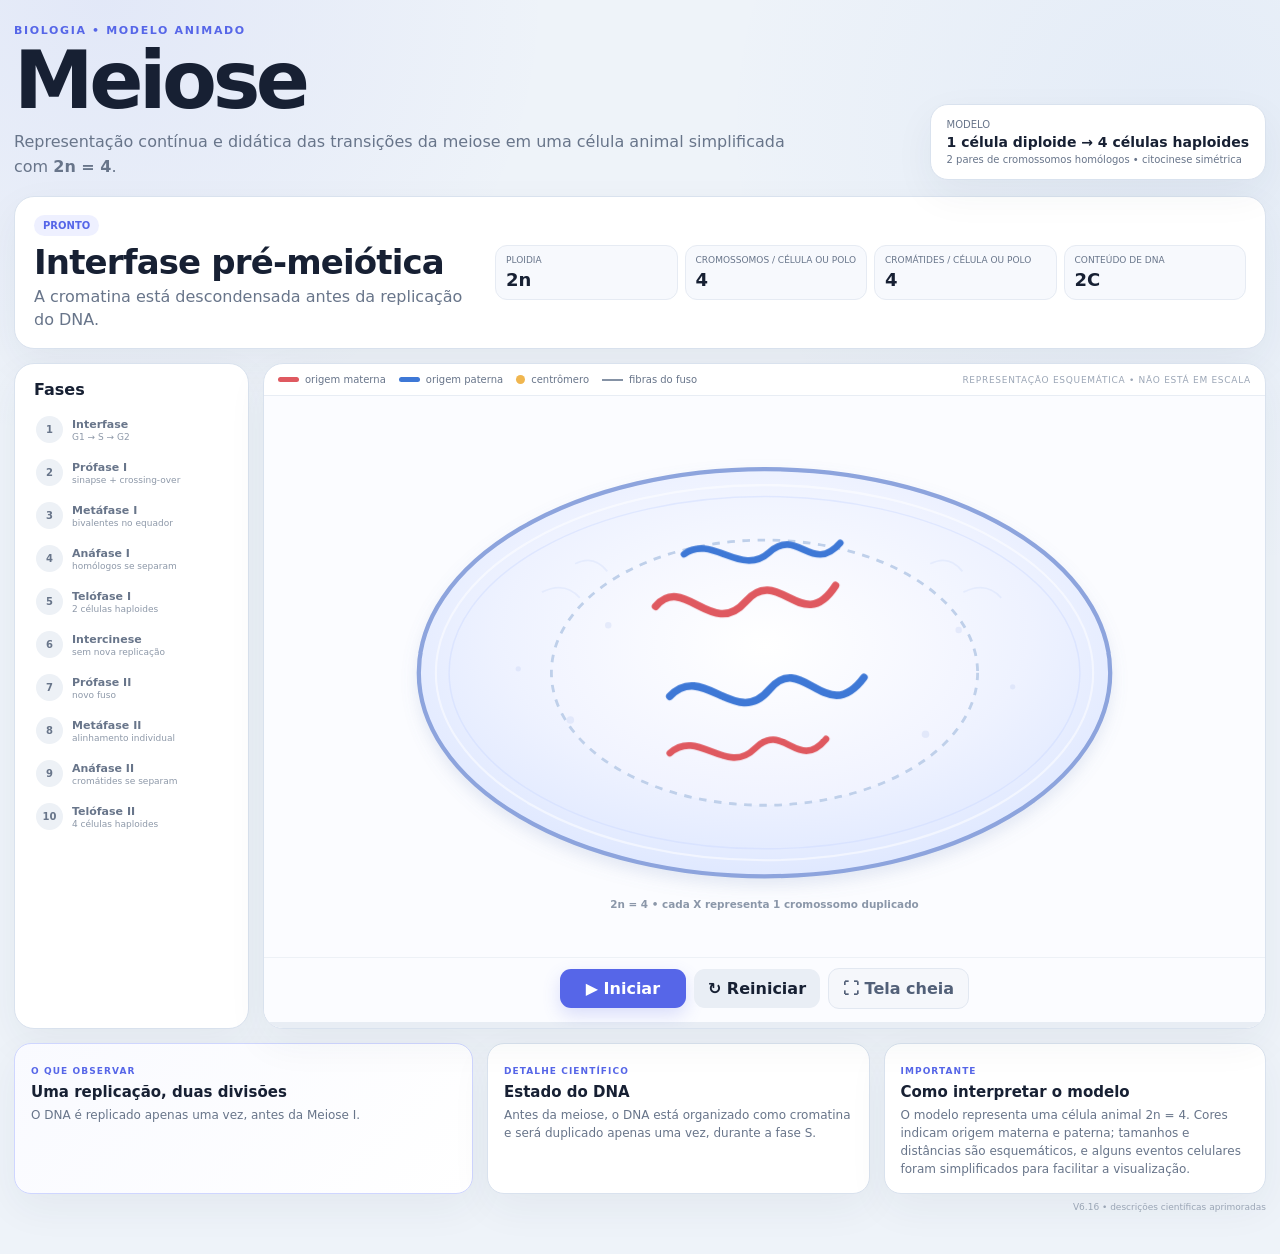
<file: index_v6_16.html>
<!doctype html>
<html lang="pt-BR">
<head>
<meta charset="utf-8">
<meta name="viewport" content="width=device-width,initial-scale=1">
<meta name="theme-color" content="#eef3f9">
<title>Meiose — animação científica V6</title>
<style>
*{box-sizing:border-box}
:root{
  --bg:#eef3f9;--card:#ffffff;--ink:#172033;--muted:#68758a;--line:#d9e2ee;
  --accent:#5666e8;--accent2:#7b88ff;--soft:#eef0ff;--red:#df5960;--blue:#3e78d6;
  --gold:#f0b64f;--spindle:#8592a5;--green:#16845b;
}
html{scroll-behavior:smooth}
body{
  margin:0;color:var(--ink);
  font-family:Inter,ui-sans-serif,system-ui,-apple-system,BlinkMacSystemFont,"Segoe UI",sans-serif;
  background:
    radial-gradient(circle at 8% 0%,rgba(86,102,232,.08),transparent 26%),
    radial-gradient(circle at 92% 10%,rgba(62,120,214,.06),transparent 28%),
    var(--bg);
}
.page{width:min(1320px,calc(100% - 28px));margin:24px auto 42px}
.hero{display:flex;justify-content:space-between;gap:26px;align-items:flex-end;margin-bottom:16px}
.kicker{margin:0 0 7px;color:var(--accent);font-size:11px;font-weight:900;letter-spacing:.15em}
h1{margin:0;font-size:clamp(46px,7vw,80px);line-height:.93;letter-spacing:-.055em}
.hero .desc{max-width:790px;margin:12px 0 0;color:var(--muted);line-height:1.55}
.model-card,.status-card,.timeline,.animation-card,.note-card{
  background:var(--card);border:1px solid var(--line);box-shadow:0 14px 40px rgba(32,49,78,.055)
}
.model-card{min-width:275px;padding:14px 16px;border-radius:18px}
.model-card span,.model-card small{display:block;color:var(--muted);font-size:10px}
.model-card strong{display:block;margin:4px 0;font-size:14px}

.status-card{
  display:flex;justify-content:space-between;align-items:center;gap:22px;
  padding:17px 19px;border-radius:20px;margin-bottom:14px;
  min-height:118px
}
.status-copy{flex:1;min-width:0;min-height:84px}
.status-copy p{min-height:42px}
.stage-tag{display:inline-block;padding:5px 9px;border-radius:999px;background:var(--soft);color:var(--accent);font-size:10px;font-weight:900}
h2{margin:6px 0 3px;font-size:clamp(23px,3vw,34px);letter-spacing:-.025em}
.status-copy p{margin:0;color:var(--muted);line-height:1.45;max-width:720px}
.metrics{display:grid;grid-template-columns:repeat(4,1fr);gap:7px}
.metric{min-width:108px;padding:9px 10px;border-radius:12px;background:#f7f9fd;border:1px solid #e6ebf3}
.metric span{display:block;color:var(--muted);font-size:9px;line-height:1.2}
.metric strong{display:block;margin-top:3px;font-size:18px}

.layout{display:grid;grid-template-columns:235px minmax(0,1fr);gap:14px}
.timeline{border-radius:20px;padding:14px}
.timeline h3{margin:2px 5px 10px;font-size:16px}
.timeline ol{list-style:none;padding:0;margin:0;display:grid;gap:2px}
.timeline li{display:flex;align-items:center;gap:9px;padding:7px;border-radius:12px;color:var(--muted);transition:.2s}
.timeline li b{display:grid;place-items:center;flex:0 0 27px;width:27px;height:27px;border-radius:50%;background:#edf1f6;font-size:10px}
.timeline li strong,.timeline li small{display:block}
.timeline li strong{font-size:11px}.timeline li small{font-size:9px;margin-top:1px;color:#8e99a9}
.timeline li.active{background:var(--soft);color:var(--ink)}
.timeline li.active b{background:var(--accent);color:#fff}
.timeline li.done b{background:#dff3eb;color:var(--green)}

.animation-card{border-radius:20px;overflow:hidden;contain:layout paint;transform:translateZ(0)}
.legend-bar{
  display:flex;justify-content:space-between;gap:12px;align-items:center;
  padding:10px 14px;border-bottom:1px solid #e8edf4;color:var(--muted);font-size:10px
}
.legend{display:flex;flex-wrap:wrap;gap:13px}
.legend span{display:flex;align-items:center;gap:6px}
.swatch{display:inline-block;width:21px;height:5px;border-radius:999px}
.swatch.red{background:var(--red)}.swatch.blue{background:var(--blue)}
.dot{display:inline-block;width:9px;height:9px;border-radius:50%;background:var(--gold)}
.line{display:inline-block;width:21px;height:2px;background:var(--spindle)}
.schematic{font-size:9px;text-transform:uppercase;letter-spacing:.08em;color:#9ba6b6}
.scene-wrap{background:#fbfcff;padding:2px 8px 0}
#scene{display:block;width:100%;height:auto;max-height:620px;min-height:450px;shape-rendering:geometricPrecision;transform:translateZ(0)}
.svg-label{fill:#5666e8;font-size:17px;font-weight:900}
.svg-small{fill:#566277;font-size:13px;font-weight:780}
.svg-bottom{fill:#657188;font-size:13px;font-weight:900;letter-spacing:.045em}
.svg-hint{fill:#8b97a9;font-size:11px;font-weight:700}

.controls{
  display:flex;justify-content:center;align-items:center;gap:8px;flex-wrap:wrap;
  padding:10px 14px 13px;background:#fbfcff;border-top:1px solid #edf1f6
}
button{font:inherit}
button{border:0;border-radius:11px;padding:10px 14px;font-weight:850;cursor:pointer}
.primary{background:var(--accent);color:#fff;box-shadow:0 7px 18px rgba(86,102,232,.2);min-width:126px}
.secondary{background:#e9eef5;color:var(--ink)}
.ghost{background:#f5f7fb;color:#526078;border:1px solid #e2e8f1}
button:disabled{opacity:.5;cursor:default}
.progress{height:6px;background:#e8edf4}
#bar{height:100%;width:0;background:linear-gradient(90deg,var(--accent),var(--accent2));transition:width .6s cubic-bezier(.4,0,.2,1)}

.notes{display:grid;grid-template-columns:1.2fr 1fr 1fr;gap:14px;margin-top:14px}
.note-card{border-radius:17px;padding:15px 16px;min-height:148px}
.note-card>span{font-size:9px;color:var(--accent);font-weight:900;letter-spacing:.12em}
.note-card h3{margin:5px 0 5px;font-size:15px}
.note-card p{margin:0;color:var(--muted);line-height:1.5;font-size:12px}
.note-card.focus{border-color:#cfd6ff;background:linear-gradient(135deg,#f9faff,#fff)}
.version{text-align:right;color:#9aa5b5;font-size:9px;margin-top:8px}

@media(max-width:1020px){
  .status-card{display:block}.metrics{margin-top:13px}.layout{grid-template-columns:1fr}.timeline{order:2}
  .timeline ol{grid-template-columns:repeat(2,1fr)}
}
@media(max-width:740px){
  .status-card,.status-copy,.note-card{min-height:0}
  .hero{display:block}.model-card{margin-top:13px}.metrics{grid-template-columns:repeat(2,1fr)}
  .notes{grid-template-columns:1fr}.timeline ol{grid-template-columns:1fr}.legend-bar{display:block}
  .schematic{display:block;margin-top:7px}#scene{min-height:360px}
}
</style>
</head>
<body>
<main class="page">
<header class="hero">
  <div>
    <p class="kicker">BIOLOGIA • MODELO ANIMADO</p>
    <h1>Meiose</h1>
    <p class="desc">Representação contínua e didática das transições da meiose em uma célula animal simplificada com <strong>2n = 4</strong>.</p>
  </div>
  <div class="model-card">
    <span>MODELO</span>
    <strong>1 célula diploide → 4 células haploides</strong>
    <small>2 pares de cromossomos homólogos • citocinese simétrica</small>
  </div>
</header>

<section class="status-card">
  <div class="status-copy">
    <span id="stageTag" class="stage-tag">PRONTO</span>
    <h2 id="stageName">Interfase pré-meiótica</h2>
    <p id="stageText">A cromatina está descondensada antes da replicação do DNA.</p>
  </div>
  <div class="metrics">
    <div class="metric"><span>PLOIDIA</span><strong id="mPloidy">2n</strong></div>
    <div class="metric"><span>CROMOSSOMOS / CÉLULA OU POLO</span><strong id="mChrom">4</strong></div>
    <div class="metric"><span>CROMÁTIDES / CÉLULA OU POLO</span><strong id="mChromatids">4</strong></div>
    <div class="metric"><span>CONTEÚDO DE DNA</span><strong id="mDNA">2C</strong></div>
  </div>
</section>

<section class="layout">
  <aside class="timeline">
    <h3>Fases</h3>
    <ol id="timeline">
      <li data-n="1"><b>1</b><span><strong>Interfase</strong><small>G1 → S → G2</small></span></li>
      <li data-n="2"><b>2</b><span><strong>Prófase I</strong><small>sinapse + crossing-over</small></span></li>
      <li data-n="3"><b>3</b><span><strong>Metáfase I</strong><small>bivalentes no equador</small></span></li>
      <li data-n="4"><b>4</b><span><strong>Anáfase I</strong><small>homólogos se separam</small></span></li>
      <li data-n="5"><b>5</b><span><strong>Telófase I</strong><small>2 células haploides</small></span></li>
      <li data-n="6"><b>6</b><span><strong>Intercinese</strong><small>sem nova replicação</small></span></li>
      <li data-n="7"><b>7</b><span><strong>Prófase II</strong><small>novo fuso</small></span></li>
      <li data-n="8"><b>8</b><span><strong>Metáfase II</strong><small>alinhamento individual</small></span></li>
      <li data-n="9"><b>9</b><span><strong>Anáfase II</strong><small>cromátides se separam</small></span></li>
      <li data-n="10"><b>10</b><span><strong>Telófase II</strong><small>4 células haploides</small></span></li>
    </ol>
  </aside>

  <section class="animation-card">
    <div class="legend-bar">
      <div class="legend">
        <span><i class="swatch red"></i> origem materna</span>
        <span><i class="swatch blue"></i> origem paterna</span>
        <span><i class="dot"></i> centrômero</span>
        <span><i class="line"></i> fibras do fuso</span>
      </div>
      <span class="schematic">representação esquemática • não está em escala</span>
    </div>

    <div class="scene-wrap">
    <svg id="scene" viewBox="0 0 1040 590" role="img" aria-label="Animação das fases da meiose">
      <defs>
        <radialGradient id="cellFill" cx="50%" cy="40%" r="70%">
          <stop offset="0%" stop-color="#ffffff"/>
          <stop offset="55%" stop-color="#eef2ff"/>
          <stop offset="100%" stop-color="#d9e4ff"/>
        </radialGradient>
        <radialGradient id="nucleusFill" cx="50%" cy="40%" r="70%">
          <stop offset="0%" stop-color="#ffffff"/>
          <stop offset="100%" stop-color="#eef1ff"/>
        </radialGradient>
        <filter id="cellShadow" x="-20%" y="-20%" width="140%" height="140%">
          <feDropShadow dx="0" dy="8" stdDeviation="8" flood-color="#7d8fbf" flood-opacity="0.18"/>
        </filter>
        <filter id="chromShadow" x="-30%" y="-30%" width="160%" height="160%">
          <feDropShadow dx="0" dy="1.5" stdDeviation="1.2" flood-color="#6f7fb2" flood-opacity="0.28"/>
        </filter>
      </defs>
      <!-- CAMADA DE CÉLULAS -->
      <ellipse id="mainCell" cx="520" cy="290" rx="365" ry="215" fill="url(#cellFill)" stroke="#8da4dd" stroke-width="4.5" filter="url(#cellShadow)"/>
      <ellipse id="nucleus" cx="520" cy="290" rx="225" ry="140" fill="url(#nucleusFill)" stroke="#bfd0ea" stroke-width="3" stroke-dasharray="8 8"/>
      <ellipse cx="520" cy="290" rx="347" ry="198" fill="none" stroke="#ffffff" stroke-width="2.2" opacity="0.55"/>
      <ellipse cx="520" cy="290" rx="333" ry="186" fill="none" stroke="#c9d7ff" stroke-width="1.5" opacity="0.45"/>
      <g opacity="0.28" stroke="#c5d4f8" stroke-width="2" fill="none">
        <path d="M285 205 q24 -12 40 6"/>
        <path d="M320 175 q20 -10 34 8"/>
        <path d="M730 205 q24 -12 40 6"/>
        <path d="M695 175 q20 -10 34 8"/>
      </g>
      <g opacity="0.28" fill="#b9c9ef">
        <circle cx="315" cy="340" r="4"/><circle cx="355" cy="240" r="3.4"/><circle cx="690" cy="355" r="4"/>
        <circle cx="725" cy="245" r="3.4"/><circle cx="782" cy="305" r="2.8"/><circle cx="260" cy="286" r="2.8"/>
      </g>

      <!-- células-filhas I (atrás dos cromossomos) -->
      <g id="leftCellGroup" opacity="0">
      <ellipse id="leftCell" cx="430" cy="290" rx="175" ry="175" fill="url(#cellFill)" stroke="#8da4dd" stroke-width="4.5"/>
    </g>
      <g id="rightCellGroup" opacity="0">
      <ellipse id="rightCell" cx="610" cy="290" rx="175" ry="175" fill="url(#cellFill)" stroke="#8da4dd" stroke-width="4.5"/>
    </g>

      <!-- quatro células finais -->
      <g id="finalCells" opacity="0">
        <ellipse cx="290" cy="175" rx="128" ry="128" fill="url(#cellFill)" stroke="#8da4dd" stroke-width="4.5" filter="url(#cellShadow)"/>
        <ellipse cx="290" cy="175" rx="118" ry="118" fill="none" stroke="#ffffff" stroke-width="2" opacity="0.45"/>
        <ellipse cx="290" cy="405" rx="128" ry="128" fill="url(#cellFill)" stroke="#8da4dd" stroke-width="4.5" filter="url(#cellShadow)"/>
        <ellipse cx="290" cy="405" rx="118" ry="118" fill="none" stroke="#ffffff" stroke-width="2" opacity="0.45"/>
        <ellipse cx="750" cy="175" rx="128" ry="128" fill="url(#cellFill)" stroke="#8da4dd" stroke-width="4.5" filter="url(#cellShadow)"/>
        <ellipse cx="750" cy="175" rx="118" ry="118" fill="none" stroke="#ffffff" stroke-width="2" opacity="0.45"/>
        <ellipse cx="750" cy="405" rx="128" ry="128" fill="url(#cellFill)" stroke="#8da4dd" stroke-width="4.5" filter="url(#cellShadow)"/>
        <ellipse cx="750" cy="405" rx="118" ry="118" fill="none" stroke="#ffffff" stroke-width="2" opacity="0.45"/>
        <g opacity="0.22" stroke="#c3d0ef" stroke-width="1.8" fill="none">
          <path d="M220 125 q16 -9 26 5"/><path d="M795 126 q16 -9 26 5"/><path d="M220 356 q16 -9 26 5"/><path d="M795 356 q16 -9 26 5"/>
        </g>
        <g opacity="0.22" fill="#bfd0ee">
          <circle cx="240" cy="210" r="3"/><circle cx="815" cy="210" r="3"/><circle cx="240" cy="440" r="3"/><circle cx="815" cy="440" r="3"/>
        </g>
      </g>

      <!-- núcleos finais -->
      <g id="finalNuclei" opacity="0" fill="url(#nucleusFill)" stroke="#bfd0ea" stroke-width="2.5" stroke-dasharray="7 7">
        <ellipse cx="290" cy="175" rx="82" ry="82"/>
        <ellipse cx="290" cy="405" rx="82" ry="82"/>
        <ellipse cx="750" cy="175" rx="82" ry="82"/>
        <ellipse cx="750" cy="405" rx="82" ry="82"/>
      </g>

      <!-- CROMATINA NA INTERFASE -->
      <g id="chromatin">
        <path d="M405 220 C435 185,465 255,500 215 S560 252,595 198" fill="none" stroke="#df5960" stroke-width="8" stroke-linecap="round"/>
        <path d="M420 315 C455 278,490 350,525 308 S585 349,625 295" fill="none" stroke="#3e78d6" stroke-width="8" stroke-linecap="round"/>
        <path d="M420 375 C450 348,480 400,510 370 S555 396,585 360" fill="none" stroke="#df5960" stroke-width="7" stroke-linecap="round"/>
        <path d="M435 165 C465 143,495 190,525 163 S570 187,600 153" fill="none" stroke="#3e78d6" stroke-width="7" stroke-linecap="round"/>
      </g>
      <g id="chromatinCopies" opacity="0">
        <path d="M413 228 C443 193,473 263,508 223 S568 260,603 206" fill="none" stroke="#df5960" stroke-width="5" stroke-linecap="round" opacity=".55"/>
        <path d="M428 323 C463 286,498 358,533 316 S593 357,633 303" fill="none" stroke="#3e78d6" stroke-width="5" stroke-linecap="round" opacity=".55"/>
        <path d="M428 383 C458 356,488 408,518 378 S563 404,593 368" fill="none" stroke="#df5960" stroke-width="5" stroke-linecap="round" opacity=".55"/>
        <path d="M443 173 C473 151,503 198,533 171 S578 195,608 161" fill="none" stroke="#3e78d6" stroke-width="5" stroke-linecap="round" opacity=".55"/>
      </g>

      <!-- ESTRUTURAS DO FUSO I -->
      <line id="equatorI" x1="520" y1="110" x2="520" y2="465" stroke="#abb7c8" stroke-width="2" stroke-dasharray="7 9" opacity="0"/>
      <g id="polesI" opacity="0">
        <g transform="translate(170 290)">
          <circle r="9" fill="#f7c76d" stroke="#d69338" stroke-width="1.8"/>
          <circle cx="-7" cy="-4" r="3.1" fill="#ffd996" stroke="#d69338" stroke-width="1"/>
          <circle cx="7" cy="4" r="3.1" fill="#ffd996" stroke="#d69338" stroke-width="1"/>
          <circle cx="-5" cy="7" r="3.1" fill="#ffd996" stroke="#d69338" stroke-width="1"/>
        </g>
        <g transform="translate(870 290)">
          <circle r="9" fill="#f7c76d" stroke="#d69338" stroke-width="1.8"/>
          <circle cx="-7" cy="-4" r="3.1" fill="#ffd996" stroke="#d69338" stroke-width="1"/>
          <circle cx="7" cy="4" r="3.1" fill="#ffd996" stroke="#d69338" stroke-width="1"/>
          <circle cx="-5" cy="7" r="3.1" fill="#ffd996" stroke="#d69338" stroke-width="1"/>
        </g>
      </g>
      <g id="fibersI" opacity="0" stroke="#e0cfa1" stroke-width="1.35">
        <line id="fI1" x1="170" y1="290" x2="490" y2="215"/>
        <line id="fI2" x1="170" y1="290" x2="490" y2="355"/>
        <line id="fI3" x1="870" y1="290" x2="550" y2="215"/>
        <line id="fI4" x1="870" y1="290" x2="550" y2="355"/>
      </g>

      <!-- ESTRUTURAS DO FUSO II -->
      <g id="polesII" opacity="0">
        <g transform="translate(300 105)"><circle r="8" fill="#f7c76d" stroke="#d69338" stroke-width="1.6"/><circle cx="-6" cy="-3" r="2.7" fill="#ffd996" stroke="#d69338" stroke-width="0.9"/><circle cx="6" cy="4" r="2.7" fill="#ffd996" stroke="#d69338" stroke-width="0.9"/><circle cx="-4" cy="6" r="2.7" fill="#ffd996" stroke="#d69338" stroke-width="0.9"/></g>
        <g transform="translate(300 475)"><circle r="8" fill="#f7c76d" stroke="#d69338" stroke-width="1.6"/><circle cx="-6" cy="-3" r="2.7" fill="#ffd996" stroke="#d69338" stroke-width="0.9"/><circle cx="6" cy="4" r="2.7" fill="#ffd996" stroke="#d69338" stroke-width="0.9"/><circle cx="-4" cy="6" r="2.7" fill="#ffd996" stroke="#d69338" stroke-width="0.9"/></g>
        <g transform="translate(740 105)"><circle r="8" fill="#f7c76d" stroke="#d69338" stroke-width="1.6"/><circle cx="-6" cy="-3" r="2.7" fill="#ffd996" stroke="#d69338" stroke-width="0.9"/><circle cx="6" cy="4" r="2.7" fill="#ffd996" stroke="#d69338" stroke-width="0.9"/><circle cx="-4" cy="6" r="2.7" fill="#ffd996" stroke="#d69338" stroke-width="0.9"/></g>
        <g transform="translate(740 475)"><circle r="8" fill="#f7c76d" stroke="#d69338" stroke-width="1.6"/><circle cx="-6" cy="-3" r="2.7" fill="#ffd996" stroke="#d69338" stroke-width="0.9"/><circle cx="6" cy="4" r="2.7" fill="#ffd996" stroke="#d69338" stroke-width="0.9"/><circle cx="-4" cy="6" r="2.7" fill="#ffd996" stroke="#d69338" stroke-width="0.9"/></g>
      </g>
      <line id="eq2L" x1="130" y1="290" x2="455" y2="290" stroke="#abb7c8" stroke-width="2" stroke-dasharray="7 9" opacity="0"/>
      <line id="eq2R" x1="585" y1="290" x2="910" y2="290" stroke="#abb7c8" stroke-width="2" stroke-dasharray="7 9" opacity="0"/>
      <g id="fibersII" opacity="0" stroke="#e0cfa1" stroke-width="1.25">
        <line id="f2a" x1="300" y1="105" x2="270" y2="290"/><line id="f2b" x1="300" y1="475" x2="270" y2="290"/>
        <line id="f2c" x1="300" y1="105" x2="330" y2="290"/><line id="f2d" x1="300" y1="475" x2="330" y2="290"/>
        <line id="f2e" x1="740" y1="105" x2="710" y2="290"/><line id="f2f" x1="740" y1="475" x2="710" y2="290"/>
        <line id="f2g" x1="740" y1="105" x2="770" y2="290"/><line id="f2h" x1="740" y1="475" x2="770" y2="290"/>
      </g>
      <g id="anaphaseFibersII" opacity="0" stroke="#e0cfa1" stroke-width="1.25">
        <line id="af1" x1="300" y1="105" x2="270" y2="290"/><line id="af2" x1="300" y1="475" x2="270" y2="290"/>
        <line id="af5" x1="300" y1="105" x2="330" y2="290"/><line id="af6" x1="300" y1="475" x2="330" y2="290"/>
        <line id="af3" x1="740" y1="105" x2="710" y2="290"/><line id="af4" x1="740" y1="475" x2="710" y2="290"/>
        <line id="af7" x1="740" y1="105" x2="770" y2="290"/><line id="af8" x1="740" y1="475" x2="770" y2="290"/>
      </g>

      <!-- CROMOSSOMOS CONDENSADOS -->
      <g id="mLong" opacity="0" filter="url(#chromShadow)">
        <line x1="-20" y1="-38" x2="0" y2="0" stroke="#df5960" stroke-width="10" stroke-linecap="round"/>
        <line id="mSwap" x1="20" y1="-38" x2="0" y2="0" stroke="#df5960" stroke-width="10" stroke-linecap="round"/>
        <circle id="mGene1" cx="6" cy="-11" r="3.1" fill="#df5960"/>
        <circle id="mGene2" cx="11" cy="-21" r="3.1" fill="#df5960"/>
        <circle id="mGene3" cx="16" cy="-31" r="3.1" fill="#df5960"/>
        <line x1="0" y1="0" x2="20" y2="38" stroke="#df5960" stroke-width="10" stroke-linecap="round"/>
        <line x1="0" y1="0" x2="-20" y2="38" stroke="#df5960" stroke-width="10" stroke-linecap="round"/>
        <line x1="-18" y1="-34" x2="0" y2="0" stroke="#ffffff" stroke-width="4.4" stroke-linecap="round" opacity="0.28"/>
        <line x1="0" y1="0" x2="18" y2="34" stroke="#ffffff" stroke-width="4.4" stroke-linecap="round" opacity="0.18"/>
        <circle r="6.5" fill="#f0b64f" stroke="#fff7df" stroke-width="2"/>
      </g>
      <g id="pLong" opacity="0" filter="url(#chromShadow)">
        <line x1="-20" y1="-38" x2="0" y2="0" stroke="#3e78d6" stroke-width="10" stroke-linecap="round"/>
        <line id="pSwap" x1="20" y1="-38" x2="0" y2="0" stroke="#3e78d6" stroke-width="10" stroke-linecap="round"/>
        <circle id="pGene1" cx="6" cy="-11" r="3.1" fill="#3e78d6"/>
        <circle id="pGene2" cx="11" cy="-21" r="3.1" fill="#3e78d6"/>
        <circle id="pGene3" cx="16" cy="-31" r="3.1" fill="#3e78d6"/>
        <line x1="0" y1="0" x2="20" y2="38" stroke="#3e78d6" stroke-width="10" stroke-linecap="round"/>
        <line x1="0" y1="0" x2="-20" y2="38" stroke="#3e78d6" stroke-width="10" stroke-linecap="round"/>
        <line x1="-18" y1="-34" x2="0" y2="0" stroke="#ffffff" stroke-width="4.4" stroke-linecap="round" opacity="0.28"/>
        <line x1="0" y1="0" x2="18" y2="34" stroke="#ffffff" stroke-width="4.4" stroke-linecap="round" opacity="0.18"/>
        <circle r="6.5" fill="#f0b64f" stroke="#fff7df" stroke-width="2"/>
      </g>
      <g id="mShort" opacity="0" filter="url(#chromShadow)">
        <line x1="-15" y1="-28" x2="0" y2="0" stroke="#df5960" stroke-width="9" stroke-linecap="round"/>
        <line id="mShortSwap" x1="15" y1="-28" x2="0" y2="0" stroke="#df5960" stroke-width="9" stroke-linecap="round"/>
        <circle id="mShortGene1" cx="4" cy="-8" r="2.6" fill="#df5960"/>
        <circle id="mShortGene2" cx="8" cy="-16" r="2.6" fill="#df5960"/>
        <circle id="mShortGene3" cx="12" cy="-23" r="2.6" fill="#df5960"/>
        <line x1="0" y1="0" x2="15" y2="28" stroke="#df5960" stroke-width="9" stroke-linecap="round"/>
        <line x1="0" y1="0" x2="-15" y2="28" stroke="#df5960" stroke-width="9" stroke-linecap="round"/>
        <line x1="-13" y1="-24" x2="0" y2="0" stroke="#ffffff" stroke-width="3.9" stroke-linecap="round" opacity="0.28"/>
        <line x1="0" y1="0" x2="13" y2="24" stroke="#ffffff" stroke-width="3.9" stroke-linecap="round" opacity="0.18"/>
        <circle r="6" fill="#f0b64f" stroke="#fff7df" stroke-width="2"/>
      </g>
      <g id="pShort" opacity="0" filter="url(#chromShadow)">
        <line x1="-15" y1="-28" x2="0" y2="0" stroke="#3e78d6" stroke-width="9" stroke-linecap="round"/>
        <line id="pShortSwap" x1="15" y1="-28" x2="0" y2="0" stroke="#3e78d6" stroke-width="9" stroke-linecap="round"/>
        <circle id="pShortGene1" cx="4" cy="-8" r="2.6" fill="#3e78d6"/>
        <circle id="pShortGene2" cx="8" cy="-16" r="2.6" fill="#3e78d6"/>
        <circle id="pShortGene3" cx="12" cy="-23" r="2.6" fill="#3e78d6"/>
        <line x1="0" y1="0" x2="15" y2="28" stroke="#3e78d6" stroke-width="9" stroke-linecap="round"/>
        <line x1="0" y1="0" x2="-15" y2="28" stroke="#3e78d6" stroke-width="9" stroke-linecap="round"/>
        <line x1="-13" y1="-24" x2="0" y2="0" stroke="#ffffff" stroke-width="3.9" stroke-linecap="round" opacity="0.28"/>
        <line x1="0" y1="0" x2="13" y2="24" stroke="#ffffff" stroke-width="3.9" stroke-linecap="round" opacity="0.18"/>
        <circle r="6" fill="#f0b64f" stroke="#fff7df" stroke-width="2"/>
      </g>

      <!-- crossing-over -->
      <path id="chiasma" d="M500 200 L540 230 M540 200 L500 230" fill="none" stroke="#5666e8" stroke-width="3.5" stroke-linecap="round" opacity="0"/>

      <!-- cromátides separadas -->
      <g id="singles" opacity="0">
        <g id="s1">
          <line x1="0" y1="-30" x2="0" y2="30" stroke="#df5960" stroke-width="10" stroke-linecap="round"/>
          <line x1="0" y1="-30" x2="0" y2="-5" stroke="#3e78d6" stroke-width="10" stroke-linecap="round"/>
          
          <circle r="6" fill="#f0b64f"/>
        </g>
        <g id="s2"><line x1="0" y1="-30" x2="0" y2="30" stroke="#df5960" stroke-width="10" stroke-linecap="round"/><circle r="6" fill="#f0b64f"/></g>
        <g id="s3">
          <line x1="0" y1="-30" x2="0" y2="30" stroke="#3e78d6" stroke-width="10" stroke-linecap="round"/>
          <line x1="0" y1="-30" x2="0" y2="-5" stroke="#df5960" stroke-width="10" stroke-linecap="round"/>
          
          <circle r="6" fill="#f0b64f"/>
        </g>
        <g id="s4"><line x1="0" y1="-30" x2="0" y2="30" stroke="#3e78d6" stroke-width="10" stroke-linecap="round"/><circle r="6" fill="#f0b64f"/></g>
        <g id="s5"><line x1="0" y1="-22" x2="0" y2="22" stroke="#3e78d6" stroke-width="9" stroke-linecap="round"/><circle r="5" fill="#f0b64f"/></g>
        <g id="s6">
          <line x1="0" y1="-22" x2="0" y2="22" stroke="#3e78d6" stroke-width="9" stroke-linecap="round"/>
          <line x1="0" y1="-22" x2="0" y2="-4" stroke="#df5960" stroke-width="9" stroke-linecap="round"/>
          
          <circle r="5" fill="#f0b64f"/>
        </g>
        <g id="s7"><line x1="0" y1="-22" x2="0" y2="22" stroke="#df5960" stroke-width="9" stroke-linecap="round"/><circle r="5" fill="#f0b64f"/></g>
        <g id="s8">
          <line x1="0" y1="-22" x2="0" y2="22" stroke="#df5960" stroke-width="9" stroke-linecap="round"/>
          <line x1="0" y1="-22" x2="0" y2="-4" stroke="#3e78d6" stroke-width="9" stroke-linecap="round"/>
          
          <circle r="5" fill="#f0b64f"/>
        </g>
      </g>

      <!-- cromatina descondensada final -->
      <g id="finalChromatin" opacity="0" fill="none" stroke-linecap="round" stroke-linejoin="round">
        <!-- célula 1: cromossomo longo recombinante + curto não recombinante -->
        <path d="M236 162 C255 144,278 150,296 168 S330 188,352 170" stroke="#df5960" stroke-width="7"/>
        <path d="M236 162 C248 151,260 151,270 158" stroke="#3e78d6" stroke-width="7"/>


        <path d="M242 198 C258 184,278 186,296 202 S327 221,344 205" stroke="#3e78d6" stroke-width="6"/>

        <!-- célula 2: longo não recombinante + curto recombinante -->
        <path d="M236 392 C255 374,278 380,296 398 S330 418,352 400" stroke="#df5960" stroke-width="7"/>
        <path d="M242 428 C258 414,278 416,296 432 S327 451,344 435" stroke="#3e78d6" stroke-width="6"/>
        <path d="M242 428 C251 420,260 420,269 425" stroke="#df5960" stroke-width="6"/>



        <!-- célula 3: cromossomo longo recombinante + curto não recombinante -->
        <path d="M696 162 C715 144,738 150,756 168 S790 188,812 170" stroke="#3e78d6" stroke-width="7"/>
        <path d="M696 162 C708 151,720 151,730 158" stroke="#df5960" stroke-width="7"/>


        <path d="M702 198 C718 184,738 186,756 202 S787 221,804 205" stroke="#df5960" stroke-width="6"/>

        <!-- célula 4: longo não recombinante + curto recombinante -->
        <path d="M696 392 C715 374,738 380,756 398 S790 418,812 400" stroke="#3e78d6" stroke-width="7"/>
        <path d="M702 428 C718 414,738 416,756 432 S787 451,804 435" stroke="#df5960" stroke-width="6"/>
        <path d="M702 428 C711 420,720 420,729 425" stroke="#3e78d6" stroke-width="6"/>


      </g>

      <!-- textos dentro do SVG -->
      <text id="phaseCallout" x="520" y="38" text-anchor="middle" class="svg-label" opacity="0"></text>
      <text id="subCallout" x="520" y="60" text-anchor="middle" class="svg-small" opacity="0"></text>
      <text id="bottomLabel" x="520" y="562" text-anchor="middle" class="svg-bottom" opacity="0"></text>
      <text id="modelHint" x="520" y="538" text-anchor="middle" class="svg-hint">2n = 4 • cada X representa 1 cromossomo duplicado</text>
    </svg>
    </div>

    <div class="controls">
      <button id="playBtn" class="primary">▶ Iniciar</button>
      <button id="restartBtn" class="secondary">↻ Reiniciar</button>
      <button id="fullscreenBtn" class="ghost">⛶ Tela cheia</button>
    </div>
    <div class="progress"><div id="bar"></div></div>
  </section>
</section>

<section class="notes">
  <article class="note-card focus">
    <span>O QUE OBSERVAR</span>
    <h3 id="noteTitle">Uma replicação, duas divisões</h3>
    <p id="noteText">O DNA é replicado apenas uma vez, antes da Meiose I.</p>
  </article>
  <article class="note-card science-card">
    <span>DETALHE CIENTÍFICO</span>
    <h3 id="scienceTitle">Estado do DNA</h3>
    <p id="scienceText">Antes da meiose, o DNA está organizado como cromatina e será duplicado apenas uma vez, durante a fase S.</p>
  </article>
  <article class="note-card">
    <span>IMPORTANTE</span>
    <h3>Como interpretar o modelo</h3>
    <p>O modelo representa uma célula animal 2n = 4. Cores indicam origem materna e paterna; tamanhos e distâncias são esquemáticos, e alguns eventos celulares foram simplificados para facilitar a visualização.</p>
  </article>
</section>
<div class="version">V6.16 • descrições científicas aprimoradas</div>
</main>

<script>
const $=id=>document.getElementById(id);
const timeline=[...document.querySelectorAll("#timeline li")];
const playBtn=$("playBtn"),restartBtn=$("restartBtn"),fullscreenBtn=$("fullscreenBtn");
let paused=false,autoMode=false,animating=false,currentStage=0,speed=.82;

const E={
 mainCell:$("mainCell"),nucleus:$("nucleus"),chromatin:$("chromatin"),copies:$("chromatinCopies"),
 callout:$("phaseCallout"),sub:$("subCallout"),equatorI:$("equatorI"),polesI:$("polesI"),fibersI:$("fibersI"),
 mLong:$("mLong"),pLong:$("pLong"),mShort:$("mShort"),pShort:$("pShort"),cross:null,chiasma:$("chiasma"),
 left:$("leftCell"),right:$("rightCell"),leftGroup:$("leftCellGroup"),rightGroup:$("rightCellGroup"),polesII:$("polesII"),eq2L:$("eq2L"),eq2R:$("eq2R"),fibersII:$("fibersII"),
 aFibers:$("anaphaseFibersII"),singles:$("singles"),finalCells:$("finalCells"),finalNuclei:$("finalNuclei"),
 finalChromatin:$("finalChromatin"),bottom:$("bottomLabel"),hint:$("modelHint"),
 single:[$("s1"),$("s2"),$("s3"),$("s4"),$("s5"),$("s6"),$("s7"),$("s8")]
};
const C={mLong:[420,225],pLong:[620,225],mShort:[420,360],pShort:[620,360]};
const S={};

function ease(t){return t<.5?4*t*t*t:1-Math.pow(-2*t+2,3)/2}
function lerp(a,b,t){return a+(b-a)*t}
function tween(ms,fn){
 return new Promise(resolve=>{
  let elapsed=0,last=performance.now();
  function frame(now){
   if(!paused){
    elapsed+=(now-last)*speed;
    const t=Math.min(elapsed/ms,1);
    fn(ease(t));
    if(t>=1){resolve();return}
   }
   last=now;requestAnimationFrame(frame)
  }
  requestAnimationFrame(frame)
 })
}
function wait(ms){return tween(ms,()=>{})}
function fade(el,a,b,ms=500){el.style.opacity=a;return tween(ms,t=>el.style.opacity=lerp(a,b,t))}
function setPos(el,x,y,key){
 el.setAttribute("transform",`translate(${x} ${y})`);
 if(key){C[key]=[x,y];updateFibersI()}
}
function move(el,a,b,ms=900,key){
 return tween(ms,t=>{
  const x=lerp(a[0],b[0],t),y=lerp(a[1],b[1],t);
  setPos(el,x,y,key)
 })
}
function attr(el,name,a,b,ms=700){return tween(ms,t=>el.setAttribute(name,lerp(a,b,t)))}
function setSingle(el,x,y,key){
 el.setAttribute("transform",`translate(${x} ${y})`);
 S[key]=[x,y];updateAnaphaseFibers()
}
function moveSingle(el,a,b,ms,key){
 return tween(ms,t=>setSingle(el,lerp(a[0],b[0],t),lerp(a[1],b[1],t),key))
}
function setStage(s){
 $("stageTag").textContent=`ETAPA ${s.n} DE 10`;
 $("stageName").textContent=s.name;$("stageText").textContent=s.text;
 $("mPloidy").textContent=s.ploidy;$("mChrom").textContent=s.chrom;
 $("mChromatids").textContent=s.chromatids;$("mDNA").textContent=s.dna;
 $("noteTitle").textContent=s.noteTitle;$("noteText").textContent=s.note;
 $("scienceTitle").textContent=s.scienceTitle;$("scienceText").textContent=s.science;
 $("bar").style.width=s.progress+"%";
 timeline.forEach(li=>{
  const n=+li.dataset.n;li.classList.toggle("active",n===s.n);li.classList.toggle("done",n<s.n)
 })
}
function showCallout(main,sub=""){
 E.callout.textContent=main;E.sub.textContent=sub;
 return Promise.all([fade(E.callout,0,1,280),sub?fade(E.sub,0,1,280):Promise.resolve()])
}
function hideCallout(){
 return Promise.all([fade(E.callout,+E.callout.style.opacity||1,0,220),fade(E.sub,+E.sub.style.opacity||0,0,220)])
}
function updateFibersI(){
 const pairs=[["fI1",170,290,C.mLong],["fI2",170,290,C.pShort],["fI3",870,290,C.pLong],["fI4",870,290,C.mShort]];
 pairs.forEach(([id,x1,y1,p])=>{const l=$(id);if(!l||!p)return;l.setAttribute("x1",x1);l.setAttribute("y1",y1);l.setAttribute("x2",p[0]);l.setAttribute("y2",p[1])})
}
function updateAnaphaseFibers(){
 const defs=[
  ["af1",300,105,S.s1],["af2",300,475,S.s2],["af5",300,105,S.s5],["af6",300,475,S.s6],
  ["af3",740,105,S.s3],["af4",740,475,S.s4],["af7",740,105,S.s7],["af8",740,475,S.s8]
 ];
 defs.forEach(([id,x1,y1,p])=>{const l=$(id);if(!l||!p)return;l.setAttribute("x1",x1);l.setAttribute("y1",y1);l.setAttribute("x2",p[0]);l.setAttribute("y2",p[1])})
}
function updateButtons(){
 if(currentStage>=10){
  playBtn.textContent="✓ Concluído";
  playBtn.disabled=true
 } else {
  playBtn.disabled=false
 }
}
function stageDone(){
 currentStage++;animating=false;
 if(!autoMode && currentStage>0 && currentStage<10) playBtn.textContent="▶ Continuar";
 updateButtons()
}
function forceOpacity(el,value){
 if(el) el.style.opacity=value;
}
function cleanupLinesForStage(stageNumber){
 // Hide line systems that belong strictly to earlier/later phases.
 if(stageNumber>=5){
  forceOpacity(E.equatorI,0);forceOpacity(E.fibersI,0);forceOpacity(E.polesI,0);
 }
 if(stageNumber<7 || stageNumber>=10){
  if(stageNumber<7){forceOpacity(E.eq2L,0);forceOpacity(E.eq2R,0);forceOpacity(E.fibersII,0);forceOpacity(E.polesII,0);forceOpacity(E.aFibers,0);}
 }
 if(stageNumber>=9){
  forceOpacity(E.eq2L,0);forceOpacity(E.eq2R,0);forceOpacity(E.fibersII,0);
 }
 if(stageNumber>=10){
  forceOpacity(E.aFibers,0);forceOpacity(E.polesII,0);
 }
}

setPos(E.mLong,420,225,"mLong");setPos(E.pLong,620,225,"pLong");setPos(E.mShort,420,360,"mShort");setPos(E.pShort,620,360,"pShort");

async function p1(){
 cleanupLinesForStage(1);
 E.hint.textContent="2n = 4 • cromatina descondensada durante a interfase";
 setStage({n:1,name:"Interfase pré-meiótica — G1, S e G2",
text:"Antes da Meiose I, a célula cresce e replica o DNA. Na fase S, cada cromossomo é duplicado e passa a ser formado por duas cromátides-irmãs ligadas na região do centrômero.",
ploidy:"2n",chrom:"4",chromatids:"4 → 8",dna:"2C → 4C",
noteTitle:"Uma replicação antes de duas divisões",
note:"A quantidade de DNA dobra na fase S, mas o número de cromossomos continua 4, porque as cromátides-irmãs permanecem unidas e ainda pertencem ao mesmo cromossomo.",
scienceTitle:"Replicação não altera a ploidia",
science:"A célula permanece diploide (2n = 4) durante toda a interfase. A ploidia indica conjuntos de cromossomos homólogos; duplicar o DNA não cria novos conjuntos homólogos.",
progress:10});
 await showCallout("G1 → S → G2","na fase S: 2C → 4C");
 await fade(E.copies,0,1,1050);await wait(450)
}
async function p2(){
 cleanupLinesForStage(2);
 await hideCallout();
 E.hint.textContent="2n = 4 • cada X representa 1 cromossomo duplicado";
 setStage({n:2,name:"Prófase I — sinapse e crossing-over",
text:"Os cromossomos duplicados se condensam e os homólogos se emparelham por sinapse, formando bivalentes. Entre cromátides não-irmãs podem ocorrer trocas recíprocas de segmentos de DNA.",
ploidy:"2n",chrom:"4",chromatids:"8",dna:"4C",
noteTitle:"Crossing-over gera cromátides recombinantes",
note:"A troca ocorre entre cromátides não-irmãs de cromossomos homólogos. Depois do evento, algumas cromátides passam a reunir trechos de origem materna e paterna.",
scienceTitle:"Bivalentes, tétrades e quiasmas",
science:"Cada bivalente reúne dois cromossomos homólogos e quatro cromátides, por isso também pode ser chamado de tétrade. Os quiasmas são as regiões em que os homólogos permanecem visivelmente associados após a recombinação.",
progress:22});
 await Promise.all([fade(E.chromatin,1,0,600),fade(E.copies,1,0,600),fade(E.nucleus,1,.15,650),fade(E.mLong,0,1,520),fade(E.pLong,0,1,520),fade(E.mShort,0,1,520),fade(E.pShort,0,1,520)]);
 await showCallout("Sinapse dos homólogos","formação de bivalentes (tétrades)");
 await Promise.all([move(E.mLong,[420,225],[485,215],820,"mLong"),move(E.pLong,[620,225],[555,215],820,"pLong"),move(E.mShort,[420,360],[485,360],820,"mShort"),move(E.pShort,[620,360],[555,360],820,"pShort")]);
 await hideCallout();
 await Promise.all([fade(E.chiasma,0,1,280),showCallout("Crossing-over","segmentos e características passam do vermelho para o azul e vice-versa")]);
 $("mSwap").setAttribute("stroke","#3e78d6");$("pSwap").setAttribute("stroke","#df5960");
 $("mShortSwap").setAttribute("stroke","#3e78d6");$("pShortSwap").setAttribute("stroke","#df5960");
 [["mGene1","#3e78d6"],["mGene2","#3e78d6"],["mGene3","#3e78d6"],
  ["pGene1","#df5960"],["pGene2","#df5960"],["pGene3","#df5960"],
  ["mShortGene1","#3e78d6"],["mShortGene2","#3e78d6"],["mShortGene3","#3e78d6"],
  ["pShortGene1","#df5960"],["pShortGene2","#df5960"],["pShortGene3","#df5960"]]
 .forEach(([id,color])=>$(id).setAttribute("fill",color));
 await wait(700);
 await Promise.all([fade(E.chiasma,1,0,280),fade(E.nucleus,.15,0,320)])
}
async function p3(){
 cleanupLinesForStage(3);
 setStage({n:3,name:"Metáfase I",
text:"Os bivalentes se posicionam no plano equatorial. Cada cromossomo homólogo está conectado a fibras do fuso orientadas para polos opostos.",
ploidy:"2n",chrom:"4",chromatids:"8",dna:"4C",
noteTitle:"Os pares se orientam de forma independente",
note:"A posição de cada par homólogo no equador é independente da posição dos outros pares. Isso contribui para diferentes combinações cromossômicas nas células-filhas.",
scienceTitle:"O que diferencia a Metáfase I",
science:"Os cromossomos se alinham em pares homólogos, não individualmente. As cromátides-irmãs de um mesmo cromossomo permanecem associadas enquanto os homólogos ficam orientados para polos opostos.",
progress:34});
 await hideCallout();
 await showCallout("Metáfase I","os pares de homólogos permanecem alinhados no equador");
 E.bottom.textContent="MEIOSE I • divisão reducional";
 await Promise.all([fade(E.equatorI,0,1,300),fade(E.polesI,0,1,380),fade(E.fibersI,0,1,420),fade(E.bottom,0,1,260),
  move(E.mLong,[485,215],[490,215],520,"mLong"),move(E.pLong,[555,215],[550,215],520,"pLong"),
  move(E.mShort,[485,360],[490,355],520,"mShort"),move(E.pShort,[555,360],[550,355],520,"pShort")]);
 await wait(450)
}
async function p4(){
 cleanupLinesForStage(4);
 setStage({n:4,name:"Anáfase I",
text:"Os cromossomos homólogos de cada bivalente se separam e migram para polos opostos. As cromátides-irmãs permanecem unidas.",
ploidy:"n por polo",chrom:"2 por polo",chromatids:"4 por polo",dna:"2C por polo",
noteTitle:"A Meiose I separa cromossomos homólogos",
note:"O centrômero não se divide nesta etapa. Cada cromossomo ainda possui duas cromátides-irmãs e migra inteiro para um dos polos.",
scienceTitle:"Divisão reducional",
science:"A separação dos homólogos reduz de dois conjuntos cromossômicos para um conjunto em cada polo. Por isso, a Meiose I é chamada de divisão reducional.",
progress:46});
 await hideCallout();
 await showCallout("Anáfase I","os cromossomos homólogos se separam; as cromátides-irmãs ficam unidas");
 await fade(E.equatorI,1,0,250);
 await Promise.all([move(E.mLong,[490,215],[285,225],1200,"mLong"),move(E.pShort,[550,355],[335,350],1200,"pShort"),move(E.pLong,[550,215],[755,225],1200,"pLong"),move(E.mShort,[490,355],[705,350],1200,"mShort")]);
 await wait(300)
}
async function p5(){
 cleanupLinesForStage(5);
 setStage({n:5,name:"Telófase I + citocinese",
text:"Os cromossomos chegam aos polos e o citoplasma se divide, formando duas células haploides. Cada cromossomo ainda permanece duplicado.",
ploidy:"n",chrom:"2",chromatids:"4",dna:"2C",
noteTitle:"Duas células haploides, mas DNA ainda duplicado",
note:"Cada célula possui apenas um cromossomo de cada par homólogo, porém cada cromossomo continua formado por duas cromátides-irmãs.",
scienceTitle:"Envelope nuclear pode variar",
science:"Em algumas células, o envelope nuclear se reorganiza brevemente após a Meiose I; em outras, a transição para a Meiose II ocorre sem uma telófase completa. O modelo simplifica essa variação.",
progress:57});
 await hideCallout();
 await showCallout("Telófase I + citocinese","formam-se duas células haploides com cromossomos ainda duplicados");
 await Promise.all([fade(E.fibersI,1,0,280),fade(E.polesI,1,0,280),fade(E.mainCell,1,0,500),fade(E.leftGroup,0,1,520),fade(E.rightGroup,0,1,520),fade(E.bottom,1,0,240)]);
 await Promise.all([attr(E.left,"cx",430,300,900),attr(E.right,"cx",610,740,900),
  move(E.mLong,[285,225],[265,250],700,"mLong"),move(E.pShort,[335,350],[325,330],700,"pShort"),
  move(E.pLong,[755,225],[775,250],700,"pLong"),move(E.mShort,[705,350],[715,330],700,"mShort")]);
 await wait(350)
}
async function p6(){
 cleanupLinesForStage(6);
 setStage({n:6,name:"Intercinese",
text:"As duas células haploides passam por uma curta transição antes da Meiose II. Não ocorre nova replicação do DNA.",
ploidy:"n",chrom:"2",chromatids:"4",dna:"2C",
noteTitle:"Não existe uma segunda fase S",
note:"O DNA foi replicado apenas antes da Meiose I. Portanto, as células entram na Meiose II com cromossomos ainda constituídos por duas cromátides-irmãs.",
scienceTitle:"Intercinese não é uma nova interfase completa",
science:"A intercinese pode lembrar uma interfase curta, mas não inclui uma fase S. Sua função é preparar a célula para a segunda divisão sem duplicar novamente o material genético.",
progress:65});
 await hideCallout();
 await showCallout("Intercinese","transição entre as divisões • não ocorre nova replicação do DNA");
 await wait(650)
}
async function p7(){
 cleanupLinesForStage(7);
 setStage({n:7,name:"Prófase II",
text:"Em cada célula haploide, os cromossomos permanecem ou voltam a ficar condensados e um novo fuso se organiza para separar as cromátides-irmãs.",
ploidy:"n",chrom:"2",chromatids:"4",dna:"2C",
noteTitle:"Começa a divisão das cromátides-irmãs",
note:"A Meiose II se parece com uma mitose em uma célula haploide: agora o objetivo é separar as duas cromátides de cada cromossomo.",
scienceTitle:"Sem novo pareamento de homólogos",
science:"Como os cromossomos homólogos já foram separados na Meiose I, não há formação de bivalentes nem novo pareamento entre homólogos na Prófase II.",
progress:73});
 await hideCallout();
 await showCallout("Prófase II","um novo fuso se organiza em cada célula haploide");
 E.bottom.textContent="MEIOSE II • separação das cromátides-irmãs";
 await Promise.all([fade(E.polesII,0,1,380),fade(E.fibersII,0,1,420),fade(E.bottom,0,1,260),
  move(E.mLong,[265,250],[270,290],520,"mLong"),move(E.pShort,[325,330],[330,290],520,"pShort"),move(E.pLong,[775,250],[710,290],520,"pLong"),move(E.mShort,[715,330],[770,290],520,"mShort")]);
 await wait(300)
}
async function p8(){
 cleanupLinesForStage(8);
 setStage({n:8,name:"Metáfase II",
text:"Os cromossomos se alinham individualmente no equador de cada célula. As cromátides-irmãs ficam conectadas a polos opostos do fuso.",
ploidy:"n",chrom:"2",chromatids:"4",dna:"2C",
noteTitle:"Agora o alinhamento é individual",
note:"Diferentemente da Metáfase I, os cromossomos homólogos não formam pares no equador. Cada cromossomo duplicado se posiciona separadamente.",
scienceTitle:"Orientação das cromátides-irmãs",
science:"Os cinetócoros das cromátides-irmãs ficam orientados para polos opostos, preparando a separação das cromátides na Anáfase II.",
progress:82});
 await hideCallout();
 await showCallout("Metáfase II","os cromossomos se alinham individualmente no equador");
 await Promise.all([fade(E.eq2L,0,1,280),fade(E.eq2R,0,1,280)]);await wait(620)
}
async function p9(){
 cleanupLinesForStage(9);
 setStage({n:9,name:"Anáfase II",
text:"A ligação entre as cromátides-irmãs é desfeita e elas migram para polos opostos. Após a separação, cada cromátide passa a ser considerada um cromossomo independente.",
ploidy:"n por polo",chrom:"2 por polo",chromatids:"2 por polo",dna:"1C por polo",
noteTitle:"Cada cromátide separada passa a contar como cromossomo",
note:"Enquanto a citocinese ainda não terminou, a célula inteira apresenta temporariamente 4 cromossomos; os valores mostrados acima correspondem a cada polo, que dará origem a um núcleo.",
scienceTitle:"Separação no centrômero",
science:"Na Meiose II, a coesão entre cromátides-irmãs é removida na região centromérica. Isso permite que cada cromátide seja puxada para um polo diferente.",
progress:92});
 await hideCallout();
 await showCallout("Anáfase II","as cromátides-irmãs se separam e migram para polos opostos");
 await Promise.all([fade(E.eq2L,1,0,220),fade(E.eq2R,1,0,220),fade(E.fibersII,1,0,220),fade(E.mLong,1,0,250),fade(E.pLong,1,0,250),fade(E.mShort,1,0,250),fade(E.pShort,1,0,250),fade(E.aFibers,0,1,260)]);
 E.singles.style.opacity=1;
 const A=[[270,290],[270,290],[710,290],[710,290],[330,290],[330,290],[770,290],[770,290]];
 const B=[[270,155],[270,425],[710,155],[710,425],[330,155],[330,425],[770,155],[770,425]];
 E.single.forEach((el,i)=>setSingle(el,A[i][0],A[i][1],"s"+(i+1)));
 await Promise.all(E.single.map((el,i)=>moveSingle(el,A[i],B[i],1150,"s"+(i+1))));
 await wait(250)
}
async function p10(){
 cleanupLinesForStage(10);
 E.hint.textContent="n = 2 • cromossomos descondensam nos núcleos finais";
 setStage({n:10,name:"Telófase II + citocinese",
text:"Os cromossomos chegam aos polos, novos núcleos se organizam, o material genético começa a descondensar e a citocinese origina quatro células haploides.",
ploidy:"n",chrom:"2",chromatids:"2",dna:"1C",
noteTitle:"Resultado final: quatro células haploides",
note:"No modelo, as quatro células possuem combinações diferentes de segmentos maternos e paternos devido ao crossing-over e à orientação independente dos pares homólogos.",
scienceTitle:"Um cromossomo por tipo homólogo",
science:"Cada célula final possui n = 2: um cromossomo de cada tipo do conjunto haploide. Cada cromossomo contém uma única molécula de DNA, correspondente a uma cromátide após a separação.",
progress:100});
 await hideCallout();
 await showCallout("Telófase II + citocinese","quatro células haploides são formadas e os cromossomos descondensam");
 await Promise.all([fade(E.aFibers,1,0,260),fade(E.polesII,1,0,260),fade(E.leftGroup,1,0,450),fade(E.rightGroup,1,0,450),fade(E.bottom,1,0,220),fade(E.finalCells,0,1,500)]);
 await Promise.all([
  moveSingle(E.single[0],[270,155],[260,175],520,"s1"),moveSingle(E.single[4],[330,155],[320,175],520,"s5"),
  moveSingle(E.single[1],[270,425],[260,405],520,"s2"),moveSingle(E.single[5],[330,425],[320,405],520,"s6"),
  moveSingle(E.single[2],[710,155],[720,175],520,"s3"),moveSingle(E.single[6],[770,155],[780,175],520,"s7"),
  moveSingle(E.single[3],[710,425],[720,405],520,"s4"),moveSingle(E.single[7],[770,425],[780,405],520,"s8")
 ]);
 await Promise.all([fade(E.finalNuclei,0,1,380),fade(E.singles,1,0,520),fade(E.finalChromatin,0,1,520)]);
 E.bottom.textContent="4 CÉLULAS HAPLOIDES • n = 2 • 1C";
 await fade(E.bottom,0,1,280);$("stageTag").textContent="CONCLUÍDO"
}

const phases=[p1,p2,p3,p4,p5,p6,p7,p8,p9,p10];

// Tempo de leitura após cada etapa terminar.
// Fases mais complexas ficam paradas por mais tempo antes da próxima.
const readingPauses=[
  3600, // Interfase
  5000, // Prófase I / crossing-over
  3600, // Metáfase I
  4200, // Anáfase I
  4000, // Telófase I
  3300, // Intercinese
  3600, // Prófase II
  3600, // Metáfase II
  4500, // Anáfase II
  0     // Telófase II - etapa final
];

async function nextPhase(){
 if(animating||currentStage>=phases.length)return;
 animating=true;updateButtons();
 await phases[currentStage]();
 stageDone()
}
async function autoLoop(){
 if(autoMode&&currentStage>=10)return;
 while(autoMode&&currentStage<10){
  if(!animating)await nextPhase();
  if(autoMode&&currentStage<10)await wait(readingPauses[currentStage-1] || 3600)
 }
 if(currentStage>=10){autoMode=false;updateButtons()}
}
playBtn.addEventListener("click",()=>{
 if(currentStage>=10)return;
 if(autoMode){
  paused=!paused;playBtn.textContent=paused?"▶ Continuar":"⏸ Pausar";return
 }
 paused=false;autoMode=true;playBtn.textContent="⏸ Pausar";autoLoop()
});
restartBtn.addEventListener("click",()=>location.reload());
fullscreenBtn.addEventListener("click",async()=>{
 try{
  if(!document.fullscreenElement)await document.documentElement.requestFullscreen();
  else await document.exitFullscreen()
 }catch(e){}
});
document.addEventListener("fullscreenchange",()=>{fullscreenBtn.textContent=document.fullscreenElement?"⤢ Sair da tela cheia":"⛶ Tela cheia"});

const params=new URLSearchParams(location.search);
if(params.get("autoplay")==="1"){setTimeout(()=>playBtn.click(),250)}

updateButtons();
</script>
</body>
</html>
</file>
